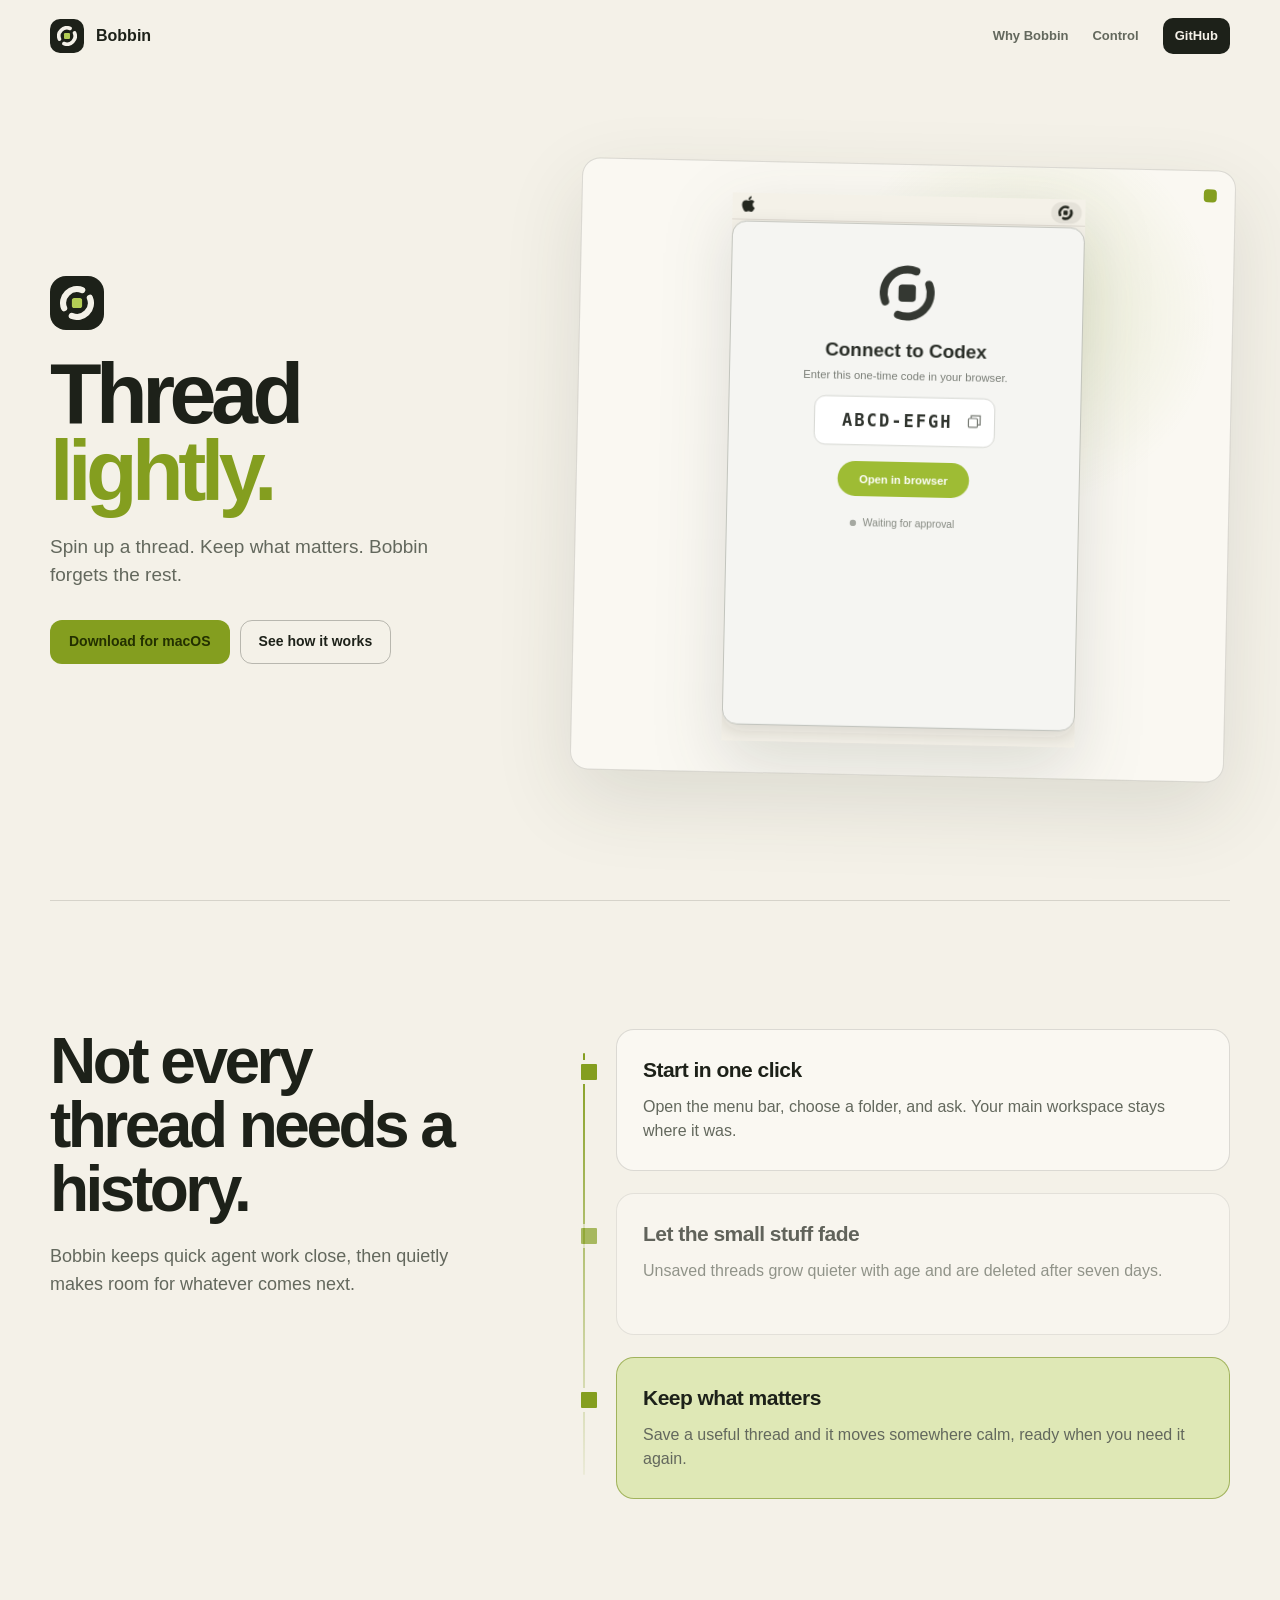
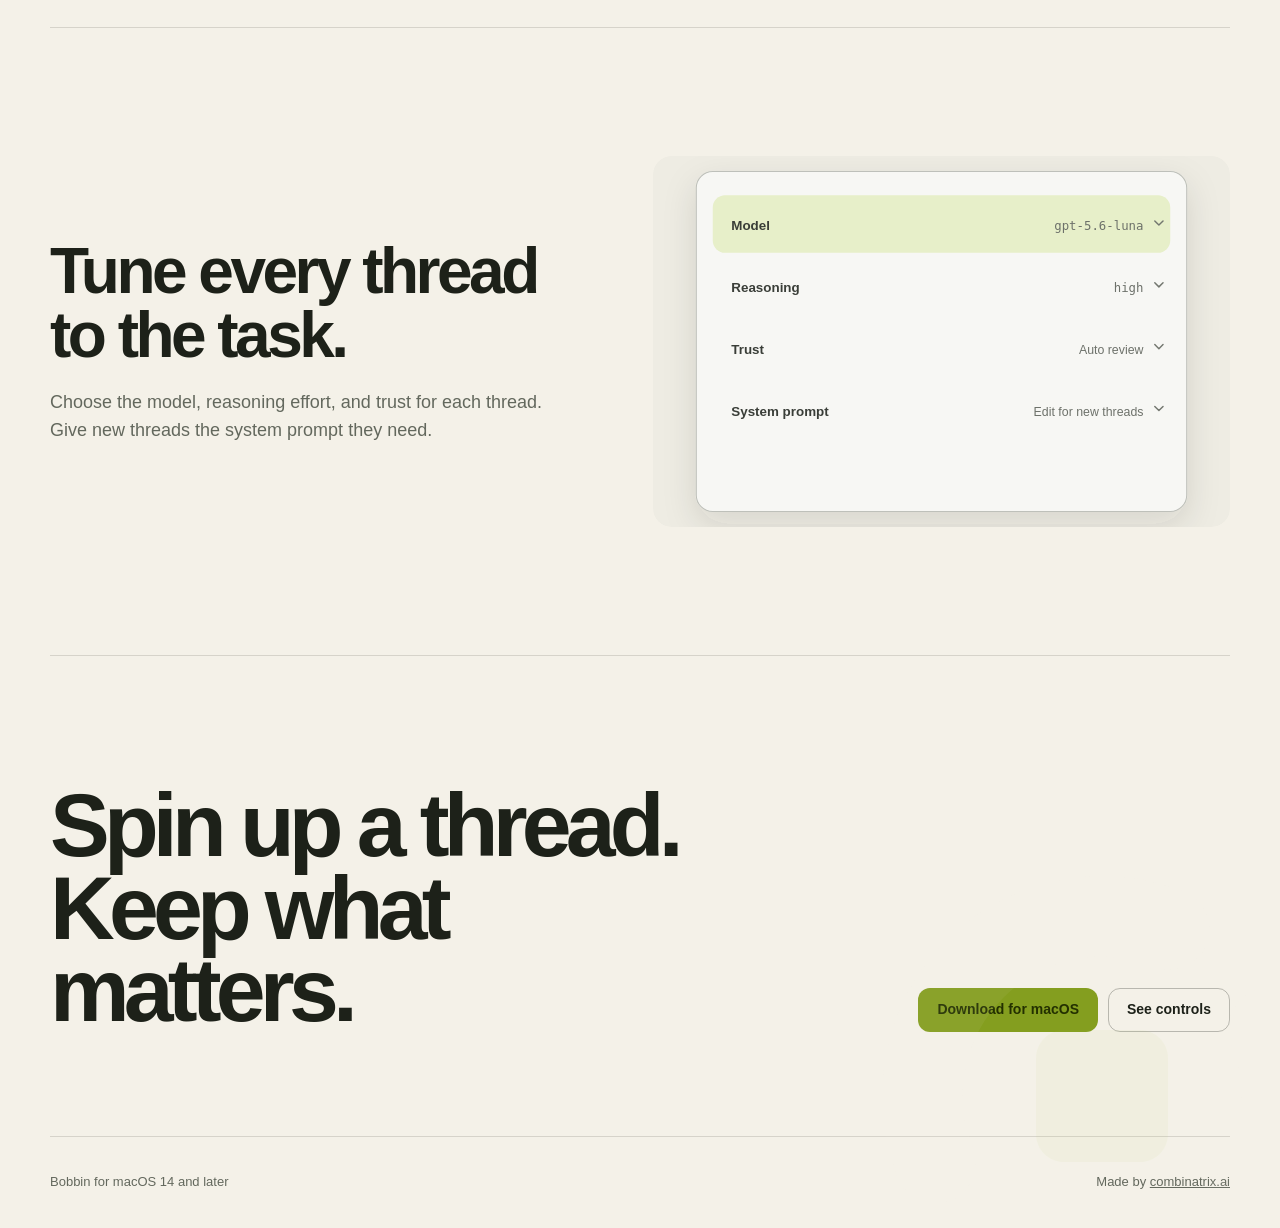
<file: docs/index.html>
<!DOCTYPE html>
<html lang="en">
<head>
  <meta charset="utf-8">
  <meta name="viewport" content="width=device-width, initial-scale=1">
  <meta name="description" content="Spin up a thread. Keep what matters. Bobbin forgets the rest.">
  <meta name="theme-color" content="#f4f1e8" media="(prefers-color-scheme: light)">
  <meta name="theme-color" content="#171914" media="(prefers-color-scheme: dark)">
  <meta property="og:type" content="website">
  <meta property="og:title" content="Bobbin | Thread lightly">
  <meta property="og:description" content="Spin up a thread. Keep what matters. Bobbin forgets the rest.">
  <meta property="og:url" content="https://bobbin.combinatrix.ai/">
  <meta property="og:image" content="https://bobbin.combinatrix.ai/images/bobbin-hero.png">
  <meta name="twitter:card" content="summary_large_image">
  <meta name="twitter:title" content="Bobbin | Thread lightly">
  <meta name="twitter:description" content="Spin up a thread. Keep what matters. Bobbin forgets the rest.">
  <meta name="twitter:image" content="https://bobbin.combinatrix.ai/images/bobbin-hero.png">
  <title>Bobbin | Thread lightly</title>
  <link rel="canonical" href="https://bobbin.combinatrix.ai/">
  <link rel="icon" href="bobbin-mark.svg" type="image/svg+xml">
  <link rel="stylesheet" href="styles.css">
  <style>
    .site-shell {
      overflow: hidden;
    }

    .site-nav {
      display: flex;
      width: min(100% - 48px, 1180px);
      height: 72px;
      align-items: center;
      justify-content: space-between;
      margin: 0 auto;
    }

    .site-brand {
      display: inline-flex;
      gap: 12px;
      align-items: center;
      color: var(--ink);
      font-size: 16px;
      font-weight: 760;
      text-decoration: none;
    }

    .site-brand .brand-mark {
      width: 34px;
      height: 34px;
      border-radius: 10px;
      padding: 7px;
    }

    .site-nav__links {
      display: flex;
      gap: 24px;
      align-items: center;
      font-size: 13px;
      font-weight: 640;
    }

    .site-nav__links a {
      color: var(--ink-soft);
      text-decoration: none;
    }

    .site-nav__links a:hover {
      color: var(--ink);
    }

    .site-nav__links .nav-cta {
      padding: 8px 12px;
      border-radius: 10px;
      background: var(--ink);
      color: var(--paper);
    }

    .site-main {
      width: min(100% - 48px, 1180px);
      margin: 0 auto;
    }

    .site-hero {
      display: grid;
      grid-template-columns: minmax(0, 0.8fr) minmax(420px, 1.2fr);
      gap: clamp(48px, 7vw, 96px);
      align-items: center;
      min-height: calc(100dvh - 72px);
      padding: 54px 0 86px;
    }

    .site-hero > * {
      min-width: 0;
    }

    .hero-mark {
      width: 54px;
      height: 54px;
      margin-bottom: 26px;
      border-radius: 16px;
      background: #1d2119;
      padding: 10px;
    }

    .site-hero h1 {
      max-width: 620px;
      margin: 0;
      font-size: clamp(54px, 6.6vw, 96px);
      font-weight: 760;
      letter-spacing: -0.065em;
      line-height: 0.9;
    }

    .site-hero h1 span {
      color: var(--accent);
    }

    .site-hero__lead {
      max-width: 500px;
      margin: 24px 0 30px;
      color: var(--ink-soft);
      font-size: 19px;
      line-height: 1.5;
    }

    .site-hero .screenshot-slot {
      min-height: 610px;
      transform: rotate(1.2deg);
    }

    .site-hero .screenshot-slot::after {
      position: absolute;
      top: 18px;
      right: 18px;
      width: 13px;
      height: 13px;
      border-radius: 4px;
      background: var(--accent);
      content: "";
    }

    .section {
      padding: 128px 0;
      border-top: 1px solid var(--line);
    }

    .section-heading {
      max-width: 700px;
      margin: 0;
      font-size: clamp(38px, 5vw, 68px);
      font-weight: 730;
      letter-spacing: -0.055em;
      line-height: 1;
    }

    .section-lead {
      max-width: 560px;
      margin: 22px 0 0;
      color: var(--ink-soft);
      font-size: 18px;
    }

    .thread-life {
      position: relative;
      display: grid;
      grid-template-columns: 0.8fr 1.2fr;
      gap: 80px;
      align-items: start;
    }

    .thread-life__story {
      position: relative;
      display: grid;
      gap: 22px;
      margin: 0;
      padding-left: 46px;
      list-style: none;
    }

    .thread-life__story::before {
      position: absolute;
      top: 24px;
      bottom: 24px;
      left: 13px;
      width: 2px;
      border-radius: 999px;
      background: linear-gradient(var(--accent), color-mix(in srgb, var(--accent) 8%, transparent));
      content: "";
    }

    .life-step {
      position: relative;
      min-height: 142px;
      padding: 24px 26px;
      border: 1px solid var(--line);
      border-radius: var(--radius);
      background: var(--paper-raised);
    }

    .life-step::before {
      position: absolute;
      top: 30px;
      left: -40px;
      width: 16px;
      height: 16px;
      border: 4px solid var(--paper);
      border-radius: 5px;
      background: var(--accent);
      content: "";
    }

    .life-step h3 {
      margin: 0 0 8px;
      font-size: 21px;
      letter-spacing: -0.025em;
    }

    .life-step p {
      margin: 0;
      color: var(--ink-soft);
    }

    .life-step.fade {
      opacity: 0.68;
    }

    .life-step.keep {
      border-color: color-mix(in srgb, var(--accent) 52%, var(--line));
      background: var(--accent-soft);
    }

    .control-layout {
      display: grid;
      grid-template-columns: minmax(0, 0.95fr) minmax(440px, 1.05fr);
      gap: 80px;
      align-items: center;
    }

    .control-demo {
      display: block;
      width: 100%;
      height: auto;
      border-radius: var(--radius);
    }

    .closing {
      position: relative;
      display: grid;
      grid-template-columns: 1fr auto;
      gap: 48px;
      align-items: end;
      padding-bottom: 104px;
    }

    .closing::after {
      position: absolute;
      right: -92px;
      bottom: -180px;
      width: 440px;
      height: 440px;
      background: url("bobbin-mark.svg") center / contain no-repeat;
      content: "";
      opacity: 0.055;
      pointer-events: none;
    }

    .closing h2 {
      max-width: 700px;
      margin: 0;
      font-size: clamp(46px, 7vw, 92px);
      letter-spacing: -0.065em;
      line-height: 0.92;
    }

    .site-footer {
      display: flex;
      width: min(100% - 48px, 1180px);
      min-height: 92px;
      align-items: center;
      justify-content: space-between;
      margin: 0 auto;
      border-top: 1px solid var(--line);
      color: var(--ink-soft);
      font-size: 13px;
    }

    @media (max-width: 900px) {
      .site-hero,
      .thread-life,
      .control-layout {
        grid-template-columns: 1fr;
      }

      .site-hero {
        min-height: auto;
      }

      .site-hero .screenshot-slot {
        min-height: 500px;
        transform: none;
      }

      .thread-life,
      .control-layout {
        gap: 48px;
      }
    }

    @media (max-width: 720px) {
      .site-nav,
      .site-main,
      .site-footer {
        width: min(100% - 32px, 1180px);
      }

      .site-nav__links a:not(.nav-cta) {
        display: none;
      }

      .site-hero {
        gap: 50px;
        padding: 54px 0 72px;
      }

      .site-hero h1 {
        font-size: clamp(52px, 17vw, 72px);
      }

      .site-hero h1 span {
        display: block;
      }

      .site-hero__lead {
        font-size: 17px;
      }

      .site-hero .screenshot-slot {
        min-height: 360px;
      }

      .section {
        padding: 88px 0;
      }

      .thread-life__story {
        padding-left: 36px;
      }

      .life-step::before {
        left: -31px;
      }

      .closing {
        grid-template-columns: 1fr;
      }

      .closing .button-row {
        width: 100%;
      }

      .site-footer {
        gap: 14px;
        align-items: flex-start;
        flex-direction: column;
        justify-content: center;
      }
    }
  </style>
</head>
<body>
  <div class="site-shell">
    <nav class="site-nav" aria-label="Primary navigation">
      <a class="site-brand" href="#top">
        <img class="brand-mark" src="bobbin-mark.svg" alt="">
        <span>Bobbin</span>
      </a>
      <div class="site-nav__links">
        <a href="#why">Why Bobbin</a>
        <a href="#control">Control</a>
        <a class="nav-cta" href="https://github.com/combinatrix-ai/bobbin">GitHub</a>
      </div>
    </nav>

    <main class="site-main" id="top">
      <section class="site-hero" aria-labelledby="hero-title">
        <div>
          <img class="hero-mark" src="bobbin-mark.svg" alt="Bobbin mark">
          <h1 id="hero-title">Thread <span>lightly.</span></h1>
          <p class="site-hero__lead">Spin up a thread. Keep what matters. Bobbin forgets the rest.</p>
          <div class="button-row">
            <a class="button" href="https://github.com/combinatrix-ai/bobbin/releases/latest/download/Bobbin-v0.1.1.dmg">Download for macOS</a>
            <a class="button secondary" href="#why">See how it works</a>
          </div>
        </div>
        <div class="screenshot-slot has-product-shot">
          <img class="product-shot" src="images/bobbin-menubar-demo.svg" alt="Bobbin creates a thread, uses tools, answers, and saves it from the menu bar">
        </div>
      </section>

      <section class="section thread-life" id="why" aria-labelledby="why-title">
        <div>
          <h2 class="section-heading" id="why-title">Not every thread needs a history.</h2>
          <p class="section-lead">Bobbin keeps quick agent work close, then quietly makes room for whatever comes next.</p>
        </div>
        <ul class="thread-life__story">
          <li class="life-step">
            <h3>Start in one click</h3>
            <p>Open the menu bar, choose a folder, and ask. Your main workspace stays where it was.</p>
          </li>
          <li class="life-step fade">
            <h3>Let the small stuff fade</h3>
            <p>Unsaved threads grow quieter with age and are deleted after seven days.</p>
          </li>
          <li class="life-step keep">
            <h3>Keep what matters</h3>
            <p>Save a useful thread and it moves somewhere calm, ready when you need it again.</p>
          </li>
        </ul>
      </section>

      <section class="section control-layout" id="control" aria-labelledby="control-title">
        <div>
          <h2 class="section-heading" id="control-title">Tune every thread to the task.</h2>
          <p class="section-lead">Choose the model, reasoning effort, and trust for each thread. Give new threads the system prompt they need.</p>
        </div>
        <img class="control-demo" src="images/bobbin-controls-demo.svg" alt="Bobbin cycles through model, reasoning, trust, and system prompt settings">
      </section>

      <section class="section closing" id="get" aria-labelledby="get-title">
        <h2 id="get-title">Spin up a thread. Keep what matters.</h2>
        <div class="button-row">
          <a class="button" href="https://github.com/combinatrix-ai/bobbin/releases/latest/download/Bobbin-v0.1.1.dmg">Download for macOS</a>
          <a class="button secondary" href="#control">See controls</a>
        </div>
      </section>
    </main>

    <footer class="site-footer">
      <span>Bobbin for macOS 14 and later</span>
      <span>Made by <a href="https://combinatrix.ai/">combinatrix.ai</a></span>
    </footer>
  </div>
</body>
</html>
</file>
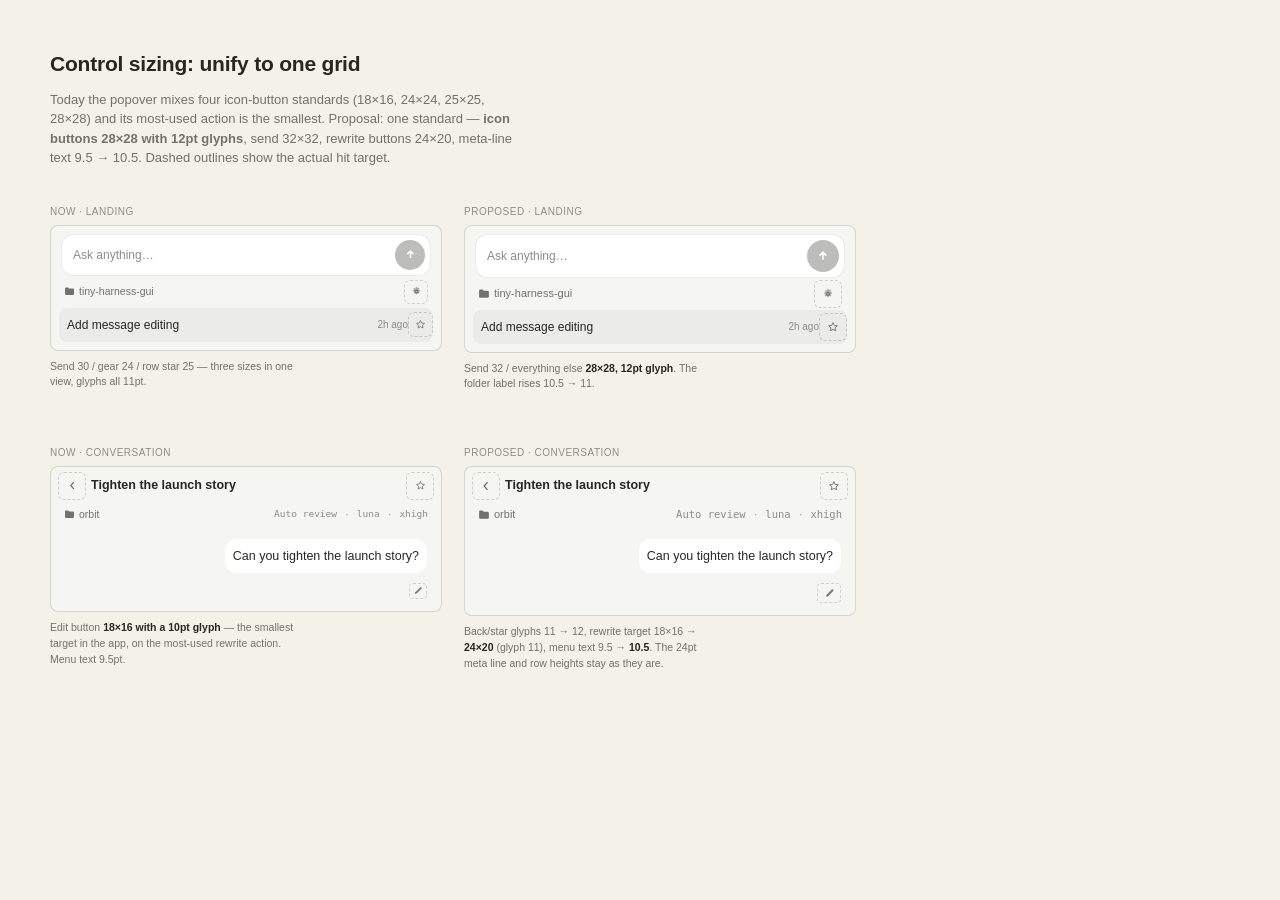
<file: mockups/control-sizing.html>
<!doctype html>
<html lang="en">
<head>
<meta charset="utf-8">
<meta name="viewport" content="width=device-width, initial-scale=1">
<title>Bobbin: control sizing</title>
<style>
  :root {
    --page:#f4f1e8; --chrome:#f5f5f2; --field:#fff; --ink:#252820; --muted:#6f736d;
    --muted-2:#8b8e88; --hairline:rgba(37,40,32,.09); --hairline-2:rgba(37,40,32,.16);
    --accent:#a8c247; --radius:13px; --hover:rgba(37,40,32,.05);
  }
  * { box-sizing:border-box; }
  body { margin:0; padding:48px 28px 96px; background:var(--page); color:var(--ink);
         font:13px/1.5 -apple-system, BlinkMacSystemFont, "Segoe UI", sans-serif; }
  .wrap { max-width:1180px; margin:0 auto; }
  header { max-width:66ch; margin-bottom:36px; }
  h1 { margin:0 0 10px; font-size:21px; font-weight:600; letter-spacing:-.01em; }
  header p { margin:0 0 6px; color:var(--muted); }
  code { font:11px ui-monospace, SFMono-Regular, Menlo, monospace; color:var(--ink); }

  .cols { display:grid; grid-template-columns:repeat(auto-fit, minmax(300px, 392px));
          gap:16px 22px; justify-content:start; }
  figcaption { font-size:10px; letter-spacing:.05em; text-transform:uppercase;
               color:var(--muted-2); margin-bottom:6px; }
  figure { margin:0 0 26px; min-width:0; }
  .note { font-size:10.5px; color:var(--muted); margin-top:8px; max-width:44ch; }
  .note b { color:var(--ink); }

  .pop { width:392px; max-width:100%; background:var(--chrome);
         border:1px solid var(--hairline-2); border-radius:8px; overflow:hidden; }

  .ic { flex:none; }
  .composer-slot { padding:8px 10px 6px; }
  .field { background:var(--field); border:1px solid var(--hairline); border-radius:var(--radius);
           display:flex; align-items:center; gap:8px; padding:5px 5px 5px 11px; }
  .ph { flex:1 1 auto; font-size:12px; color:var(--muted-2); }
  .send { flex:none; display:grid; place-items:center; border-radius:50%;
          background:var(--ink); color:var(--chrome); opacity:.3; }
  .meta { display:flex; align-items:center; gap:7px; height:24px; padding:0 13px 4px; }
  .meta .spacer { flex:1 1 auto; }
  .iconbtn { flex:none; display:grid; place-items:center; border-radius:6px; color:var(--muted);
             outline:1px dashed rgba(37,40,32,.18); outline-offset:-1px; }
  .folder { display:inline-flex; align-items:center; gap:4px; color:var(--muted); }
  .folder svg { flex:none; }
  .opt { font-family:ui-monospace, SFMono-Regular, Menlo, monospace; color:var(--muted-2); }
  .dotsep { font:9.5px ui-monospace, Menlo, monospace; color:var(--muted-2); opacity:.7; }

  .rows { padding:2px 8px 8px; display:grid; gap:1px; }
  .trow { display:flex; align-items:center; border-radius:8px; font-size:12px; }
  .trow .main { flex:1 1 auto; display:flex; align-items:center; gap:7px; padding:8px 0 8px 8px; }
  .trow .t { font-weight:500; }
  .trow .when { margin-left:auto; font-size:10px; color:var(--muted-2); }
  .trow.hov { background:var(--hover); }
  .star { flex:none; display:grid; place-items:center; color:var(--muted);
          outline:1px dashed rgba(37,40,32,.18); outline-offset:-1px; border-radius:6px; }

  .msgs { padding:10px 14px 12px; display:grid; gap:10px; }
  .bubble { justify-self:end; max-width:85%; background:var(--field); border-radius:12px;
            padding:8px; font-size:12.5px; }
  .rw { display:flex; justify-content:flex-end; }
  .rwbtn { display:grid; place-items:center; color:var(--muted); opacity:.9;
           outline:1px dashed rgba(37,40,32,.18); outline-offset:-1px; border-radius:4px; }

  .convo-head { display:flex; align-items:center; gap:5px; height:38px; padding:0 7px; }
  .title { flex:1 1 auto; font-size:12.5px; font-weight:600; }

  @media (prefers-color-scheme: dark) {
    :root { --page:#171914; --chrome:#22241d; --field:#2b2e26; --ink:#f2f0e8;
            --muted:#a9ad9f; --muted-2:#83877c; --hairline:rgba(242,240,232,.11);
            --hairline-2:rgba(242,240,232,.2); --hover:rgba(242,240,232,.07); }
    .iconbtn, .star, .rwbtn { outline-color:rgba(242,240,232,.25); }
  }
</style>
</head>
<body>
<svg width="0" height="0" style="position:absolute" aria-hidden="true">
  <symbol id="i-gear" viewBox="0 0 16 16"><path fill="currentColor" d="M8 5.2A2.8 2.8 0 1 0 8 10.8 2.8 2.8 0 0 0 8 5.2m0 1.4a1.4 1.4 0 1 1 0 2.8 1.4 1.4 0 0 1 0-2.8"/><path fill="currentColor" d="M7.2 1h1.6l.25 1.5.9.37 1.25-.85 1.13 1.13-.85 1.25.37.9L13.4 6.2v1.6l-1.5.25-.37.9.85 1.25-1.13 1.13-1.25-.85-.9.37L8.8 12.4H7.2l-.25-1.5-.9-.37-1.25.85-1.13-1.13.85-1.25-.37-.9L2.6 7.8V6.2l1.5-.25.37-.9-.85-1.25 1.13-1.13 1.25.85.9-.37z" opacity=".55"/></symbol>
  <symbol id="i-folder" viewBox="0 0 16 16"><path fill="currentColor" d="M1.5 3.5A1.5 1.5 0 0 1 3 2h3l1.5 1.75H13A1.5 1.5 0 0 1 14.5 5.25v6.25A1.5 1.5 0 0 1 13 13H3a1.5 1.5 0 0 1-1.5-1.5z"/></symbol>
  <symbol id="i-send" viewBox="0 0 16 16"><path fill="none" stroke="currentColor" stroke-width="2.2" d="M8 13V3M3.5 7.5 8 3l4.5 4.5"/></symbol>
  <symbol id="i-back" viewBox="0 0 16 16"><path fill="none" stroke="currentColor" stroke-width="1.8" stroke-linecap="round" stroke-linejoin="round" d="m9.5 3.5-4 4.5 4 4.5"/></symbol>
  <symbol id="i-star" viewBox="0 0 16 16"><path fill="none" stroke="currentColor" stroke-width="1.2" d="m8 2.2 1.72 3.72 4.08.44-3.04 2.75.84 4.01L8 11.1l-3.6 2.02.84-4.01L2.2 6.36l4.08-.44z"/></symbol>
  <symbol id="i-pencil" viewBox="0 0 16 16"><path fill="currentColor" d="M11.3 2.2a1.6 1.6 0 0 1 2.26 2.26l-7.6 7.6-3.06.8.8-3.06z"/></symbol>
</svg>

<div class="wrap">

<header>
  <h1>Control sizing: unify to one grid</h1>
  <p>Today the popover mixes four icon-button standards (18×16, 24×24, 25×25, 28×28) and its most-used action is the smallest. Proposal: one standard — <b>icon buttons 28×28 with 12pt glyphs</b>, send 32×32, rewrite buttons 24×20, meta-line text 9.5 → 10.5. Dashed outlines show the actual hit target.</p>
</header>

<div class="cols">

  <figure>
    <figcaption>Now · landing</figcaption>
    <div class="pop">
      <div class="composer-slot">
        <div class="field">
          <span class="ph">Ask anything…</span>
          <span class="send" style="width:30px;height:30px"><svg class="ic" width="11" height="11"><use href="#i-send"/></svg></span>
        </div>
      </div>
      <div class="meta">
        <span class="folder" style="font-size:10.5px"><svg class="ic" width="11" height="11"><use href="#i-folder"/></svg>tiny-harness-gui</span>
        <span class="spacer"></span>
        <span class="iconbtn" style="width:24px;height:24px"><svg class="ic" width="11" height="11"><use href="#i-gear"/></svg></span>
      </div>
      <div class="rows">
        <div class="trow hov"><div class="main"><span class="t">Add message editing</span><span class="when">2h ago</span></div><span class="star" style="width:25px;height:25px"><svg class="ic" width="11" height="11"><use href="#i-star"/></svg></span></div>
      </div>
    </div>
    <p class="note">Send 30 / gear 24 / row star 25 — three sizes in one view, glyphs all 11pt.</p>
  </figure>

  <figure>
    <figcaption>Proposed · landing</figcaption>
    <div class="pop">
      <div class="composer-slot">
        <div class="field">
          <span class="ph">Ask anything…</span>
          <span class="send" style="width:32px;height:32px"><svg class="ic" width="12" height="12"><use href="#i-send"/></svg></span>
        </div>
      </div>
      <div class="meta">
        <span class="folder" style="font-size:11px"><svg class="ic" width="12" height="12"><use href="#i-folder"/></svg>tiny-harness-gui</span>
        <span class="spacer"></span>
        <span class="iconbtn" style="width:28px;height:28px"><svg class="ic" width="12" height="12"><use href="#i-gear"/></svg></span>
      </div>
      <div class="rows">
        <div class="trow hov"><div class="main"><span class="t">Add message editing</span><span class="when">2h ago</span></div><span class="star" style="width:28px;height:28px"><svg class="ic" width="12" height="12"><use href="#i-star"/></svg></span></div>
      </div>
    </div>
    <p class="note">Send 32 / everything else <b>28×28, 12pt glyph</b>. The folder label rises 10.5 → 11.</p>
  </figure>

  <figure>
    <figcaption>Now · conversation</figcaption>
    <div class="pop">
      <div class="convo-head">
        <span class="iconbtn" style="width:28px;height:28px"><svg class="ic" width="11" height="11"><use href="#i-back"/></svg></span>
        <span class="title">Tighten the launch story</span>
        <span class="iconbtn" style="width:28px;height:28px"><svg class="ic" width="11" height="11"><use href="#i-star"/></svg></span>
      </div>
      <div class="meta">
        <span class="folder" style="font-size:10.5px"><svg class="ic" width="11" height="11"><use href="#i-folder"/></svg>orbit</span>
        <span class="spacer"></span>
        <span class="opt" style="font-size:9.5px">Auto review</span><span class="dotsep">·</span>
        <span class="opt" style="font-size:9.5px">luna</span><span class="dotsep">·</span>
        <span class="opt" style="font-size:9.5px">xhigh</span>
      </div>
      <div class="msgs">
        <div class="bubble">Can you tighten the launch story?</div>
        <div class="rw"><span class="rwbtn" style="width:18px;height:16px"><svg class="ic" width="10" height="10"><use href="#i-pencil"/></svg></span></div>
      </div>
    </div>
    <p class="note">Edit button <b>18×16 with a 10pt glyph</b> — the smallest target in the app, on the most-used rewrite action. Menu text 9.5pt.</p>
  </figure>

  <figure>
    <figcaption>Proposed · conversation</figcaption>
    <div class="pop">
      <div class="convo-head">
        <span class="iconbtn" style="width:28px;height:28px"><svg class="ic" width="12" height="12"><use href="#i-back"/></svg></span>
        <span class="title">Tighten the launch story</span>
        <span class="iconbtn" style="width:28px;height:28px"><svg class="ic" width="12" height="12"><use href="#i-star"/></svg></span>
      </div>
      <div class="meta">
        <span class="folder" style="font-size:11px"><svg class="ic" width="12" height="12"><use href="#i-folder"/></svg>orbit</span>
        <span class="spacer"></span>
        <span class="opt" style="font-size:10.5px">Auto review</span><span class="dotsep">·</span>
        <span class="opt" style="font-size:10.5px">luna</span><span class="dotsep">·</span>
        <span class="opt" style="font-size:10.5px">xhigh</span>
      </div>
      <div class="msgs">
        <div class="bubble">Can you tighten the launch story?</div>
        <div class="rw"><span class="rwbtn" style="width:24px;height:20px"><svg class="ic" width="11" height="11"><use href="#i-pencil"/></svg></span></div>
      </div>
    </div>
    <p class="note">Back/star glyphs 11 → 12, rewrite target 18×16 → <b>24×20</b> (glyph 11), menu text 9.5 → <b>10.5</b>. The 24pt meta line and row heights stay as they are.</p>
  </figure>

</div>
</div>
</body>
</html>
</file>
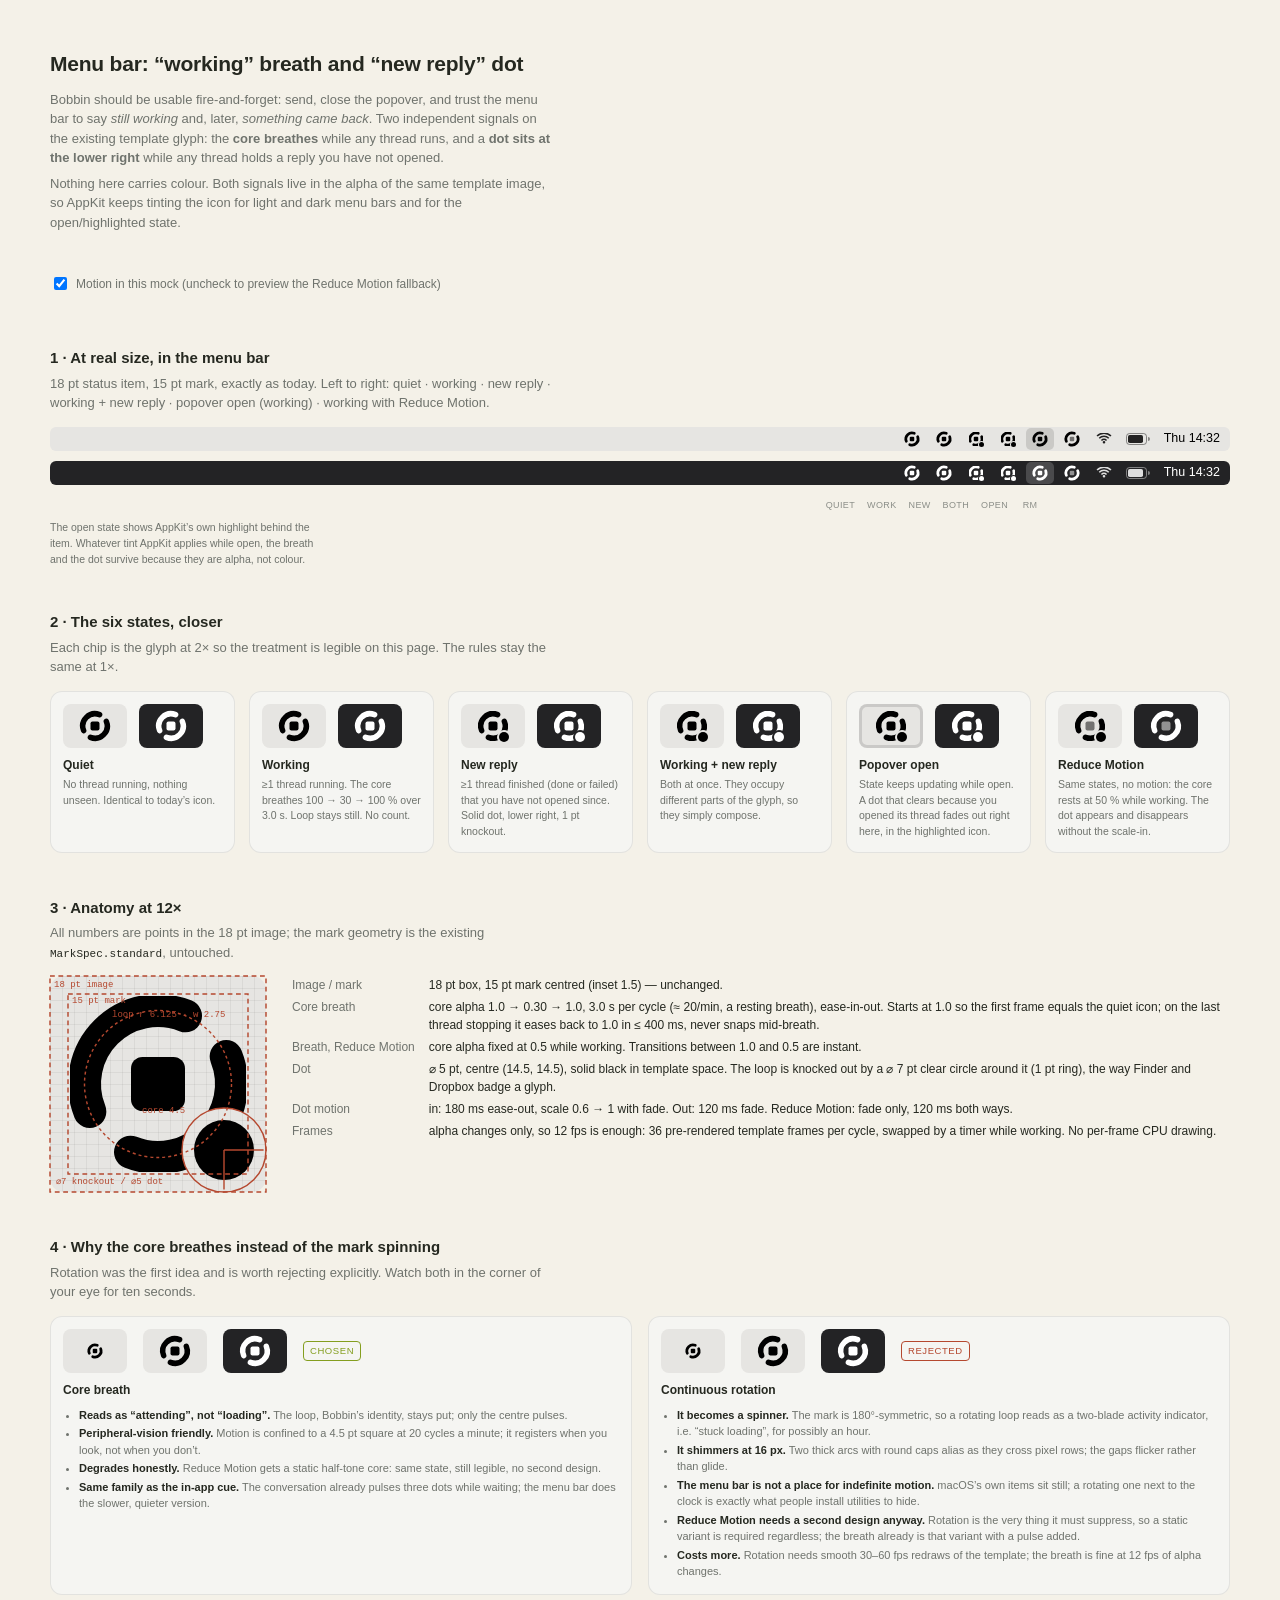
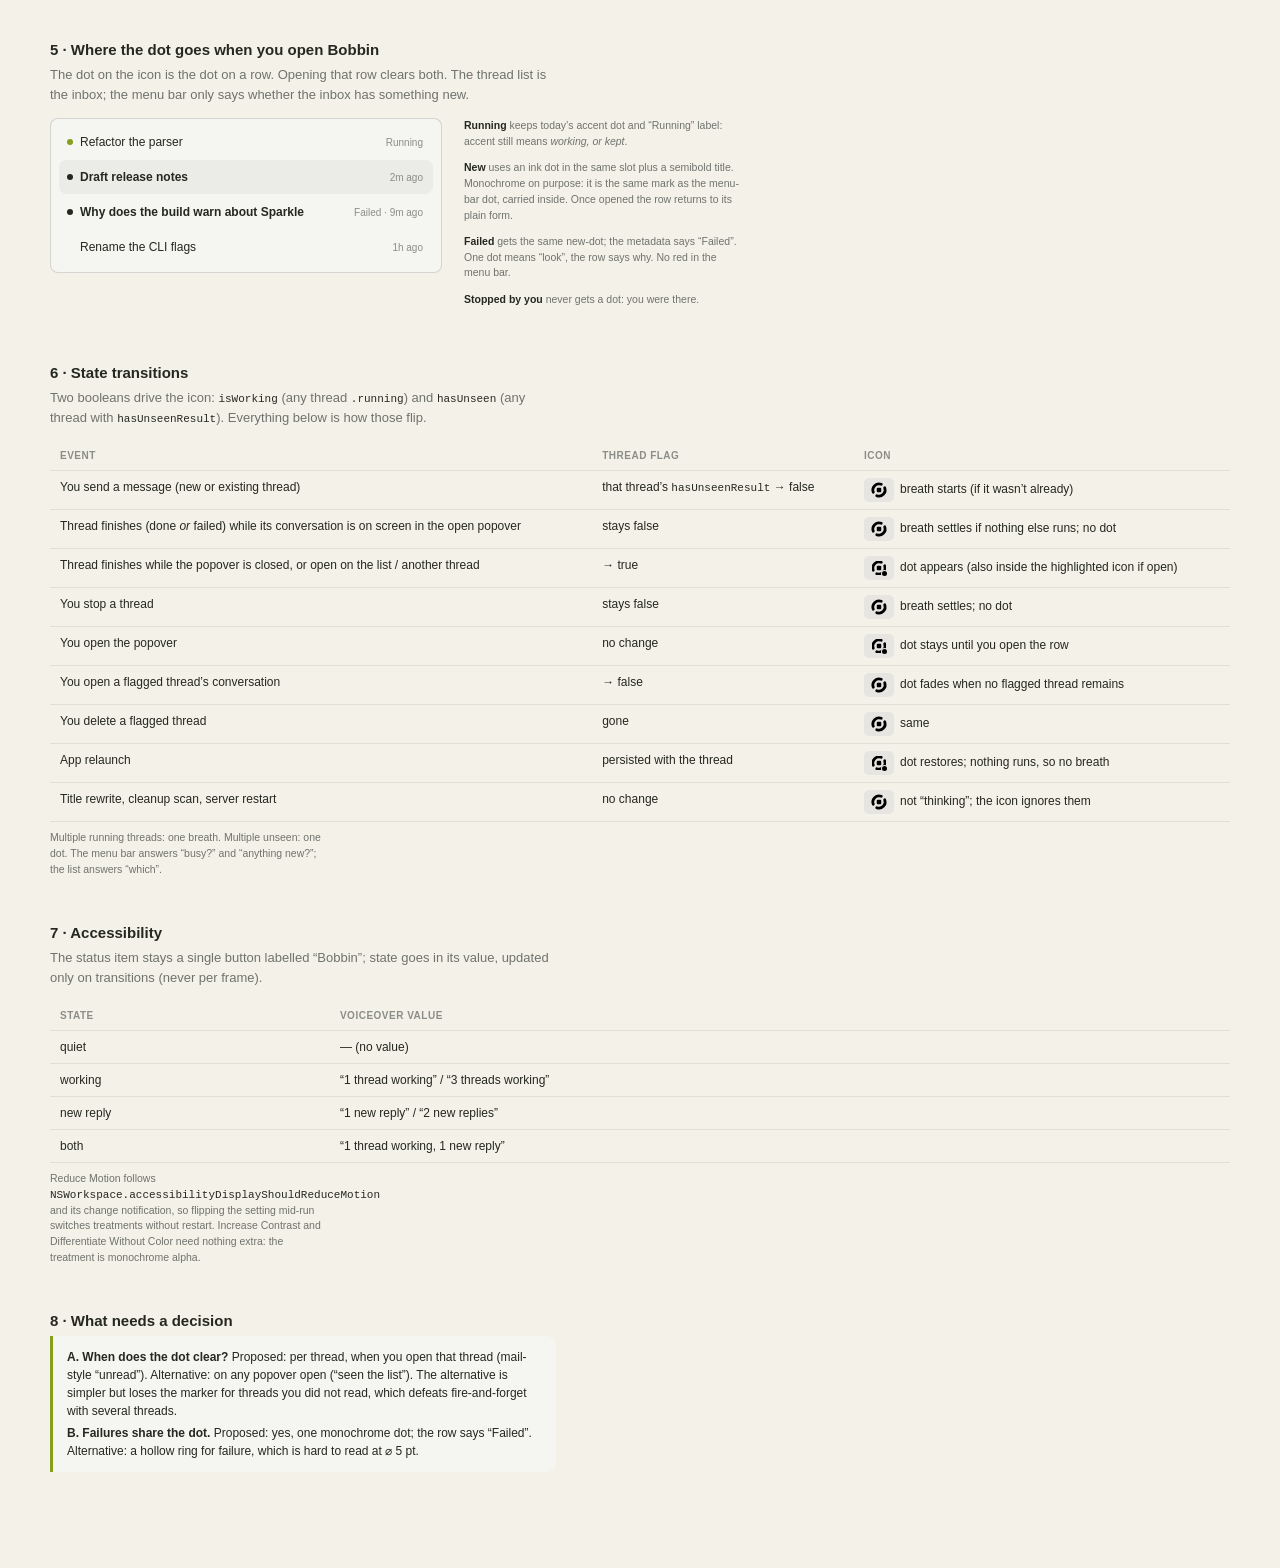
<file: mockups/menubar-activity-notification.html>
<!doctype html>
<html lang="en">
<head>
<meta charset="utf-8">
<meta name="viewport" content="width=device-width, initial-scale=1">
<title>Bobbin: menu bar activity + new reply</title>
<style>
  :root {
    --page:#f4f1e8; --chrome:#f5f5f2; --field:#fff; --ink:#252820; --muted:#6f736d;
    --muted-2:#8b8e88; --hairline:rgba(37,40,32,.09); --hairline-2:rgba(37,40,32,.16);
    --accent:#849e1f; --hover:rgba(37,40,32,.05); --bad:#b5482f;
    /* the two macOS menu bars, fixed regardless of page theme */
    --bar-light:#e6e5e2; --bar-light-ink:#000; --bar-light-hi:rgba(0,0,0,.12);
    --bar-dark:#232325;  --bar-dark-ink:#fff;  --bar-dark-hi:rgba(255,255,255,.18);
  }
  * { box-sizing:border-box; }
  body { margin:0; padding:48px 28px 96px; background:var(--page); color:var(--ink);
         font:13px/1.5 -apple-system, BlinkMacSystemFont, "Segoe UI", sans-serif; }
  .wrap { max-width:1180px; margin:0 auto; }
  header { max-width:70ch; margin-bottom:34px; }
  h1 { margin:0 0 10px; font-size:21px; font-weight:600; letter-spacing:-.01em; }
  h2 { margin:44px 0 4px; font-size:15px; font-weight:600; }
  h2 + p { margin:0 0 14px; color:var(--muted); max-width:70ch; }
  header p { margin:0 0 6px; color:var(--muted); }
  code { font:11px ui-monospace, SFMono-Regular, Menlo, monospace; color:var(--ink); }
  .note { font-size:10.5px; color:var(--muted); margin-top:8px; max-width:48ch; }
  .note b { color:var(--ink); }
  .tag { display:inline-block; font-size:9.5px; letter-spacing:.06em; text-transform:uppercase;
         padding:2px 6px; border-radius:4px; border:1px solid var(--hairline-2); color:var(--muted); }
  .tag.yes { border-color:var(--accent); color:var(--accent); }
  .tag.no  { border-color:var(--bad); color:var(--bad); }

  /* ---- motion toggle ---- */
  .toolbar { position:sticky; top:0; z-index:2; display:flex; gap:12px; align-items:center;
             padding:8px 0 10px; margin-bottom:6px; background:var(--page); }
  .toolbar label { display:inline-flex; gap:6px; align-items:center; font-size:12px; color:var(--muted); }

  /* ---- fake macOS menu bars ---- */
  .bars { display:grid; gap:10px; }
  .bar { height:24px; display:flex; align-items:center; justify-content:flex-end; gap:4px;
         padding:0 10px; border-radius:6px; font-size:12.5px; }
  .bar.light { background:var(--bar-light); color:var(--bar-light-ink); }
  .bar.dark  { background:var(--bar-dark);  color:var(--bar-dark-ink); }
  .bar .it { display:grid; place-items:center; height:22px; min-width:28px; padding:0 4px; border-radius:5px; }
  .bar.light .it.open { background:var(--bar-light-hi); }
  .bar.dark  .it.open { background:var(--bar-dark-hi); }
  .bar .sys { opacity:.85; }
  .bar .clock { margin-left:6px; font-variant-numeric:tabular-nums; }
  .bar-labels { display:flex; justify-content:flex-end; gap:4px; padding:0 10px 0 0; margin:4px 0 0; }
  .bar-labels span { min-width:28px; padding:0 4px; text-align:center; font-size:9px; letter-spacing:.04em;
                     text-transform:uppercase; color:var(--muted-2); }
  .bar-labels .pad { min-width:0; width:172px; }

  /* ---- state cards ---- */
  .grid { display:grid; grid-template-columns:repeat(auto-fill, minmax(168px, 1fr)); gap:14px; }
  .card { border:1px solid var(--hairline); border-radius:12px; background:var(--chrome); padding:12px; }
  .card .stage { display:flex; gap:12px; align-items:center; margin-bottom:8px; }
  .card .chip { display:grid; place-items:center; width:64px; height:44px; border-radius:8px; }
  .chip.light { background:var(--bar-light); color:#000; }
  .chip.dark  { background:var(--bar-dark);  color:#fff; }
  .chip.open-chip { box-shadow:inset 0 0 0 3px var(--bar-light-hi); }
  .card h3 { margin:0 0 3px; font-size:12px; font-weight:600; }
  .card p { margin:0; font-size:10.5px; color:var(--muted); }

  /* ---- the mark ---- */
  svg.mark { display:block; overflow:visible; }
  .core.breath { animation:breath 3s ease-in-out infinite; }
  .core.rm { opacity:.5; }
  .badge.enter { animation:badge-in .18s ease-out both; }
  .spin { animation:spin 2s linear infinite; transform-origin:9px 9px; }
  @keyframes breath { 0%,100% { opacity:1; } 50% { opacity:.3; } }
  @keyframes badge-in { from { opacity:0; transform:scale(.6); transform-origin:14.5px 14.5px; } to { opacity:1; transform:none; } }
  @keyframes spin { to { transform:rotate(360deg); } }
  body.no-motion .core.breath { animation:none; opacity:.5; }
  body.no-motion .badge.enter { animation:none; }
  body.no-motion .spin { animation:none; }

  /* ---- anatomy ---- */
  .anatomy { display:grid; grid-template-columns:auto 1fr; gap:26px; align-items:start; }
  .anatomy .zoom { position:relative; width:216px; height:216px; border-radius:14px;
                   background:var(--bar-light); color:#000;
                   background-image:linear-gradient(rgba(0,0,0,.05) 1px, transparent 1px),
                                    linear-gradient(90deg, rgba(0,0,0,.05) 1px, transparent 1px);
                   background-size:12px 12px; }
  .anatomy .zoom svg { position:absolute; inset:0; }
  .anatomy .zoom .tick { position:absolute; font:9px ui-monospace, Menlo, monospace; color:var(--bad); }
  .spec { display:grid; grid-template-columns:max-content 1fr; gap:4px 14px; font-size:12px; margin:0; }
  .spec dt { color:var(--muted); }
  .spec dd { margin:0; }
  .spec dd code { font-size:11px; }

  /* ---- comparison ---- */
  .cmp { display:grid; grid-template-columns:repeat(auto-fit, minmax(300px, 1fr)); gap:16px; }
  .cmp .card .stage { gap:16px; }
  .cmp ul { margin:8px 0 0; padding-left:16px; font-size:11px; color:var(--muted); }
  .cmp li { margin:2px 0; }
  .cmp li b { color:var(--ink); font-weight:600; }

  /* ---- popover list excerpt ---- */
  .pop { width:392px; max-width:100%; background:var(--chrome); border:1px solid var(--hairline-2);
         border-radius:8px; overflow:hidden; }
  .rows { padding:6px 8px 8px; display:grid; gap:1px; }
  .trow { display:flex; align-items:center; border-radius:8px; font-size:12px; }
  .trow .main { flex:1 1 auto; display:flex; align-items:center; gap:7px; padding:8px 0 8px 8px; }
  .trow .t { font-weight:500; }
  .trow.unseen .t { font-weight:600; }
  .trow .when { margin-left:auto; padding-right:10px; font-size:10px; color:var(--muted-2); font-variant-numeric:tabular-nums; }
  .trow.hov { background:var(--hover); }
  .dot { flex:none; width:6px; height:6px; border-radius:50%; }
  .dot.run { background:var(--accent); }
  .dot.new { background:var(--ink); }
  .dot.ghost { width:6px; }
  .side { display:grid; grid-template-columns:392px 1fr; gap:22px; align-items:start; }

  /* ---- transition table ---- */
  table { border-collapse:collapse; width:100%; font-size:12px; }
  th, td { text-align:left; vertical-align:top; padding:7px 10px; border-bottom:1px solid var(--hairline); }
  th { font-size:10px; letter-spacing:.05em; text-transform:uppercase; color:var(--muted-2); font-weight:600; }
  td.ic { white-space:nowrap; }
  td .mini { display:inline-grid; place-items:center; width:30px; height:24px; border-radius:5px;
             background:var(--bar-light); color:#000; vertical-align:middle; margin-right:6px; }
  .qs { border-left:3px solid var(--accent); padding:8px 14px; background:var(--chrome); border-radius:0 10px 10px 0; max-width:70ch; }
  .qs p { margin:4px 0; font-size:12px; }

  @media (prefers-color-scheme: dark) {
    :root { --page:#171914; --chrome:#22241d; --field:#2b2e26; --ink:#f2f0e8;
            --muted:#a9ad9f; --muted-2:#83877c; --hairline:rgba(242,240,232,.11);
            --hairline-2:rgba(242,240,232,.2); --hover:rgba(242,240,232,.07); --accent:#b8d453; --bad:#e0785d; }
  }
  @media (prefers-reduced-motion: reduce) {
    .core.breath { animation:none; opacity:.5; }
    .spin, .badge.enter { animation:none; }
  }
  @media (max-width: 860px) {
    .side, .anatomy { grid-template-columns:1fr; }
  }
</style>
</head>
<body>
<div class="wrap">
  <header>
    <h1>Menu bar: “working” breath and “new reply” dot</h1>
    <p>Bobbin should be usable fire-and-forget: send, close the popover, and trust the menu bar to say
       <em>still working</em> and, later, <em>something came back</em>. Two independent signals on the existing
       template glyph: the <b>core breathes</b> while any thread runs, and a <b>dot sits at the lower right</b>
       while any thread holds a reply you have not opened.</p>
    <p>Nothing here carries colour. Both signals live in the alpha of the same template image, so AppKit keeps
       tinting the icon for light and dark menu bars and for the open/highlighted state.</p>
  </header>

  <div class="toolbar">
    <label><input type="checkbox" id="motion" checked> Motion in this mock (uncheck to preview the Reduce Motion fallback)</label>
  </div>

  <h2>1 · At real size, in the menu bar</h2>
  <p>18 pt status item, 15 pt mark, exactly as today. Left to right: quiet · working · new reply · working + new reply · popover open (working) · working with Reduce Motion.</p>
  <div class="bars">
    <div class="bar light">
      <span class="it" data-mark="quiet"></span>
      <span class="it" data-mark="working"></span>
      <span class="it" data-mark="unseen"></span>
      <span class="it" data-mark="working unseen"></span>
      <span class="it open" data-mark="working"></span>
      <span class="it" data-mark="working rm"></span>
      <span class="it sys"><svg width="16" height="12" viewBox="0 0 16 12"><path fill="currentColor" d="M8 10.5a1.3 1.3 0 1 1 0-2.6 1.3 1.3 0 0 1 0 2.6M4.9 6.9l1.1 1.1a2.9 2.9 0 0 1 4 0l1.1-1.1a4.4 4.4 0 0 0-6.2 0M2.7 4.7l1.1 1.1a6 6 0 0 1 8.4 0l1.1-1.1a7.5 7.5 0 0 0-10.6 0M.5 2.5l1.1 1.1a9.1 9.1 0 0 1 12.8 0l1.1-1.1a10.6 10.6 0 0 0-15 0"/></svg></span>
      <span class="it sys"><svg width="24" height="12" viewBox="0 0 24 12"><rect x=".5" y=".5" width="20" height="11" rx="3" fill="none" stroke="currentColor" opacity=".5"/><rect x="2" y="2" width="15" height="8" rx="1.8" fill="currentColor"/><path d="M22 4v4a2 2 0 0 0 0-4" fill="currentColor" opacity=".5"/></svg></span>
      <span class="clock">Thu 14:32</span>
    </div>
    <div class="bar dark">
      <span class="it" data-mark="quiet"></span>
      <span class="it" data-mark="working"></span>
      <span class="it" data-mark="unseen"></span>
      <span class="it" data-mark="working unseen"></span>
      <span class="it open" data-mark="working"></span>
      <span class="it" data-mark="working rm"></span>
      <span class="it sys"><svg width="16" height="12" viewBox="0 0 16 12"><path fill="currentColor" d="M8 10.5a1.3 1.3 0 1 1 0-2.6 1.3 1.3 0 0 1 0 2.6M4.9 6.9l1.1 1.1a2.9 2.9 0 0 1 4 0l1.1-1.1a4.4 4.4 0 0 0-6.2 0M2.7 4.7l1.1 1.1a6 6 0 0 1 8.4 0l1.1-1.1a7.5 7.5 0 0 0-10.6 0M.5 2.5l1.1 1.1a9.1 9.1 0 0 1 12.8 0l1.1-1.1a10.6 10.6 0 0 0-15 0"/></svg></span>
      <span class="it sys"><svg width="24" height="12" viewBox="0 0 24 12"><rect x=".5" y=".5" width="20" height="11" rx="3" fill="none" stroke="currentColor" opacity=".5"/><rect x="2" y="2" width="15" height="8" rx="1.8" fill="currentColor"/><path d="M22 4v4a2 2 0 0 0 0-4" fill="currentColor" opacity=".5"/></svg></span>
      <span class="clock">Thu 14:32</span>
    </div>
    <div class="bar-labels">
      <span>quiet</span><span>work</span><span>new</span><span>both</span><span>open</span><span>RM</span><span class="pad"></span>
    </div>
  </div>
  <p class="note">The open state shows AppKit’s own highlight behind the item. Whatever tint AppKit applies while open, the breath and the dot survive because they are alpha, not colour.</p>

  <h2>2 · The six states, closer</h2>
  <p>Each chip is the glyph at 2× so the treatment is legible on this page. The rules stay the same at 1×.</p>
  <div class="grid">
    <div class="card"><div class="stage"><span class="chip light" data-mark="quiet" data-scale="2"></span><span class="chip dark" data-mark="quiet" data-scale="2"></span></div>
      <h3>Quiet</h3><p>No thread running, nothing unseen. Identical to today’s icon.</p></div>
    <div class="card"><div class="stage"><span class="chip light" data-mark="working" data-scale="2"></span><span class="chip dark" data-mark="working" data-scale="2"></span></div>
      <h3>Working</h3><p>≥1 thread running. The core breathes 100 → 30 → 100 % over 3.0 s. Loop stays still. No count.</p></div>
    <div class="card"><div class="stage"><span class="chip light" data-mark="unseen" data-scale="2"></span><span class="chip dark" data-mark="unseen" data-scale="2"></span></div>
      <h3>New reply</h3><p>≥1 thread finished (done or failed) that you have not opened since. Solid dot, lower right, 1 pt knockout.</p></div>
    <div class="card"><div class="stage"><span class="chip light" data-mark="working unseen" data-scale="2"></span><span class="chip dark" data-mark="working unseen" data-scale="2"></span></div>
      <h3>Working + new reply</h3><p>Both at once. They occupy different parts of the glyph, so they simply compose.</p></div>
    <div class="card"><div class="stage"><span class="chip light open-chip" data-mark="working unseen" data-scale="2"></span><span class="chip dark" data-mark="working unseen" data-scale="2"></span></div>
      <h3>Popover open</h3><p>State keeps updating while open. A dot that clears because you opened its thread fades out right here, in the highlighted icon.</p></div>
    <div class="card"><div class="stage"><span class="chip light" data-mark="working rm unseen" data-scale="2"></span><span class="chip dark" data-mark="working rm" data-scale="2"></span></div>
      <h3>Reduce Motion</h3><p>Same states, no motion: the core rests at 50 % while working. The dot appears and disappears without the scale-in.</p></div>
  </div>

  <h2>3 · Anatomy at 12×</h2>
  <p>All numbers are points in the 18 pt image; the mark geometry is the existing <code>MarkSpec.standard</code>, untouched.</p>
  <div class="anatomy">
    <div class="zoom" data-mark="working unseen anatomy" data-scale="12"></div>
    <dl class="spec">
      <dt>Image / mark</dt><dd>18 pt box, 15 pt mark centred (inset 1.5) — unchanged.</dd>
      <dt>Core breath</dt><dd>core alpha 1.0 → 0.30 → 1.0, 3.0 s per cycle (≈ 20/min, a resting breath), ease-in-out. Starts at 1.0 so the first frame equals the quiet icon; on the last thread stopping it eases back to 1.0 in ≤ 400 ms, never snaps mid-breath.</dd>
      <dt>Breath, Reduce Motion</dt><dd>core alpha fixed at 0.5 while working. Transitions between 1.0 and 0.5 are instant.</dd>
      <dt>Dot</dt><dd>⌀ 5 pt, centre (14.5, 14.5), solid black in template space. The loop is knocked out by a ⌀ 7 pt clear circle around it (1 pt ring), the way Finder and Dropbox badge a glyph.</dd>
      <dt>Dot motion</dt><dd>in: 180 ms ease-out, scale 0.6 → 1 with fade. Out: 120 ms fade. Reduce Motion: fade only, 120 ms both ways.</dd>
      <dt>Frames</dt><dd>alpha changes only, so 12 fps is enough: 36 pre-rendered template frames per cycle, swapped by a timer while working. No per-frame CPU drawing.</dd>
    </dl>
  </div>

  <h2>4 · Why the core breathes instead of the mark spinning</h2>
  <p>Rotation was the first idea and is worth rejecting explicitly. Watch both in the corner of your eye for ten seconds.</p>
  <div class="cmp">
    <div class="card">
      <div class="stage"><span class="chip light" data-mark="working" data-scale="1"></span><span class="chip light" data-mark="working" data-scale="2"></span><span class="chip dark" data-mark="working" data-scale="2"></span><span class="tag yes">chosen</span></div>
      <h3>Core breath</h3>
      <ul>
        <li><b>Reads as “attending”, not “loading”.</b> The loop, Bobbin’s identity, stays put; only the centre pulses.</li>
        <li><b>Peripheral-vision friendly.</b> Motion is confined to a 4.5 pt square at 20 cycles a minute; it registers when you look, not when you don’t.</li>
        <li><b>Degrades honestly.</b> Reduce Motion gets a static half-tone core: same state, still legible, no second design.</li>
        <li><b>Same family as the in-app cue.</b> The conversation already pulses three dots while waiting; the menu bar does the slower, quieter version.</li>
      </ul>
    </div>
    <div class="card">
      <div class="stage"><span class="chip light" data-mark="spin" data-scale="1"></span><span class="chip light" data-mark="spin" data-scale="2"></span><span class="chip dark" data-mark="spin" data-scale="2"></span><span class="tag no">rejected</span></div>
      <h3>Continuous rotation</h3>
      <ul>
        <li><b>It becomes a spinner.</b> The mark is 180°-symmetric, so a rotating loop reads as a two-blade activity indicator, i.e. “stuck loading”, for possibly an hour.</li>
        <li><b>It shimmers at 16 px.</b> Two thick arcs with round caps alias as they cross pixel rows; the gaps flicker rather than glide.</li>
        <li><b>The menu bar is not a place for indefinite motion.</b> macOS’s own items sit still; a rotating one next to the clock is exactly what people install utilities to hide.</li>
        <li><b>Reduce Motion needs a second design anyway.</b> Rotation is the very thing it must suppress, so a static variant is required regardless; the breath already is that variant with a pulse added.</li>
        <li><b>Costs more.</b> Rotation needs smooth 30–60 fps redraws of the template; the breath is fine at 12 fps of alpha changes.</li>
      </ul>
    </div>
  </div>

  <h2>5 · Where the dot goes when you open Bobbin</h2>
  <p>The dot on the icon is the dot on a row. Opening that row clears both. The thread list is the inbox; the menu bar only says whether the inbox has something new.</p>
  <div class="side">
    <div class="pop">
      <div class="rows">
        <div class="trow"><div class="main"><span class="dot run"></span><span class="t">Refactor the parser</span><span class="when">Running</span></div></div>
        <div class="trow unseen hov"><div class="main"><span class="dot new"></span><span class="t">Draft release notes</span><span class="when">2m ago</span></div></div>
        <div class="trow unseen"><div class="main"><span class="dot new"></span><span class="t">Why does the build warn about Sparkle</span><span class="when">Failed · 9m ago</span></div></div>
        <div class="trow"><div class="main"><span class="dot ghost"></span><span class="t">Rename the CLI flags</span><span class="when">1h ago</span></div></div>
      </div>
    </div>
    <div>
      <p class="note" style="margin-top:0"><b>Running</b> keeps today’s accent dot and “Running” label: accent still means <em>working, or kept</em>.</p>
      <p class="note"><b>New</b> uses an ink dot in the same slot plus a semibold title. Monochrome on purpose: it is the same mark as the menu-bar dot, carried inside. Once opened the row returns to its plain form.</p>
      <p class="note"><b>Failed</b> gets the same new-dot; the metadata says “Failed”. One dot means “look”, the row says why. No red in the menu bar.</p>
      <p class="note"><b>Stopped by you</b> never gets a dot: you were there.</p>
    </div>
  </div>

  <h2>6 · State transitions</h2>
  <p>Two booleans drive the icon: <code>isWorking</code> (any thread <code>.running</code>) and <code>hasUnseen</code> (any thread with <code>hasUnseenResult</code>). Everything below is how those flip.</p>
  <table>
    <thead><tr><th>Event</th><th>Thread flag</th><th>Icon</th></tr></thead>
    <tbody>
      <tr><td>You send a message (new or existing thread)</td><td>that thread’s <code>hasUnseenResult</code> → false</td><td class="ic"><span class="mini" data-mark="working"></span>breath starts (if it wasn’t already)</td></tr>
      <tr><td>Thread finishes (done <em>or</em> failed) while its conversation is on screen in the open popover</td><td>stays false</td><td class="ic"><span class="mini" data-mark="quiet"></span>breath settles if nothing else runs; no dot</td></tr>
      <tr><td>Thread finishes while the popover is closed, or open on the list / another thread</td><td>→ true</td><td class="ic"><span class="mini" data-mark="unseen"></span>dot appears (also inside the highlighted icon if open)</td></tr>
      <tr><td>You stop a thread</td><td>stays false</td><td class="ic"><span class="mini" data-mark="quiet"></span>breath settles; no dot</td></tr>
      <tr><td>You open the popover</td><td>no change</td><td class="ic"><span class="mini" data-mark="unseen"></span>dot stays until you open the row</td></tr>
      <tr><td>You open a flagged thread’s conversation</td><td>→ false</td><td class="ic"><span class="mini" data-mark="quiet"></span>dot fades when no flagged thread remains</td></tr>
      <tr><td>You delete a flagged thread</td><td>gone</td><td class="ic"><span class="mini" data-mark="quiet"></span>same</td></tr>
      <tr><td>App relaunch</td><td>persisted with the thread</td><td class="ic"><span class="mini" data-mark="unseen"></span>dot restores; nothing runs, so no breath</td></tr>
      <tr><td>Title rewrite, cleanup scan, server restart</td><td>no change</td><td class="ic"><span class="mini" data-mark="quiet"></span>not “thinking”; the icon ignores them</td></tr>
    </tbody>
  </table>
  <p class="note">Multiple running threads: one breath. Multiple unseen: one dot. The menu bar answers “busy?” and “anything new?”; the list answers “which”.</p>

  <h2>7 · Accessibility</h2>
  <p>The status item stays a single button labelled “Bobbin”; state goes in its value, updated only on transitions (never per frame).</p>
  <table>
    <thead><tr><th>State</th><th>VoiceOver value</th></tr></thead>
    <tbody>
      <tr><td>quiet</td><td>— (no value)</td></tr>
      <tr><td>working</td><td>“1 thread working” / “3 threads working”</td></tr>
      <tr><td>new reply</td><td>“1 new reply” / “2 new replies”</td></tr>
      <tr><td>both</td><td>“1 thread working, 1 new reply”</td></tr>
    </tbody>
  </table>
  <p class="note">Reduce Motion follows <code>NSWorkspace.accessibilityDisplayShouldReduceMotion</code> and its change notification, so flipping the setting mid-run switches treatments without restart. Increase Contrast and Differentiate Without Color need nothing extra: the treatment is monochrome alpha.</p>

  <h2>8 · What needs a decision</h2>
  <div class="qs">
    <p><b>A. When does the dot clear?</b> Proposed: per thread, when you open that thread (mail-style “unread”). Alternative: on any popover open (“seen the list”). The alternative is simpler but loses the marker for threads you did not read, which defeats fire-and-forget with several threads.</p>
    <p><b>B. Failures share the dot.</b> Proposed: yes, one monochrome dot; the row says “Failed”. Alternative: a hollow ring for failure, which is hard to read at ⌀ 5 pt.</p>
  </div>
</div>

<script>
  // Geometry from MarkSpec.standard mapped into the 18 pt status image
  // (15 pt mark, inset 1.5). Centre 9,9 · loop r 6.125 · stroke 2.75 · core 4.5.
  const ARCS = 'M14.679 6.706A6.125 6.125 0 0 1 6.706 14.679M3.321 11.294A6.125 6.125 0 0 1 11.294 3.321';
  let uid = 0;
  function mark(state, scale) {
    const s = new Set(state.split(/\s+/));
    const id = 'm' + (uid++);
    const px = 18 * scale;
    const coreCls = 'core' + (s.has('working') ? (s.has('rm') ? ' rm' : ' breath') : '');
    const badge = s.has('unseen');
    const spin = s.has('spin');
    const anatomy = s.has('anatomy');
    let out = `<svg class="mark" width="${px}" height="${px}" viewBox="0 0 18 18" aria-hidden="true">`;
    if (badge) out += `<mask id="${id}"><rect width="18" height="18" fill="#fff"/><circle cx="14.5" cy="14.5" r="3.5" fill="#000"/></mask>`;
    out += `<g ${badge ? `mask="url(#${id})"` : ''}><g class="${spin ? 'spin' : ''}">`;
    out += `<path d="${ARCS}" fill="none" stroke="currentColor" stroke-width="2.75" stroke-linecap="round"/>`;
    out += `<rect class="${coreCls}" x="6.75" y="6.75" width="4.5" height="4.5" rx="0.958" fill="currentColor"/>`;
    out += `</g></g>`;
    if (badge) out += `<circle class="badge enter" cx="14.5" cy="14.5" r="2.5" fill="currentColor"/>`;
    if (anatomy) {
      out += `<g fill="none" stroke="#b5482f" stroke-width=".12">
        <rect x="0" y="0" width="18" height="18" stroke-dasharray=".4 .3"/>
        <rect x="1.5" y="1.5" width="15" height="15" stroke-dasharray=".4 .3"/>
        <circle cx="14.5" cy="14.5" r="3.5"/>
        <circle cx="9" cy="9" r="6.125" stroke-dasharray=".25 .25"/>
        <path d="M14.5 14.5v3.3M14.5 14.5h3.3"/>
      </g>`;
    }
    out += `</svg>`;
    return out;
  }
  document.querySelectorAll('[data-mark]').forEach(el => {
    const scale = Number(el.dataset.scale || 1);
    el.innerHTML = mark(el.dataset.mark, scale);
  });
  // labels for the anatomy pane (HTML, so they stay crisp)
  const zoom = document.querySelector('.zoom');
  if (zoom) {
    const ticks = [
      ['18 pt image', 4, 4], ['15 pt mark', 22, 20], ['loop r 6.125 · w 2.75', 62, 34],
      ['core 4.5', 92, 130], ['⌀7 knockout / ⌀5 dot', 6, 200]
    ];
    ticks.forEach(([t, x, y]) => { const d = document.createElement('span'); d.className = 'tick'; d.textContent = t; d.style.left = x + 'px'; d.style.top = y + 'px'; zoom.appendChild(d); });
  }
  // motion toggle: default follows the OS setting
  const cb = document.getElementById('motion');
  const rm = matchMedia('(prefers-reduced-motion: reduce)');
  const apply = () => document.body.classList.toggle('no-motion', !cb.checked);
  cb.checked = !rm.matches; apply(); cb.addEventListener('change', apply);
</script>
</body>
</html>
</file>
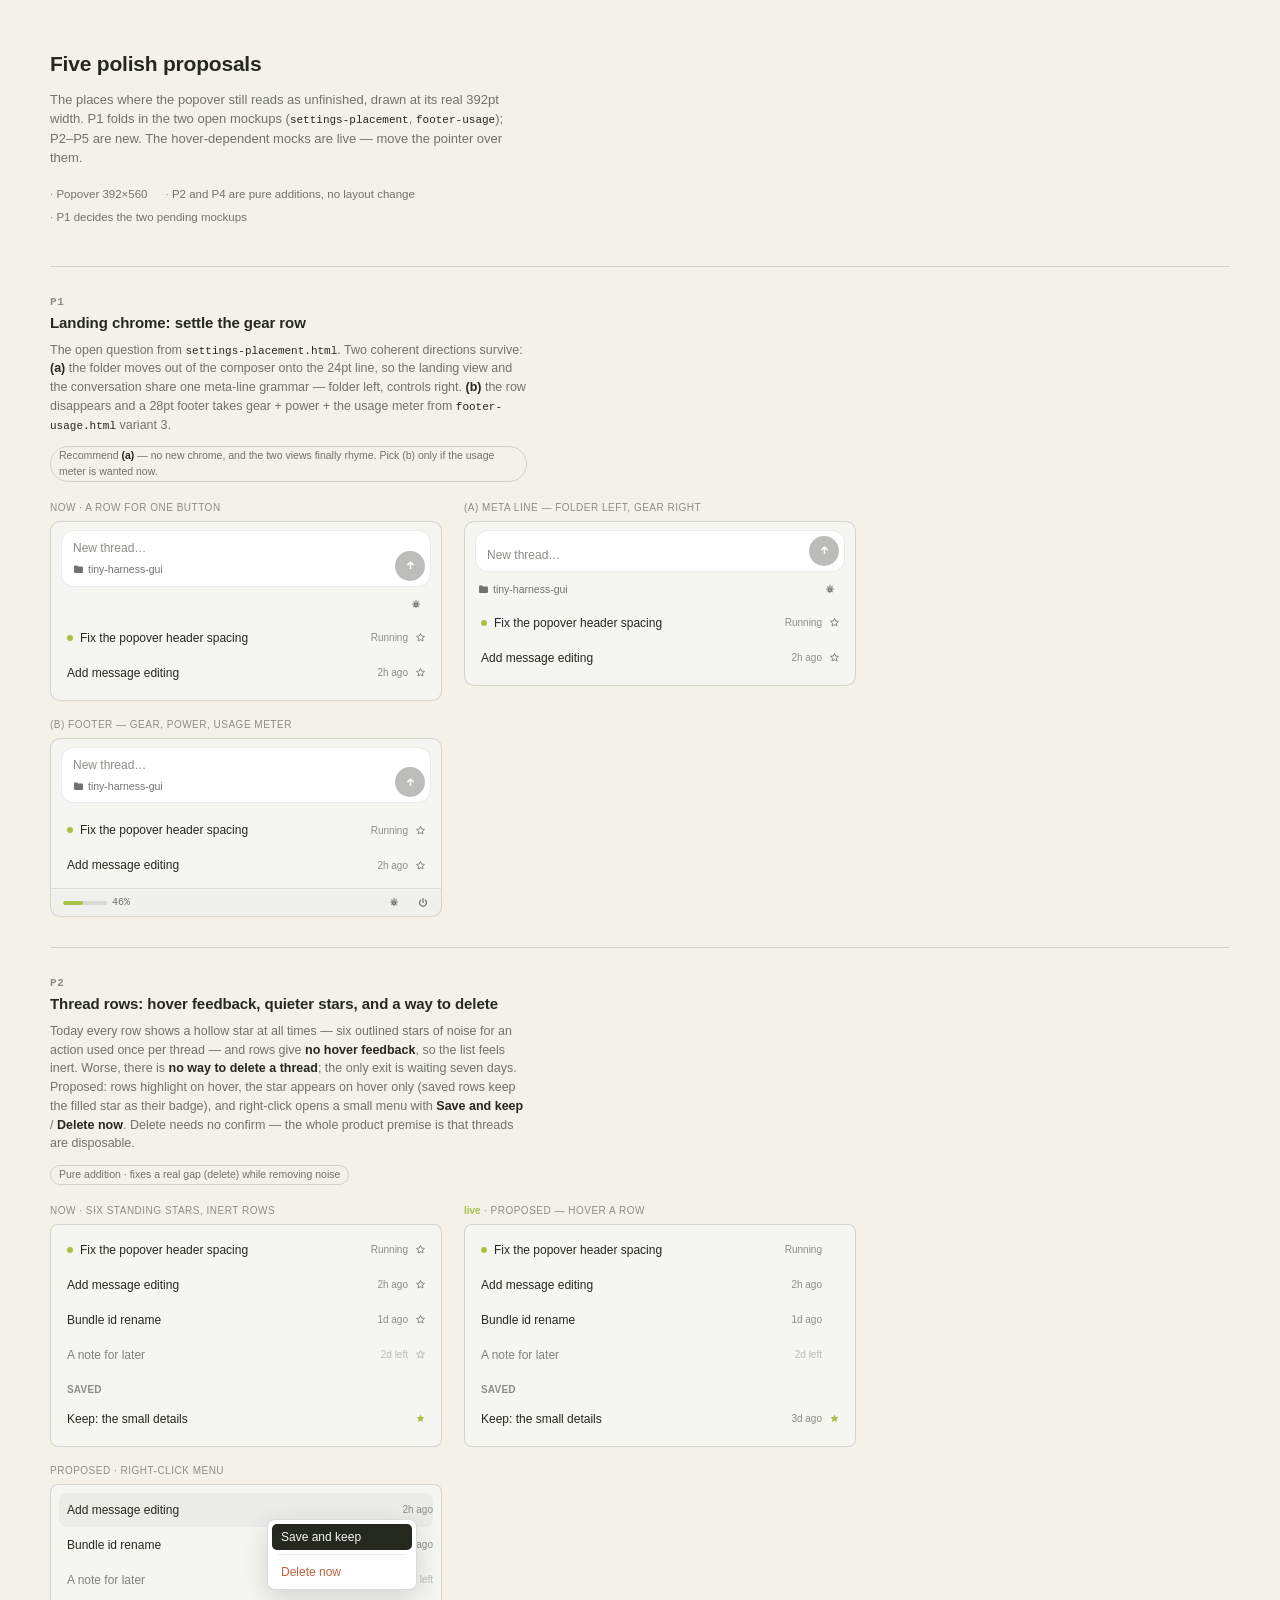
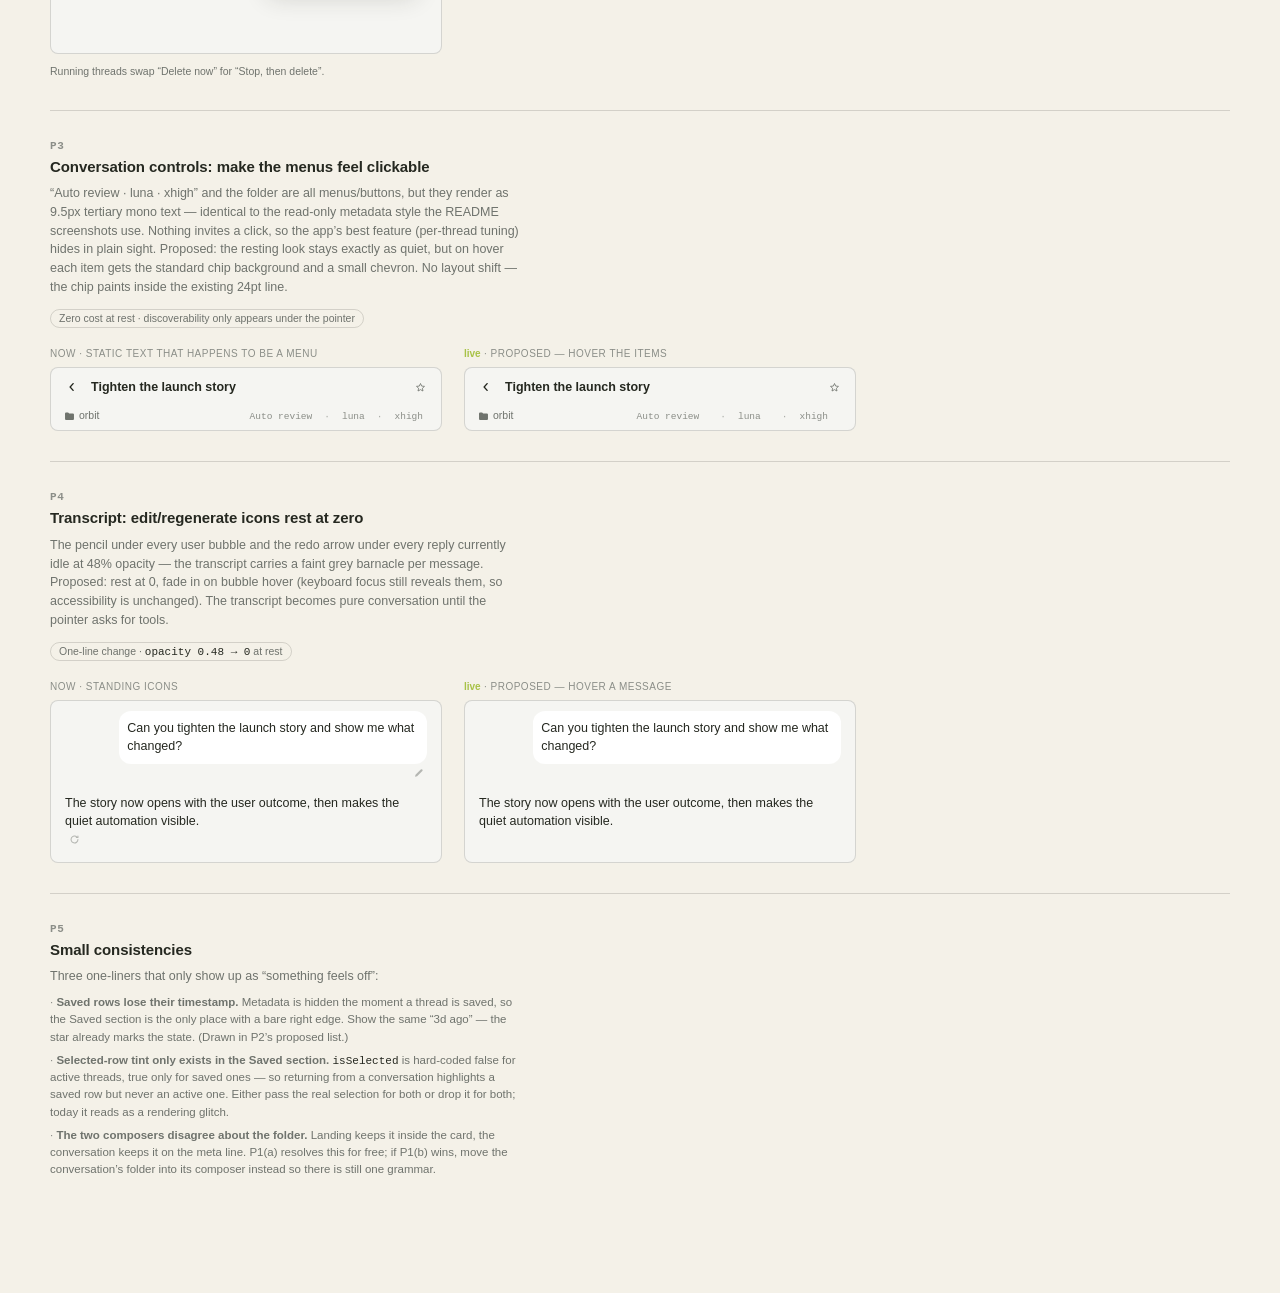
<file: mockups/polish-proposals.html>
<!doctype html>
<html lang="en">
<head>
<meta charset="utf-8">
<meta name="viewport" content="width=device-width, initial-scale=1">
<title>Bobbin: five polish proposals</title>
<style>
  :root {
    --page:#f4f1e8; --chrome:#f5f5f2; --field:#fff; --ink:#252820; --muted:#6f736d;
    --muted-2:#8b8e88; --hairline:rgba(37,40,32,.09); --hairline-2:rgba(37,40,32,.16);
    --accent:#a8c247; --hot:#c0603f; --radius:13px;
    --hover:rgba(37,40,32,.05);
  }
  * { box-sizing:border-box; }
  body { margin:0; padding:48px 28px 96px; background:var(--page); color:var(--ink);
         font:13px/1.5 -apple-system, BlinkMacSystemFont, "Segoe UI", sans-serif; }
  .wrap { max-width:1180px; margin:0 auto; }
  header { max-width:66ch; margin-bottom:40px; }
  h1 { margin:0 0 10px; font-size:21px; font-weight:600; letter-spacing:-.01em; }
  header p { margin:0 0 6px; color:var(--muted); }
  .facts { margin:18px 0 0; padding:0; list-style:none; display:flex; flex-wrap:wrap;
           gap:6px 18px; font-size:11.5px; color:var(--muted); }
  .facts li::before { content:"· "; color:var(--muted-2); }
  code { font:11px ui-monospace, SFMono-Regular, Menlo, monospace; color:var(--ink); }

  .variant { padding-top:30px; margin-top:30px; border-top:1px solid var(--hairline-2); }
  .v-head { max-width:66ch; margin-bottom:18px; }
  .v-num { font:600 11px/1 ui-monospace, SFMono-Regular, Menlo, monospace; color:var(--muted-2); letter-spacing:.06em; }
  .v-head h2 { margin:4px 0 6px; font-size:15px; font-weight:600; letter-spacing:-.005em; }
  .tradeoff { margin:0 0 6px; color:var(--muted); font-size:12.5px; }
  .tradeoff b { color:var(--ink); font-weight:600; }
  .rec { display:inline-block; margin-top:6px; font-size:10.5px; color:var(--muted);
         border:1px solid var(--hairline-2); border-radius:999px; padding:1px 8px; }
  .rec b { color:var(--ink); }

  .states { display:grid; grid-template-columns:repeat(auto-fit, minmax(300px, 392px));
            gap:16px 22px; justify-content:start; }
  figure { margin:0; min-width:0; }
  figcaption { font-size:10px; letter-spacing:.05em; text-transform:uppercase;
               color:var(--muted-2); margin-bottom:6px; }
  .try { color:var(--accent); text-transform:none; letter-spacing:0; font-weight:600; }

  /* ---------- popover frame ---------- */
  .pop { width:392px; max-width:100%; background:var(--chrome);
         border:1px solid var(--hairline-2); border-radius:10px; overflow:hidden;
         position:relative; }
  .pop.strip { border-radius:8px; }

  .ic { width:12px; height:12px; flex:none; }
  .ic.s { width:11px; height:11px; }

  .composer-slot { padding:8px 10px 6px; }
  .line { display:flex; align-items:flex-end; gap:8px; }
  .field { background:var(--field); border:1px solid var(--hairline); border-radius:var(--radius);
           flex:1 1 auto; display:flex; align-items:flex-end; gap:8px; padding:5px 5px 5px 11px; }
  .stack { flex:1 1 auto; min-width:0; padding:4px 0 3px; display:grid; gap:6px; }
  .text { font-size:12px; line-height:16px; }
  .text.ph { color:var(--muted-2); }
  .folder { display:inline-flex; align-items:center; gap:4px; font-size:10.5px; color:var(--muted);
            white-space:nowrap; }
  .send { flex:none; display:grid; place-items:center; width:30px; height:30px;
          border-radius:50%; background:var(--ink); color:var(--chrome); opacity:.3; }

  .meta { display:flex; align-items:center; gap:7px; height:24px; padding:0 13px; }
  .meta .spacer { flex:1 1 auto; }
  .gear, .power { flex:none; display:grid; place-items:center; width:24px; height:24px;
                  border-radius:6px; color:var(--muted); }
  .foot { display:flex; align-items:center; gap:5px; height:28px; padding:0 6px 0 12px;
          border-top:1px solid var(--hairline); background:rgba(37,40,32,.025); }
  .foot .spacer { flex:1 1 auto; }
  .meter { display:inline-block; height:4px; width:44px; border-radius:999px;
           background:rgba(37,40,32,.12); overflow:hidden; flex:none; }
  .meter .fill { display:block; height:100%; width:46%; background:var(--accent); border-radius:999px; }
  .usage { font:10px ui-monospace, SFMono-Regular, Menlo, monospace; color:var(--muted); }

  /* ---------- thread rows ---------- */
  .rows { padding:4px 8px 10px; display:grid; gap:1px; }
  .trow { display:flex; align-items:center; gap:0; padding:0; border-radius:8px;
          font-size:11.5px; color:var(--ink); position:relative; }
  .trow .main { flex:1 1 auto; min-width:0; display:flex; align-items:center; gap:7px;
                padding:8px 0 8px 8px; }
  .trow .dot { width:6px; height:6px; border-radius:50%; background:var(--accent); flex:none; }
  .trow .t { flex:1 1 auto; overflow:hidden; text-overflow:ellipsis; white-space:nowrap;
             font-weight:500; font-size:12px; }
  .trow .when { font-size:10px; color:var(--muted-2); flex:none;
                font-variant-numeric:tabular-nums; }
  .trow .star { flex:none; display:grid; place-items:center; width:25px; height:25px;
                color:var(--muted); }
  .trow .star.saved { color:var(--accent); }
  .trow.dim { opacity:.55; }

  /* current behaviour: star always there, no hover feedback */
  .rows.now .trow .star { opacity:1; }

  /* proposed behaviour: hover highlight + star appears on hover */
  .rows.prop .trow:hover { background:var(--hover); }
  .rows.prop .trow .star { opacity:0; transition:opacity .12s; }
  .rows.prop .trow:hover .star, .rows.prop .trow .star.saved { opacity:1; }

  /* context menu */
  .ctx { position:absolute; z-index:3; top:34px; right:24px; min-width:150px;
         background:var(--field); border:1px solid var(--hairline-2); border-radius:8px;
         padding:4px; box-shadow:0 8px 24px rgba(37,40,32,.16); font-size:12px; }
  .ctx .mi { padding:4px 9px; border-radius:5px; }
  .ctx .mi.sel { background:var(--ink); color:var(--chrome); }
  .ctx .mi.danger { color:var(--hot); }
  .ctx hr { border:0; border-top:1px solid var(--hairline); margin:4px 6px; }

  .sect { display:flex; align-items:center; gap:6px; padding:9px 8px 4px;
          font-size:10px; font-weight:600; letter-spacing:.02em; color:var(--muted-2); }

  /* ---------- conversation header ---------- */
  .convo-head { display:flex; align-items:center; gap:5px; height:38px; padding:0 7px; }
  .back { display:grid; place-items:center; width:28px; height:28px; color:var(--ink); }
  .title { font-size:12.5px; font-weight:600; flex:1 1 auto; overflow:hidden;
           text-overflow:ellipsis; white-space:nowrap; }
  .hstar { display:grid; place-items:center; width:28px; height:28px; color:var(--muted); }

  .opt { font:9.5px ui-monospace, SFMono-Regular, Menlo, monospace; color:var(--muted-2);
         height:24px; display:inline-flex; align-items:center; padding:0 5px; }
  .dotsep { font:9.5px ui-monospace, SFMono-Regular, Menlo, monospace; color:var(--muted-2); opacity:.7; }

  /* proposed: quiet chip on hover, chevron fades in */
  .opt.chip { border-radius:5px; gap:3px; transition:background .12s, color .12s; }
  .opt.chip .chev { width:6px; height:6px; opacity:0; transition:opacity .12s;
                    border-right:1.4px solid currentColor; border-bottom:1.4px solid currentColor;
                    transform:rotate(45deg) translateY(-1px); }
  .opt.chip:hover { background:var(--hover); color:var(--muted); }
  .opt.chip:hover .chev { opacity:.9; }
  .folder.chip { border-radius:5px; height:22px; padding:0 6px; margin-left:-6px;
                 transition:background .12s; }
  .folder.chip:hover { background:var(--hover); }

  /* ---------- transcript ---------- */
  .msgs { padding:10px 14px 14px; display:grid; gap:12px; }
  .bubble-wrap { display:grid; justify-items:end; gap:2px; }
  .bubble { max-width:85%; background:var(--field); border-radius:12px; padding:8px;
            font-size:12.5px; line-height:1.45; }
  .assist { font-size:12.5px; line-height:1.45; }
  .rw { display:flex; gap:2px; justify-content:flex-end; }
  .rwbtn { display:grid; place-items:center; width:18px; height:16px; color:var(--muted); }

  .bubble-wrap.now .rwbtn { opacity:.48; }
  .bubble-wrap.prop .rwbtn { opacity:0; transition:opacity .15s; }
  .bubble-wrap.prop:hover .rwbtn { opacity:.9; }

  .callout { margin-top:10px; font-size:10.5px; color:var(--muted);
             display:flex; align-items:center; gap:6px; }

  @media (prefers-color-scheme: dark) {
    :root { --page:#171914; --chrome:#22241d; --field:#2b2e26; --ink:#f2f0e8;
            --muted:#a9ad9f; --muted-2:#83877c; --hairline:rgba(242,240,232,.11);
            --hairline-2:rgba(242,240,232,.2); --accent:#b8d453; --hot:#d97a56;
            --hover:rgba(242,240,232,.07); }
    .foot { background:rgba(242,240,232,.03); }
    .meter { background:rgba(242,240,232,.14); }
    .ctx { box-shadow:0 8px 24px rgba(0,0,0,.4); }
  }
</style>
</head>
<body>
<svg width="0" height="0" style="position:absolute" aria-hidden="true">
  <symbol id="i-gear" viewBox="0 0 16 16"><path fill="currentColor" d="M8 5.2A2.8 2.8 0 1 0 8 10.8 2.8 2.8 0 0 0 8 5.2m0 1.4a1.4 1.4 0 1 1 0 2.8 1.4 1.4 0 0 1 0-2.8"/><path fill="currentColor" d="M7.2 1h1.6l.25 1.5.9.37 1.25-.85 1.13 1.13-.85 1.25.37.9L13.4 6.2v1.6l-1.5.25-.37.9.85 1.25-1.13 1.13-1.25-.85-.9.37L8.8 12.4H7.2l-.25-1.5-.9-.37-1.25.85-1.13-1.13.85-1.25-.37-.9L2.6 7.8V6.2l1.5-.25.37-.9-.85-1.25 1.13-1.13 1.25.85.9-.37z" opacity=".55"/></symbol>
  <symbol id="i-power" viewBox="0 0 16 16"><g fill="none" stroke="currentColor" stroke-width="1.6" stroke-linecap="round"><path d="M8 2v5.2"/><path d="M4.9 4.3a4.6 4.6 0 1 0 6.2 0"/></g></symbol>
  <symbol id="i-folder" viewBox="0 0 16 16"><path fill="currentColor" d="M1.5 3.5A1.5 1.5 0 0 1 3 2h3l1.5 1.75H13A1.5 1.5 0 0 1 14.5 5.25v6.25A1.5 1.5 0 0 1 13 13H3a1.5 1.5 0 0 1-1.5-1.5z"/></symbol>
  <symbol id="i-send" viewBox="0 0 16 16"><path fill="none" stroke="currentColor" stroke-width="2.2" d="M8 13V3M3.5 7.5 8 3l4.5 4.5"/></symbol>
  <symbol id="i-back" viewBox="0 0 16 16"><path fill="none" stroke="currentColor" stroke-width="1.8" stroke-linecap="round" stroke-linejoin="round" d="m9.5 3.5-4 4.5 4 4.5"/></symbol>
  <symbol id="i-star" viewBox="0 0 16 16"><path fill="none" stroke="currentColor" stroke-width="1.2" d="m8 2.2 1.72 3.72 4.08.44-3.04 2.75.84 4.01L8 11.1l-3.6 2.02.84-4.01L2.2 6.36l4.08-.44z"/></symbol>
  <symbol id="i-star-f" viewBox="0 0 16 16"><path fill="currentColor" d="m8 2.2 1.72 3.72 4.08.44-3.04 2.75.84 4.01L8 11.1l-3.6 2.02.84-4.01L2.2 6.36l4.08-.44z"/></symbol>
  <symbol id="i-pencil" viewBox="0 0 16 16"><path fill="currentColor" d="M11.3 2.2a1.6 1.6 0 0 1 2.26 2.26l-7.6 7.6-3.06.8.8-3.06z"/></symbol>
  <symbol id="i-redo" viewBox="0 0 16 16"><path fill="none" stroke="currentColor" stroke-width="1.5" stroke-linecap="round" d="M13 8a5 5 0 1 1-1.5-3.57M13 2.8v2.4h-2.4"/></symbol>
</svg>

<div class="wrap">

<header>
  <h1>Five polish proposals</h1>
  <p>The places where the popover still reads as unfinished, drawn at its real 392pt width. P1 folds in the two open mockups (<code>settings-placement</code>, <code>footer-usage</code>); P2–P5 are new. The hover-dependent mocks are live — move the pointer over them.</p>
  <ul class="facts">
    <li>Popover 392×560</li>
    <li>P2 and P4 are pure additions, no layout change</li>
    <li>P1 decides the two pending mockups</li>
  </ul>
</header>

<!-- ============ P1 ============ -->
<section class="variant">
  <div class="v-head">
    <div class="v-num">P1</div>
    <h2>Landing chrome: settle the gear row</h2>
    <p class="tradeoff">The open question from <code>settings-placement.html</code>. Two coherent directions survive: <b>(a)</b> the folder moves out of the composer onto the 24pt line, so the landing view and the conversation share one meta-line grammar — folder left, controls right. <b>(b)</b> the row disappears and a 28pt footer takes gear + power + the usage meter from <code>footer-usage.html</code> variant 3.</p>
    <span class="rec">Recommend <b>(a)</b> — no new chrome, and the two views finally rhyme. Pick (b) only if the usage meter is wanted now.</span>
  </div>
  <div class="states">
    <figure>
      <figcaption>Now · a row for one button</figcaption>
      <div class="pop">
        <div class="composer-slot">
          <div class="line"><div class="field">
            <div class="stack">
              <div class="text ph">New thread…</div>
              <div class="folder"><svg class="ic s"><use href="#i-folder"/></svg>tiny-harness-gui</div>
            </div>
            <div class="send"><svg class="ic s"><use href="#i-send"/></svg></div>
          </div></div>
        </div>
        <div class="meta"><div class="spacer"></div><div class="gear"><svg class="ic"><use href="#i-gear"/></svg></div></div>
        <div class="rows now">
          <div class="trow"><div class="main"><span class="dot"></span><span class="t">Fix the popover header spacing</span><span class="when">Running</span></div><span class="star"><svg class="ic s"><use href="#i-star"/></svg></span></div>
          <div class="trow"><div class="main"><span class="t">Add message editing</span><span class="when">2h ago</span></div><span class="star"><svg class="ic s"><use href="#i-star"/></svg></span></div>
        </div>
      </div>
    </figure>
    <figure>
      <figcaption>(a) meta line — folder left, gear right</figcaption>
      <div class="pop">
        <div class="composer-slot">
          <div class="line"><div class="field">
            <div class="stack"><div class="text ph">New thread…</div></div>
            <div class="send"><svg class="ic s"><use href="#i-send"/></svg></div>
          </div></div>
        </div>
        <div class="meta">
          <div class="folder"><svg class="ic s"><use href="#i-folder"/></svg>tiny-harness-gui</div>
          <div class="spacer"></div>
          <div class="gear"><svg class="ic"><use href="#i-gear"/></svg></div>
        </div>
        <div class="rows now">
          <div class="trow"><div class="main"><span class="dot"></span><span class="t">Fix the popover header spacing</span><span class="when">Running</span></div><span class="star"><svg class="ic s"><use href="#i-star"/></svg></span></div>
          <div class="trow"><div class="main"><span class="t">Add message editing</span><span class="when">2h ago</span></div><span class="star"><svg class="ic s"><use href="#i-star"/></svg></span></div>
        </div>
      </div>
    </figure>
    <figure>
      <figcaption>(b) footer — gear, power, usage meter</figcaption>
      <div class="pop">
        <div class="composer-slot" style="padding-bottom:6px">
          <div class="line"><div class="field">
            <div class="stack">
              <div class="text ph">New thread…</div>
              <div class="folder"><svg class="ic s"><use href="#i-folder"/></svg>tiny-harness-gui</div>
            </div>
            <div class="send"><svg class="ic s"><use href="#i-send"/></svg></div>
          </div></div>
        </div>
        <div class="rows now" style="padding-bottom:6px">
          <div class="trow"><div class="main"><span class="dot"></span><span class="t">Fix the popover header spacing</span><span class="when">Running</span></div><span class="star"><svg class="ic s"><use href="#i-star"/></svg></span></div>
          <div class="trow"><div class="main"><span class="t">Add message editing</span><span class="when">2h ago</span></div><span class="star"><svg class="ic s"><use href="#i-star"/></svg></span></div>
        </div>
        <div class="foot">
          <span class="meter"><span class="fill"></span></span><span class="usage">46%</span>
          <div class="spacer"></div>
          <div class="gear"><svg class="ic"><use href="#i-gear"/></svg></div>
          <div class="power"><svg class="ic"><use href="#i-power"/></svg></div>
        </div>
      </div>
    </figure>
  </div>
</section>

<!-- ============ P2 ============ -->
<section class="variant">
  <div class="v-head">
    <div class="v-num">P2</div>
    <h2>Thread rows: hover feedback, quieter stars, and a way to delete</h2>
    <p class="tradeoff">Today every row shows a hollow star at all times — six outlined stars of noise for an action used once per thread — and rows give <b>no hover feedback</b>, so the list feels inert. Worse, there is <b>no way to delete a thread</b>; the only exit is waiting seven days. Proposed: rows highlight on hover, the star appears on hover only (saved rows keep the filled star as their badge), and right-click opens a small menu with <b>Save and keep</b> / <b>Delete now</b>. Delete needs no confirm — the whole product premise is that threads are disposable.</p>
    <span class="rec">Pure addition · fixes a real gap (delete) while removing noise</span>
  </div>
  <div class="states">
    <figure>
      <figcaption>Now · six standing stars, inert rows</figcaption>
      <div class="pop strip">
        <div class="rows now" style="padding-top:8px">
          <div class="trow"><div class="main"><span class="dot"></span><span class="t">Fix the popover header spacing</span><span class="when">Running</span></div><span class="star"><svg class="ic s"><use href="#i-star"/></svg></span></div>
          <div class="trow"><div class="main"><span class="t">Add message editing</span><span class="when">2h ago</span></div><span class="star"><svg class="ic s"><use href="#i-star"/></svg></span></div>
          <div class="trow"><div class="main"><span class="t">Bundle id rename</span><span class="when">1d ago</span></div><span class="star"><svg class="ic s"><use href="#i-star"/></svg></span></div>
          <div class="trow dim"><div class="main"><span class="t">A note for later</span><span class="when">2d left</span></div><span class="star"><svg class="ic s"><use href="#i-star"/></svg></span></div>
          <div class="sect">SAVED</div>
          <div class="trow"><div class="main"><span class="t">Keep: the small details</span></div><span class="star saved"><svg class="ic s"><use href="#i-star-f"/></svg></span></div>
        </div>
      </div>
    </figure>
    <figure>
      <figcaption><span class="try">live</span> · proposed — hover a row</figcaption>
      <div class="pop strip">
        <div class="rows prop" style="padding-top:8px">
          <div class="trow"><div class="main"><span class="dot"></span><span class="t">Fix the popover header spacing</span><span class="when">Running</span></div><span class="star"><svg class="ic s"><use href="#i-star"/></svg></span></div>
          <div class="trow"><div class="main"><span class="t">Add message editing</span><span class="when">2h ago</span></div><span class="star"><svg class="ic s"><use href="#i-star"/></svg></span></div>
          <div class="trow"><div class="main"><span class="t">Bundle id rename</span><span class="when">1d ago</span></div><span class="star"><svg class="ic s"><use href="#i-star"/></svg></span></div>
          <div class="trow dim"><div class="main"><span class="t">A note for later</span><span class="when">2d left</span></div><span class="star"><svg class="ic s"><use href="#i-star"/></svg></span></div>
          <div class="sect">SAVED</div>
          <div class="trow"><div class="main"><span class="t">Keep: the small details</span><span class="when">3d ago</span></div><span class="star saved"><svg class="ic s"><use href="#i-star-f"/></svg></span></div>
        </div>
      </div>
    </figure>
    <figure>
      <figcaption>Proposed · right-click menu</figcaption>
      <div class="pop strip" style="min-height:170px">
        <div class="rows now" style="padding-top:8px">
          <div class="trow" style="background:var(--hover)"><div class="main"><span class="t">Add message editing</span><span class="when">2h ago</span></div></div>
          <div class="trow"><div class="main"><span class="t">Bundle id rename</span><span class="when">1d ago</span></div></div>
          <div class="trow dim"><div class="main"><span class="t">A note for later</span><span class="when">2d left</span></div></div>
        </div>
        <div class="ctx">
          <div class="mi sel">Save and keep</div>
          <hr>
          <div class="mi danger">Delete now</div>
        </div>
      </div>
      <div class="callout">Running threads swap “Delete now” for “Stop, then delete”.</div>
    </figure>
  </div>
</section>

<!-- ============ P3 ============ -->
<section class="variant">
  <div class="v-head">
    <div class="v-num">P3</div>
    <h2>Conversation controls: make the menus feel clickable</h2>
    <p class="tradeoff">“Auto review · luna · xhigh” and the folder are all menus/buttons, but they render as 9.5px tertiary mono text — identical to the read-only metadata style the README screenshots use. Nothing invites a click, so the app’s best feature (per-thread tuning) hides in plain sight. Proposed: the resting look stays exactly as quiet, but on hover each item gets the standard chip background and a small chevron. No layout shift — the chip paints inside the existing 24pt line.</p>
    <span class="rec">Zero cost at rest · discoverability only appears under the pointer</span>
  </div>
  <div class="states">
    <figure>
      <figcaption>Now · static text that happens to be a menu</figcaption>
      <div class="pop strip">
        <div class="convo-head">
          <span class="back"><svg class="ic"><use href="#i-back"/></svg></span>
          <span class="title">Tighten the launch story</span>
          <span class="hstar"><svg class="ic s"><use href="#i-star"/></svg></span>
        </div>
        <div class="meta" style="height:24px;padding-bottom:4px">
          <div class="folder"><svg class="ic s"><use href="#i-folder"/></svg>orbit</div>
          <div class="spacer"></div>
          <span class="opt">Auto review</span><span class="dotsep">·</span>
          <span class="opt">luna</span><span class="dotsep">·</span>
          <span class="opt">xhigh</span>
        </div>
      </div>
    </figure>
    <figure>
      <figcaption><span class="try">live</span> · proposed — hover the items</figcaption>
      <div class="pop strip">
        <div class="convo-head">
          <span class="back"><svg class="ic"><use href="#i-back"/></svg></span>
          <span class="title">Tighten the launch story</span>
          <span class="hstar"><svg class="ic s"><use href="#i-star"/></svg></span>
        </div>
        <div class="meta" style="height:24px;padding-bottom:4px">
          <div class="folder chip"><svg class="ic s"><use href="#i-folder"/></svg>orbit</div>
          <div class="spacer"></div>
          <span class="opt chip">Auto review<span class="chev"></span></span><span class="dotsep">·</span>
          <span class="opt chip">luna<span class="chev"></span></span><span class="dotsep">·</span>
          <span class="opt chip">xhigh<span class="chev"></span></span>
        </div>
      </div>
    </figure>
  </div>
</section>

<!-- ============ P4 ============ -->
<section class="variant">
  <div class="v-head">
    <div class="v-num">P4</div>
    <h2>Transcript: edit/regenerate icons rest at zero</h2>
    <p class="tradeoff">The pencil under every user bubble and the redo arrow under every reply currently idle at 48% opacity — the transcript carries a faint grey barnacle per message. Proposed: rest at 0, fade in on bubble hover (keyboard focus still reveals them, so accessibility is unchanged). The transcript becomes pure conversation until the pointer asks for tools.</p>
    <span class="rec">One-line change · <code>opacity 0.48 → 0</code> at rest</span>
  </div>
  <div class="states">
    <figure>
      <figcaption>Now · standing icons</figcaption>
      <div class="pop strip">
        <div class="msgs">
          <div class="bubble-wrap now">
            <div class="bubble">Can you tighten the launch story and show me what changed?</div>
            <div class="rw"><span class="rwbtn"><svg class="ic s"><use href="#i-pencil"/></svg></span></div>
          </div>
          <div class="bubble-wrap now" style="justify-items:start">
            <div class="assist">The story now opens with the user outcome, then makes the quiet automation visible.</div>
            <div class="rw"><span class="rwbtn"><svg class="ic s"><use href="#i-redo"/></svg></span></div>
          </div>
        </div>
      </div>
    </figure>
    <figure>
      <figcaption><span class="try">live</span> · proposed — hover a message</figcaption>
      <div class="pop strip">
        <div class="msgs">
          <div class="bubble-wrap prop">
            <div class="bubble">Can you tighten the launch story and show me what changed?</div>
            <div class="rw"><span class="rwbtn"><svg class="ic s"><use href="#i-pencil"/></svg></span></div>
          </div>
          <div class="bubble-wrap prop" style="justify-items:start">
            <div class="assist">The story now opens with the user outcome, then makes the quiet automation visible.</div>
            <div class="rw"><span class="rwbtn"><svg class="ic s"><use href="#i-redo"/></svg></span></div>
          </div>
        </div>
      </div>
    </figure>
  </div>
</section>

<!-- ============ P5 ============ -->
<section class="variant">
  <div class="v-head">
    <div class="v-num">P5</div>
    <h2>Small consistencies</h2>
    <p class="tradeoff">Three one-liners that only show up as “something feels off”:</p>
    <ul class="facts" style="display:block; margin-top:8px">
      <li style="margin-bottom:6px"><b>Saved rows lose their timestamp.</b> Metadata is hidden the moment a thread is saved, so the Saved section is the only place with a bare right edge. Show the same “3d ago” — the star already marks the state. (Drawn in P2’s proposed list.)</li>
      <li style="margin-bottom:6px"><b>Selected-row tint only exists in the Saved section.</b> <code>isSelected</code> is hard-coded false for active threads, true only for saved ones — so returning from a conversation highlights a saved row but never an active one. Either pass the real selection for both or drop it for both; today it reads as a rendering glitch.</li>
      <li><b>The two composers disagree about the folder.</b> Landing keeps it inside the card, the conversation keeps it on the meta line. P1(a) resolves this for free; if P1(b) wins, move the conversation’s folder into its composer instead so there is still one grammar.</li>
    </ul>
  </div>
</section>

</div>
</body>
</html>
</file>
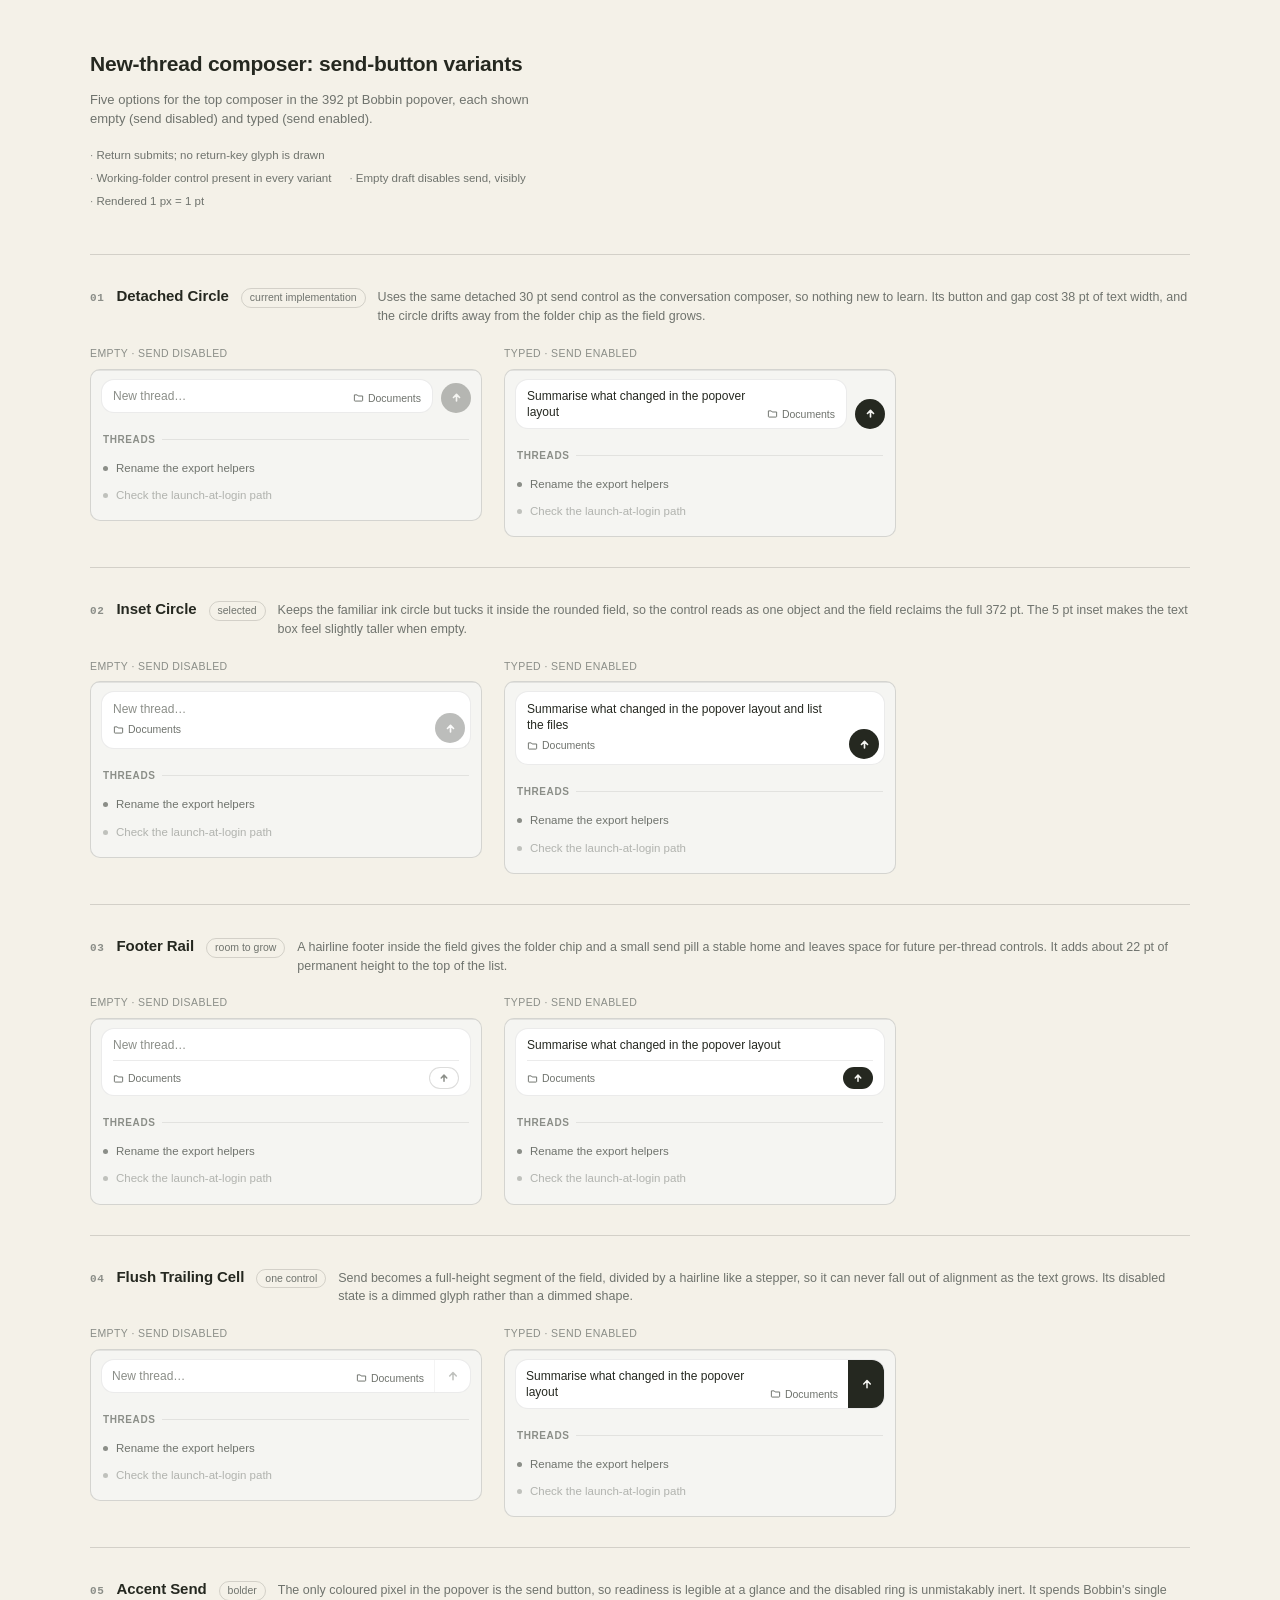
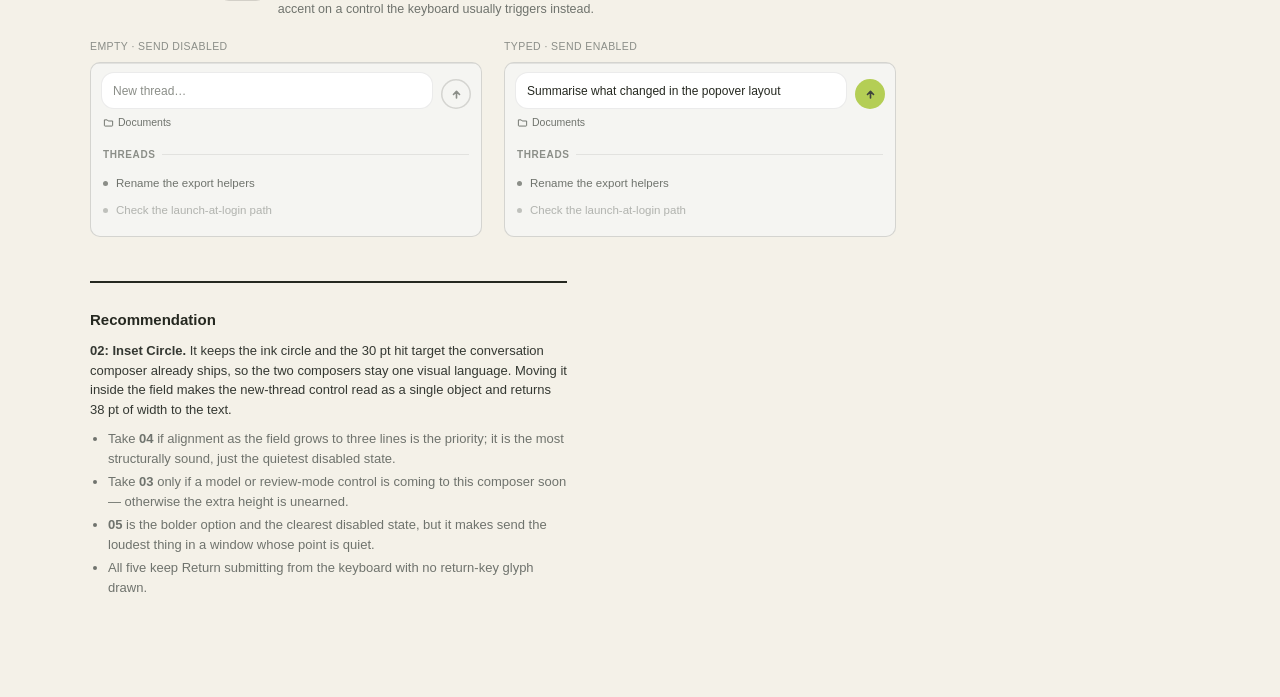
<file: mockups/send-button-variants.html>
<!doctype html>
<html lang="en">
<head>
<meta charset="utf-8">
<meta name="viewport" content="width=device-width, initial-scale=1">
<title>Bobbin: new-thread composer send-button variants</title>
<style>
  :root {
    --page:      #f4f1e8;
    --chrome:    #f5f5f2;
    --field:     #ffffff;
    --ink:       #252820;
    --ink-soft:  #343832;
    --muted:     #6f736d;
    --muted-2:   #8b8e88;
    --hairline:  rgba(37, 40, 32, 0.09);
    --hairline-2:rgba(37, 40, 32, 0.16);
    --accent:    #b4ce55;
    --accent-ink:#3f433d;
    --radius:    13px;
  }

  * { box-sizing: border-box; }

  html { -webkit-text-size-adjust: 100%; }

  body {
    margin: 0;
    padding: 48px 28px 96px;
    background: var(--page);
    color: var(--ink);
    font: 13px/1.5 -apple-system, BlinkMacSystemFont, "Segoe UI", sans-serif;
  }

  .wrap { max-width: 1100px; margin: 0 auto; }

  /* ---------- page header ---------- */

  header { max-width: 62ch; margin-bottom: 44px; }

  h1 {
    margin: 0 0 10px;
    font-size: 21px;
    font-weight: 600;
    letter-spacing: -0.01em;
  }

  header p { margin: 0 0 6px; color: var(--muted); }

  .facts {
    margin: 18px 0 0;
    padding: 0;
    list-style: none;
    display: flex;
    flex-wrap: wrap;
    gap: 6px 18px;
    font-size: 11.5px;
    color: var(--muted);
  }
  .facts li::before { content: "· "; color: var(--muted-2); }

  /* ---------- variant sections ---------- */

  .variant {
    padding-top: 30px;
    margin-top: 30px;
    border-top: 1px solid var(--hairline-2);
  }

  .v-head {
    display: flex;
    flex-wrap: wrap;
    align-items: baseline;
    gap: 4px 12px;
    margin-bottom: 20px;
  }

  .v-num {
    font: 600 11px/1 ui-monospace, SFMono-Regular, Menlo, monospace;
    color: var(--muted-2);
    letter-spacing: 0.06em;
    padding-top: 4px;
  }

  .v-head h2 {
    margin: 0;
    font-size: 15px;
    font-weight: 600;
    letter-spacing: -0.005em;
  }

  .tag {
    font-size: 10.5px;
    color: var(--muted);
    border: 1px solid var(--hairline-2);
    border-radius: 999px;
    padding: 1px 8px;
    white-space: nowrap;
  }

  .tradeoff {
    flex: 1 1 320px;
    margin: 0;
    color: var(--muted);
    font-size: 12.5px;
    min-width: 260px;
  }

  .states {
    display: grid;
    grid-template-columns: repeat(auto-fit, minmax(300px, 392px));
    gap: 18px 22px;
    justify-content: start;
  }

  figure { margin: 0; }

  figcaption {
    font-size: 10.5px;
    letter-spacing: 0.04em;
    text-transform: uppercase;
    color: var(--muted-2);
    margin-bottom: 7px;
  }

  /* ---------- popover frame (392pt wide) ---------- */

  .pop {
    width: 392px;
    max-width: 100%;
    background: var(--chrome);
    border: 1px solid var(--hairline-2);
    border-radius: 10px;
    overflow: hidden;
  }

  .pop-top {
    display: flex;
    align-items: center;
    gap: 6px;
    padding: 9px 12px 0;
    font-size: 10px;
    font-weight: 600;
    letter-spacing: 0.06em;
    color: var(--muted-2);
  }
  .pop-top .rule { flex: 1; height: 1px; background: var(--hairline); }

  .rows { padding: 8px 12px 11px; }
  .row {
    font-size: 11.5px;
    color: var(--muted);
    padding: 5px 0;
    display: flex;
    gap: 8px;
    align-items: center;
  }
  .row .dot {
    width: 5px; height: 5px; border-radius: 50%;
    background: var(--muted-2); flex: none;
  }
  .row.faded { opacity: 0.5; }

  .composer-slot {
    border-top: 1px solid var(--hairline);
    padding: 8px 10px 10px;
  }

  /* ---------- shared composer atoms ---------- */

  .field {
    background: var(--field);
    border: 1px solid var(--hairline);
    border-radius: var(--radius);
    min-width: 0;
  }

  .text {
    font-size: 12px;
    line-height: 16px;
    color: var(--ink);
    word-break: break-word;
  }
  .text.ph { color: var(--muted-2); }

  .folder {
    display: inline-flex;
    align-items: center;
    gap: 4px;
    font-size: 10.5px;
    color: var(--muted);
    white-space: nowrap;
    flex: none;
    background: none;
    border: 0;
    padding: 0;
    cursor: default;
  }
  .folder svg { width: 11px; height: 11px; flex: none; }

  .send {
    flex: none;
    display: grid;
    place-items: center;
    border: 0;
    padding: 0;
    cursor: default;
  }
  .send svg { width: 11px; height: 11px; }

  /* circle send, ink fill (matches the conversation composer's send control) */
  .send.circle {
    width: 30px; height: 30px;
    border-radius: 50%;
    background: var(--ink);
    color: var(--chrome);
  }
  .send.circle[disabled] { opacity: 0.3; }

  /* ---------- v1: detached circle (current new-thread layout) ---------- */

  .v1 { display: flex; align-items: flex-end; gap: 8px; }
  .v1 .field {
    flex: 1 1 auto;
    display: flex;
    align-items: flex-end;
    gap: 8px;
    padding: 8px 11px;
  }
  .v1 .text { flex: 1 1 auto; }

  /* ---------- v2: inset circle ---------- */

  .v2 .field {
    display: flex;
    align-items: flex-end;
    gap: 8px;
    padding: 5px 5px 5px 11px;
  }
  .v2 .stack { flex: 1 1 auto; min-width: 0; padding: 4px 0 3px; }
  .v2 .folder { margin-top: 6px; }

  /* ---------- v3: footer rail ---------- */

  .v3 .field { padding: 8px 11px 6px; }
  .v3 .foot {
    display: flex;
    align-items: center;
    gap: 8px;
    margin-top: 7px;
    padding-top: 6px;
    border-top: 1px solid var(--hairline);
  }
  .v3 .foot .spacer { flex: 1 1 auto; }

  .send.pill {
    height: 22px;
    padding: 0 10px;
    border-radius: 999px;
    background: var(--ink);
    color: var(--chrome);
  }
  .send.pill svg { width: 10px; height: 10px; }
  .send.pill[disabled] {
    background: transparent;
    color: var(--muted-2);
    box-shadow: inset 0 0 0 1px var(--hairline-2);
  }

  /* ---------- v4: flush trailing cell ---------- */

  .v4 .field {
    display: flex;
    align-items: stretch;
    padding: 0;
    overflow: hidden;
  }
  .v4 .body {
    flex: 1 1 auto;
    min-width: 0;
    display: flex;
    align-items: flex-end;
    gap: 8px;
    padding: 8px 10px;
  }
  .v4 .body .text { flex: 1 1 auto; }

  .send.cell {
    width: 36px;
    align-self: stretch;
    background: transparent;
    color: var(--ink);
    border-left: 1px solid var(--hairline);
  }
  .send.cell svg { width: 12px; height: 12px; }
  .send.cell[disabled] { color: var(--muted-2); opacity: 0.55; }
  .send.cell.on { background: var(--ink); color: var(--chrome); border-left-color: transparent; }

  /* ---------- v5: accent send with folder strip ---------- */

  .v5 .line { display: flex; align-items: flex-end; gap: 8px; }
  .v5 .field { flex: 1 1 auto; padding: 8px 11px; }
  .v5 .strip {
    display: flex;
    align-items: center;
    gap: 10px;
    margin: 7px 2px 0;
  }
  .send.accent {
    width: 30px; height: 30px;
    border-radius: 50%;
    background: var(--accent);
    color: var(--accent-ink);
  }
  .send.accent[disabled] {
    background: transparent;
    color: var(--muted-2);
    box-shadow: inset 0 0 0 1.5px var(--hairline-2);
  }

  /* ---------- recommendation ---------- */

  .rec {
    margin-top: 44px;
    padding-top: 26px;
    border-top: 2px solid var(--ink);
    max-width: 66ch;
  }
  .rec h2 { margin: 0 0 10px; font-size: 15px; font-weight: 600; }
  .rec p { margin: 0 0 10px; color: var(--ink-soft); }
  .rec strong { font-weight: 600; }
  .rec ul { margin: 0; padding-left: 18px; color: var(--muted); }
  .rec li { margin-bottom: 4px; }

  @media (max-width: 560px) {
    body { padding: 32px 16px 64px; }
    .states { grid-template-columns: 1fr; }
  }
</style>
</head>
<body>
<div class="wrap">

<header>
  <h1>New-thread composer: send-button variants</h1>
  <p>Five options for the top composer in the 392&nbsp;pt Bobbin popover, each shown empty (send disabled) and typed (send enabled).</p>
  <ul class="facts">
    <li>Return submits; no return-key glyph is drawn</li>
    <li>Working-folder control present in every variant</li>
    <li>Empty draft disables send, visibly</li>
    <li>Rendered 1&nbsp;px = 1&nbsp;pt</li>
  </ul>
</header>

<!-- ============================= V1 ============================= -->
<section class="variant">
  <div class="v-head">
    <span class="v-num">01</span>
    <h2>Detached Circle</h2>
    <span class="tag">current implementation</span>
    <p class="tradeoff">Uses the same detached 30&nbsp;pt send control as the conversation composer, so nothing new to learn. Its button and gap cost 38&nbsp;pt of text width, and the circle drifts away from the folder chip as the field grows.</p>
  </div>
  <div class="states">
    <figure>
      <figcaption>Empty · send disabled</figcaption>
      <div class="pop">
        <div class="composer-slot">
          <div class="v1">
            <div class="field">
              <span class="text ph">New thread…</span>
              <button class="folder" type="button" aria-label="Working folder: Documents">
                <svg viewBox="0 0 16 16" fill="none" stroke="currentColor" stroke-width="1.4" stroke-linejoin="round"><path d="M2 4.2h4.2l1.3 1.6H14v6.4a1 1 0 0 1-1 1H3a1 1 0 0 1-1-1z"/></svg>
                Documents
              </button>
            </div>
            <button class="send circle" type="button" disabled aria-label="Send">
              <svg viewBox="0 0 16 16" fill="none" stroke="currentColor" stroke-width="2.4" stroke-linecap="round" stroke-linejoin="round"><path d="M8 13V3.6M3.6 8 8 3.4 12.4 8"/></svg>
            </button>
          </div>
        </div>
        <div class="pop-top">THREADS<span class="rule"></span></div>
        <div class="rows">
          <div class="row"><span class="dot"></span>Rename the export helpers</div>
          <div class="row faded"><span class="dot"></span>Check the launch-at-login path</div>
        </div>
      </div>
    </figure>
    <figure>
      <figcaption>Typed · send enabled</figcaption>
      <div class="pop">
        <div class="composer-slot">
          <div class="v1">
            <div class="field">
              <span class="text">Summarise what changed in the popover layout</span>
              <button class="folder" type="button" aria-label="Working folder: Documents">
                <svg viewBox="0 0 16 16" fill="none" stroke="currentColor" stroke-width="1.4" stroke-linejoin="round"><path d="M2 4.2h4.2l1.3 1.6H14v6.4a1 1 0 0 1-1 1H3a1 1 0 0 1-1-1z"/></svg>
                Documents
              </button>
            </div>
            <button class="send circle" type="button" aria-label="Send">
              <svg viewBox="0 0 16 16" fill="none" stroke="currentColor" stroke-width="2.4" stroke-linecap="round" stroke-linejoin="round"><path d="M8 13V3.6M3.6 8 8 3.4 12.4 8"/></svg>
            </button>
          </div>
        </div>
        <div class="pop-top">THREADS<span class="rule"></span></div>
        <div class="rows">
          <div class="row"><span class="dot"></span>Rename the export helpers</div>
          <div class="row faded"><span class="dot"></span>Check the launch-at-login path</div>
        </div>
      </div>
    </figure>
  </div>
</section>

<!-- ============================= V2 ============================= -->
<section class="variant">
  <div class="v-head">
    <span class="v-num">02</span>
    <h2>Inset Circle</h2>
    <span class="tag">selected</span>
    <p class="tradeoff">Keeps the familiar ink circle but tucks it inside the rounded field, so the control reads as one object and the field reclaims the full 372&nbsp;pt. The 5&nbsp;pt inset makes the text box feel slightly taller when empty.</p>
  </div>
  <div class="states">
    <figure>
      <figcaption>Empty · send disabled</figcaption>
      <div class="pop">
        <div class="composer-slot">
          <div class="v2">
            <div class="field">
              <div class="stack">
                <div class="text ph">New thread…</div>
                <button class="folder" type="button" aria-label="Working folder: Documents">
                  <svg viewBox="0 0 16 16" fill="none" stroke="currentColor" stroke-width="1.4" stroke-linejoin="round"><path d="M2 4.2h4.2l1.3 1.6H14v6.4a1 1 0 0 1-1 1H3a1 1 0 0 1-1-1z"/></svg>
                  Documents
                </button>
              </div>
              <button class="send circle" type="button" disabled aria-label="Send">
                <svg viewBox="0 0 16 16" fill="none" stroke="currentColor" stroke-width="2.4" stroke-linecap="round" stroke-linejoin="round"><path d="M8 13V3.6M3.6 8 8 3.4 12.4 8"/></svg>
              </button>
            </div>
          </div>
        </div>
        <div class="pop-top">THREADS<span class="rule"></span></div>
        <div class="rows">
          <div class="row"><span class="dot"></span>Rename the export helpers</div>
          <div class="row faded"><span class="dot"></span>Check the launch-at-login path</div>
        </div>
      </div>
    </figure>
    <figure>
      <figcaption>Typed · send enabled</figcaption>
      <div class="pop">
        <div class="composer-slot">
          <div class="v2">
            <div class="field">
              <div class="stack">
                <div class="text">Summarise what changed in the popover layout and list the files</div>
                <button class="folder" type="button" aria-label="Working folder: Documents">
                  <svg viewBox="0 0 16 16" fill="none" stroke="currentColor" stroke-width="1.4" stroke-linejoin="round"><path d="M2 4.2h4.2l1.3 1.6H14v6.4a1 1 0 0 1-1 1H3a1 1 0 0 1-1-1z"/></svg>
                  Documents
                </button>
              </div>
              <button class="send circle" type="button" aria-label="Send">
                <svg viewBox="0 0 16 16" fill="none" stroke="currentColor" stroke-width="2.4" stroke-linecap="round" stroke-linejoin="round"><path d="M8 13V3.6M3.6 8 8 3.4 12.4 8"/></svg>
              </button>
            </div>
          </div>
        </div>
        <div class="pop-top">THREADS<span class="rule"></span></div>
        <div class="rows">
          <div class="row"><span class="dot"></span>Rename the export helpers</div>
          <div class="row faded"><span class="dot"></span>Check the launch-at-login path</div>
        </div>
      </div>
    </figure>
  </div>
</section>

<!-- ============================= V3 ============================= -->
<section class="variant">
  <div class="v-head">
    <span class="v-num">03</span>
    <h2>Footer Rail</h2>
    <span class="tag">room to grow</span>
    <p class="tradeoff">A hairline footer inside the field gives the folder chip and a small send pill a stable home and leaves space for future per-thread controls. It adds about 22&nbsp;pt of permanent height to the top of the list.</p>
  </div>
  <div class="states">
    <figure>
      <figcaption>Empty · send disabled</figcaption>
      <div class="pop">
        <div class="composer-slot">
          <div class="v3">
            <div class="field">
              <div class="text ph">New thread…</div>
              <div class="foot">
                <button class="folder" type="button" aria-label="Working folder: Documents">
                  <svg viewBox="0 0 16 16" fill="none" stroke="currentColor" stroke-width="1.4" stroke-linejoin="round"><path d="M2 4.2h4.2l1.3 1.6H14v6.4a1 1 0 0 1-1 1H3a1 1 0 0 1-1-1z"/></svg>
                  Documents
                </button>
                <span class="spacer"></span>
                <button class="send pill" type="button" disabled aria-label="Send">
                  <svg viewBox="0 0 16 16" fill="none" stroke="currentColor" stroke-width="2.4" stroke-linecap="round" stroke-linejoin="round"><path d="M8 13V3.6M3.6 8 8 3.4 12.4 8"/></svg>
                </button>
              </div>
            </div>
          </div>
        </div>
        <div class="pop-top">THREADS<span class="rule"></span></div>
        <div class="rows">
          <div class="row"><span class="dot"></span>Rename the export helpers</div>
          <div class="row faded"><span class="dot"></span>Check the launch-at-login path</div>
        </div>
      </div>
    </figure>
    <figure>
      <figcaption>Typed · send enabled</figcaption>
      <div class="pop">
        <div class="composer-slot">
          <div class="v3">
            <div class="field">
              <div class="text">Summarise what changed in the popover layout</div>
              <div class="foot">
                <button class="folder" type="button" aria-label="Working folder: Documents">
                  <svg viewBox="0 0 16 16" fill="none" stroke="currentColor" stroke-width="1.4" stroke-linejoin="round"><path d="M2 4.2h4.2l1.3 1.6H14v6.4a1 1 0 0 1-1 1H3a1 1 0 0 1-1-1z"/></svg>
                  Documents
                </button>
                <span class="spacer"></span>
                <button class="send pill" type="button" aria-label="Send">
                  <svg viewBox="0 0 16 16" fill="none" stroke="currentColor" stroke-width="2.4" stroke-linecap="round" stroke-linejoin="round"><path d="M8 13V3.6M3.6 8 8 3.4 12.4 8"/></svg>
                </button>
              </div>
            </div>
          </div>
        </div>
        <div class="pop-top">THREADS<span class="rule"></span></div>
        <div class="rows">
          <div class="row"><span class="dot"></span>Rename the export helpers</div>
          <div class="row faded"><span class="dot"></span>Check the launch-at-login path</div>
        </div>
      </div>
    </figure>
  </div>
</section>

<!-- ============================= V4 ============================= -->
<section class="variant">
  <div class="v-head">
    <span class="v-num">04</span>
    <h2>Flush Trailing Cell</h2>
    <span class="tag">one control</span>
    <p class="tradeoff">Send becomes a full-height segment of the field, divided by a hairline like a stepper, so it can never fall out of alignment as the text grows. Its disabled state is a dimmed glyph rather than a dimmed shape.</p>
  </div>
  <div class="states">
    <figure>
      <figcaption>Empty · send disabled</figcaption>
      <div class="pop">
        <div class="composer-slot">
          <div class="v4">
            <div class="field">
              <div class="body">
                <span class="text ph">New thread…</span>
                <button class="folder" type="button" aria-label="Working folder: Documents">
                  <svg viewBox="0 0 16 16" fill="none" stroke="currentColor" stroke-width="1.4" stroke-linejoin="round"><path d="M2 4.2h4.2l1.3 1.6H14v6.4a1 1 0 0 1-1 1H3a1 1 0 0 1-1-1z"/></svg>
                  Documents
                </button>
              </div>
              <button class="send cell" type="button" disabled aria-label="Send">
                <svg viewBox="0 0 16 16" fill="none" stroke="currentColor" stroke-width="2" stroke-linecap="round" stroke-linejoin="round"><path d="M8 13V3.6M3.6 8 8 3.4 12.4 8"/></svg>
              </button>
            </div>
          </div>
        </div>
        <div class="pop-top">THREADS<span class="rule"></span></div>
        <div class="rows">
          <div class="row"><span class="dot"></span>Rename the export helpers</div>
          <div class="row faded"><span class="dot"></span>Check the launch-at-login path</div>
        </div>
      </div>
    </figure>
    <figure>
      <figcaption>Typed · send enabled</figcaption>
      <div class="pop">
        <div class="composer-slot">
          <div class="v4">
            <div class="field">
              <div class="body">
                <span class="text">Summarise what changed in the popover layout</span>
                <button class="folder" type="button" aria-label="Working folder: Documents">
                  <svg viewBox="0 0 16 16" fill="none" stroke="currentColor" stroke-width="1.4" stroke-linejoin="round"><path d="M2 4.2h4.2l1.3 1.6H14v6.4a1 1 0 0 1-1 1H3a1 1 0 0 1-1-1z"/></svg>
                  Documents
                </button>
              </div>
              <button class="send cell on" type="button" aria-label="Send">
                <svg viewBox="0 0 16 16" fill="none" stroke="currentColor" stroke-width="2" stroke-linecap="round" stroke-linejoin="round"><path d="M8 13V3.6M3.6 8 8 3.4 12.4 8"/></svg>
              </button>
            </div>
          </div>
        </div>
        <div class="pop-top">THREADS<span class="rule"></span></div>
        <div class="rows">
          <div class="row"><span class="dot"></span>Rename the export helpers</div>
          <div class="row faded"><span class="dot"></span>Check the launch-at-login path</div>
        </div>
      </div>
    </figure>
  </div>
</section>

<!-- ============================= V5 ============================= -->
<section class="variant">
  <div class="v-head">
    <span class="v-num">05</span>
    <h2>Accent Send</h2>
    <span class="tag">bolder</span>
    <p class="tradeoff">The only coloured pixel in the popover is the send button, so readiness is legible at a glance and the disabled ring is unmistakably inert. It spends Bobbin's single accent on a control the keyboard usually triggers instead.</p>
  </div>
  <div class="states">
    <figure>
      <figcaption>Empty · send disabled</figcaption>
      <div class="pop">
        <div class="composer-slot">
          <div class="v5">
            <div class="line">
              <div class="field">
                <span class="text ph">New thread…</span>
              </div>
              <button class="send accent" type="button" disabled aria-label="Send">
                <svg viewBox="0 0 16 16" fill="none" stroke="currentColor" stroke-width="2.4" stroke-linecap="round" stroke-linejoin="round"><path d="M8 13V3.6M3.6 8 8 3.4 12.4 8"/></svg>
              </button>
            </div>
            <div class="strip">
              <button class="folder" type="button" aria-label="Working folder: Documents">
                <svg viewBox="0 0 16 16" fill="none" stroke="currentColor" stroke-width="1.4" stroke-linejoin="round"><path d="M2 4.2h4.2l1.3 1.6H14v6.4a1 1 0 0 1-1 1H3a1 1 0 0 1-1-1z"/></svg>
                Documents
              </button>
            </div>
          </div>
        </div>
        <div class="pop-top">THREADS<span class="rule"></span></div>
        <div class="rows">
          <div class="row"><span class="dot"></span>Rename the export helpers</div>
          <div class="row faded"><span class="dot"></span>Check the launch-at-login path</div>
        </div>
      </div>
    </figure>
    <figure>
      <figcaption>Typed · send enabled</figcaption>
      <div class="pop">
        <div class="composer-slot">
          <div class="v5">
            <div class="line">
              <div class="field">
                <span class="text">Summarise what changed in the popover layout</span>
              </div>
              <button class="send accent" type="button" aria-label="Send">
                <svg viewBox="0 0 16 16" fill="none" stroke="currentColor" stroke-width="2.4" stroke-linecap="round" stroke-linejoin="round"><path d="M8 13V3.6M3.6 8 8 3.4 12.4 8"/></svg>
              </button>
            </div>
            <div class="strip">
              <button class="folder" type="button" aria-label="Working folder: Documents">
                <svg viewBox="0 0 16 16" fill="none" stroke="currentColor" stroke-width="1.4" stroke-linejoin="round"><path d="M2 4.2h4.2l1.3 1.6H14v6.4a1 1 0 0 1-1 1H3a1 1 0 0 1-1-1z"/></svg>
                Documents
              </button>
            </div>
          </div>
        </div>
        <div class="pop-top">THREADS<span class="rule"></span></div>
        <div class="rows">
          <div class="row"><span class="dot"></span>Rename the export helpers</div>
          <div class="row faded"><span class="dot"></span>Check the launch-at-login path</div>
        </div>
      </div>
    </figure>
  </div>
</section>

<!-- ========================= RECOMMENDATION ========================= -->
<div class="rec">
  <h2>Recommendation</h2>
  <p><strong>02: Inset Circle.</strong> It keeps the ink circle and the 30&nbsp;pt hit target the conversation composer already ships, so the two composers stay one visual language. Moving it inside the field makes the new-thread control read as a single object and returns 38&nbsp;pt of width to the text.</p>
  <ul>
    <li>Take <strong>04</strong> if alignment as the field grows to three lines is the priority; it is the most structurally sound, just the quietest disabled state.</li>
    <li>Take <strong>03</strong> only if a model or review-mode control is coming to this composer soon — otherwise the extra height is unearned.</li>
    <li><strong>05</strong> is the bolder option and the clearest disabled state, but it makes send the loudest thing in a window whose point is quiet.</li>
    <li>All five keep Return submitting from the keyboard with no return-key glyph drawn.</li>
  </ul>
</div>

</div>
</body>
</html>
</file>
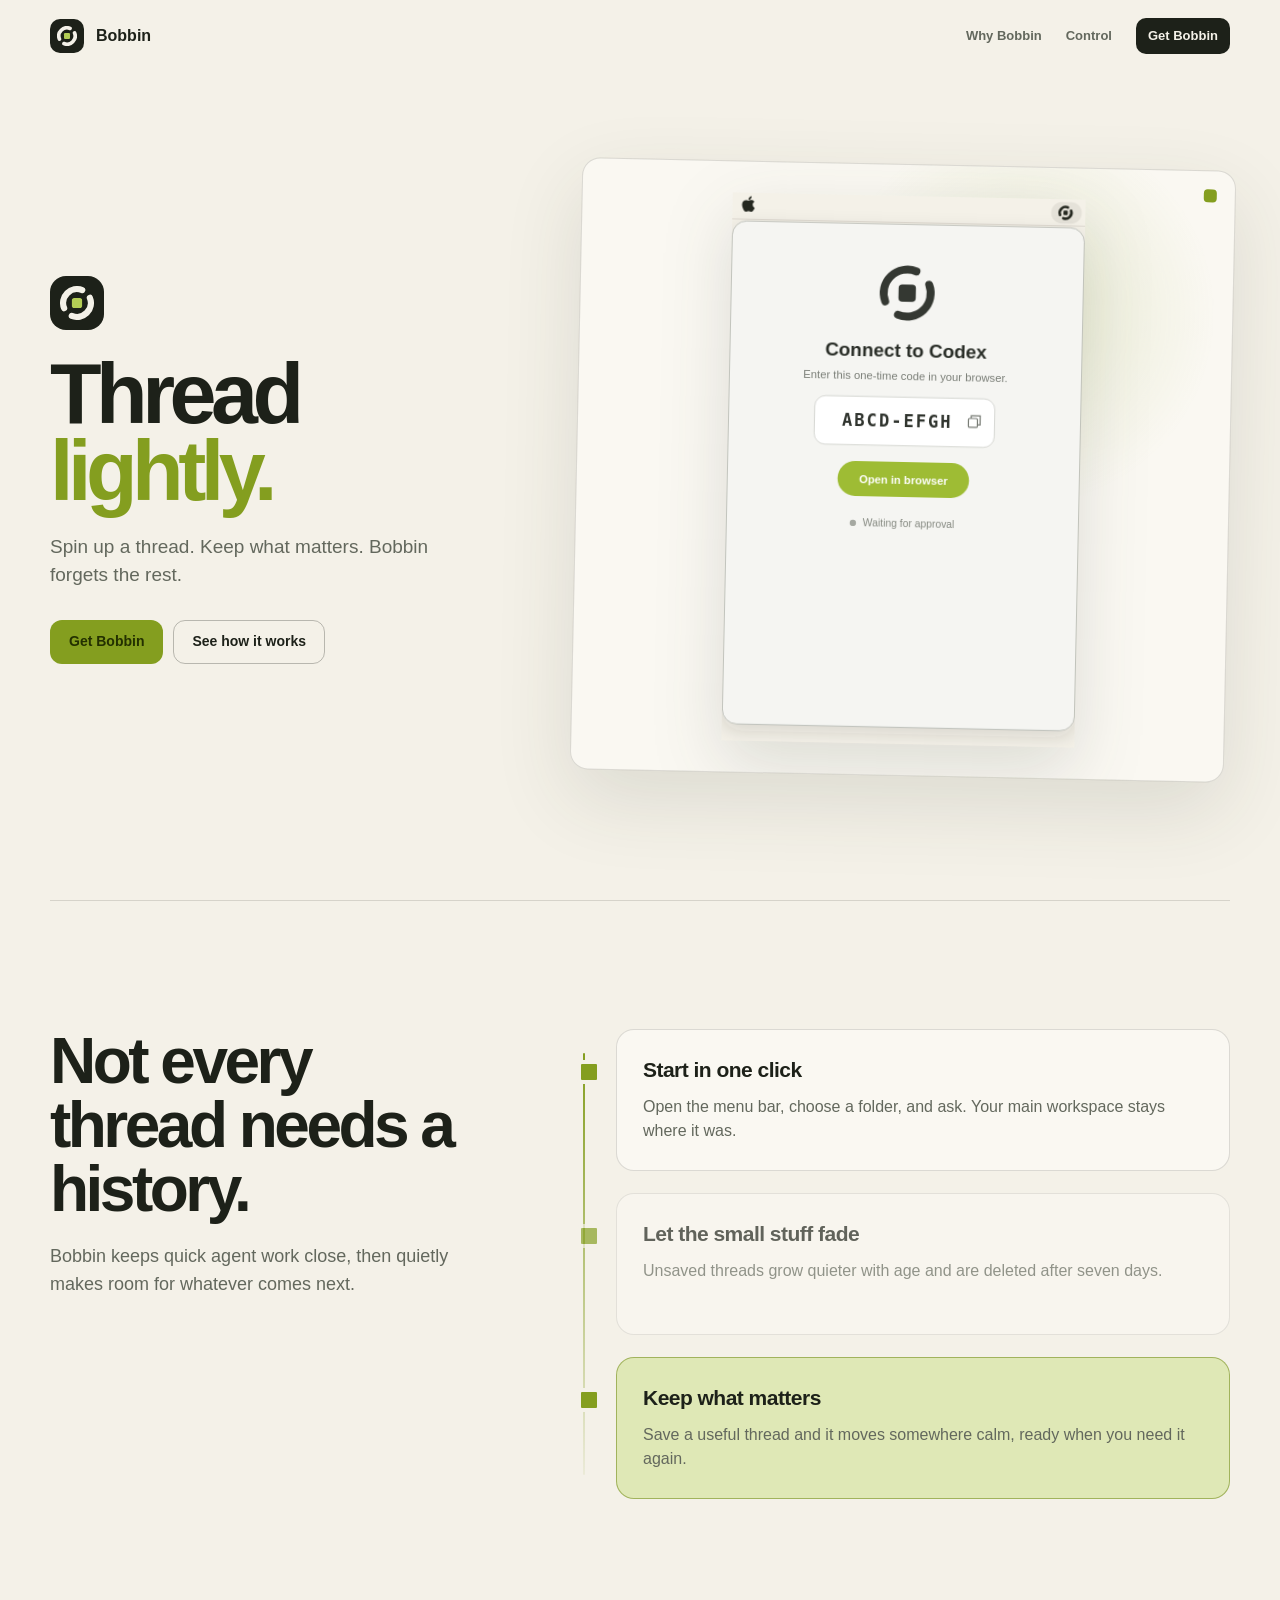
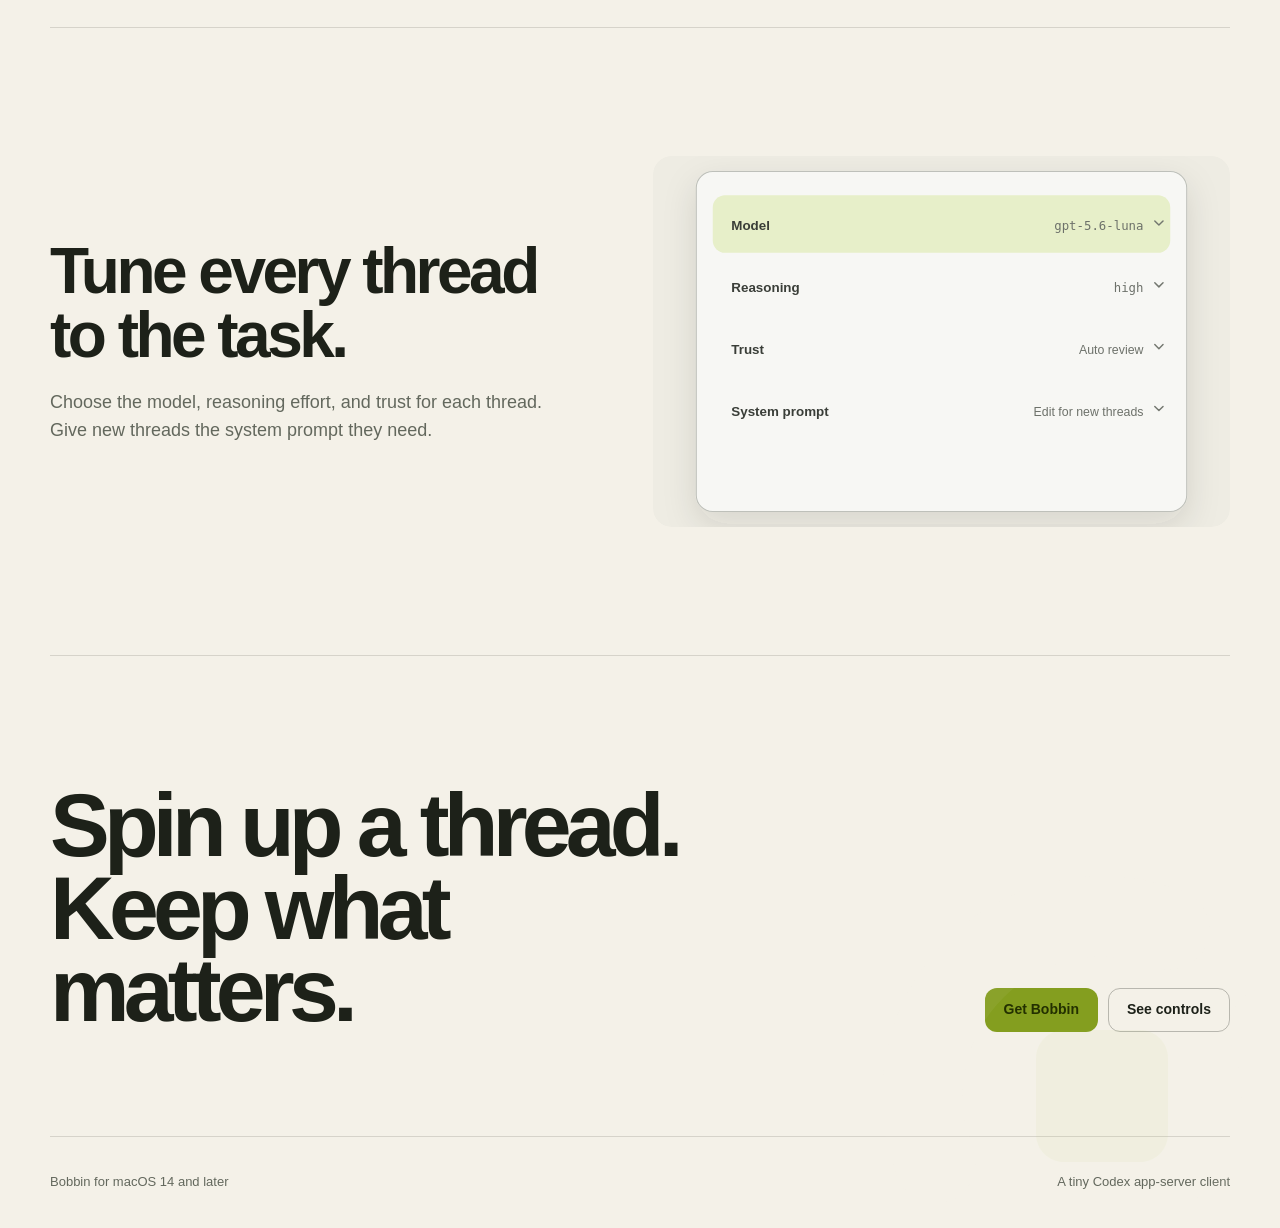
<file: mockups/site.html>
<!DOCTYPE html>
<html lang="en">
<head>
  <meta charset="utf-8">
  <meta name="viewport" content="width=device-width, initial-scale=1">
  <meta name="description" content="Spin up a thread. Keep what matters. Bobbin forgets the rest.">
  <title>Bobbin | Thread lightly</title>
  <link rel="stylesheet" href="shared.css">
  <style>
    .site-shell {
      overflow: hidden;
    }

    .site-nav {
      display: flex;
      width: min(100% - 48px, 1180px);
      height: 72px;
      align-items: center;
      justify-content: space-between;
      margin: 0 auto;
    }

    .site-brand {
      display: inline-flex;
      gap: 12px;
      align-items: center;
      color: var(--ink);
      font-size: 16px;
      font-weight: 760;
      text-decoration: none;
    }

    .site-brand .brand-mark {
      width: 34px;
      height: 34px;
      border-radius: 10px;
      padding: 7px;
    }

    .site-nav__links {
      display: flex;
      gap: 24px;
      align-items: center;
      font-size: 13px;
      font-weight: 640;
    }

    .site-nav__links a {
      color: var(--ink-soft);
      text-decoration: none;
    }

    .site-nav__links a:hover {
      color: var(--ink);
    }

    .site-nav__links .nav-cta {
      padding: 8px 12px;
      border-radius: 10px;
      background: var(--ink);
      color: var(--paper);
    }

    .site-main {
      width: min(100% - 48px, 1180px);
      margin: 0 auto;
    }

    .site-hero {
      display: grid;
      grid-template-columns: minmax(0, 0.8fr) minmax(420px, 1.2fr);
      gap: clamp(48px, 7vw, 96px);
      align-items: center;
      min-height: calc(100dvh - 72px);
      padding: 54px 0 86px;
    }

    .site-hero > * {
      min-width: 0;
    }

    .hero-mark {
      width: 54px;
      height: 54px;
      margin-bottom: 26px;
      border-radius: 16px;
      background: #1d2119;
      padding: 10px;
    }

    .site-hero h1 {
      max-width: 620px;
      margin: 0;
      font-size: clamp(54px, 6.6vw, 96px);
      font-weight: 760;
      letter-spacing: -0.065em;
      line-height: 0.9;
    }

    .site-hero h1 span {
      color: var(--accent);
    }

    .site-hero__lead {
      max-width: 500px;
      margin: 24px 0 30px;
      color: var(--ink-soft);
      font-size: 19px;
      line-height: 1.5;
    }

    .site-hero .screenshot-slot {
      min-height: 610px;
      transform: rotate(1.2deg);
    }

    .site-hero .screenshot-slot::after {
      position: absolute;
      top: 18px;
      right: 18px;
      width: 13px;
      height: 13px;
      border-radius: 4px;
      background: var(--accent);
      content: "";
    }

    .section {
      padding: 128px 0;
      border-top: 1px solid var(--line);
    }

    .section-heading {
      max-width: 700px;
      margin: 0;
      font-size: clamp(38px, 5vw, 68px);
      font-weight: 730;
      letter-spacing: -0.055em;
      line-height: 1;
    }

    .section-lead {
      max-width: 560px;
      margin: 22px 0 0;
      color: var(--ink-soft);
      font-size: 18px;
    }

    .thread-life {
      position: relative;
      display: grid;
      grid-template-columns: 0.8fr 1.2fr;
      gap: 80px;
      align-items: start;
    }

    .thread-life__story {
      position: relative;
      display: grid;
      gap: 22px;
      margin: 0;
      padding-left: 46px;
      list-style: none;
    }

    .thread-life__story::before {
      position: absolute;
      top: 24px;
      bottom: 24px;
      left: 13px;
      width: 2px;
      border-radius: 999px;
      background: linear-gradient(var(--accent), color-mix(in srgb, var(--accent) 8%, transparent));
      content: "";
    }

    .life-step {
      position: relative;
      min-height: 142px;
      padding: 24px 26px;
      border: 1px solid var(--line);
      border-radius: var(--radius);
      background: var(--paper-raised);
    }

    .life-step::before {
      position: absolute;
      top: 30px;
      left: -40px;
      width: 16px;
      height: 16px;
      border: 4px solid var(--paper);
      border-radius: 5px;
      background: var(--accent);
      content: "";
    }

    .life-step h3 {
      margin: 0 0 8px;
      font-size: 21px;
      letter-spacing: -0.025em;
    }

    .life-step p {
      margin: 0;
      color: var(--ink-soft);
    }

    .life-step.fade {
      opacity: 0.68;
    }

    .life-step.keep {
      border-color: color-mix(in srgb, var(--accent) 52%, var(--line));
      background: var(--accent-soft);
    }

    .control-layout {
      display: grid;
      grid-template-columns: minmax(0, 0.95fr) minmax(440px, 1.05fr);
      gap: 80px;
      align-items: center;
    }

    .control-demo {
      display: block;
      width: 100%;
      height: auto;
      border-radius: var(--radius);
    }

    .closing {
      position: relative;
      display: grid;
      grid-template-columns: 1fr auto;
      gap: 48px;
      align-items: end;
      padding-bottom: 104px;
    }

    .closing::after {
      position: absolute;
      right: -92px;
      bottom: -180px;
      width: 440px;
      height: 440px;
      background: url("../Resources/Icon/BobbinMark.svg") center / contain no-repeat;
      content: "";
      opacity: 0.055;
      pointer-events: none;
    }

    .closing h2 {
      max-width: 700px;
      margin: 0;
      font-size: clamp(46px, 7vw, 92px);
      letter-spacing: -0.065em;
      line-height: 0.92;
    }

    .site-footer {
      display: flex;
      width: min(100% - 48px, 1180px);
      min-height: 92px;
      align-items: center;
      justify-content: space-between;
      margin: 0 auto;
      border-top: 1px solid var(--line);
      color: var(--ink-soft);
      font-size: 13px;
    }

    @media (max-width: 900px) {
      .site-hero,
      .thread-life,
      .control-layout {
        grid-template-columns: 1fr;
      }

      .site-hero {
        min-height: auto;
      }

      .site-hero .screenshot-slot {
        min-height: 500px;
        transform: none;
      }

      .thread-life,
      .control-layout {
        gap: 48px;
      }
    }

    @media (max-width: 720px) {
      .site-nav,
      .site-main,
      .site-footer {
        width: min(100% - 32px, 1180px);
      }

      .site-nav__links a:not(.nav-cta) {
        display: none;
      }

      .site-hero {
        gap: 50px;
        padding: 54px 0 72px;
      }

      .site-hero h1 {
        font-size: clamp(52px, 17vw, 72px);
      }

      .site-hero h1 span {
        display: block;
      }

      .site-hero__lead {
        font-size: 17px;
      }

      .site-hero .screenshot-slot {
        min-height: 360px;
      }

      .section {
        padding: 88px 0;
      }

      .thread-life__story {
        padding-left: 36px;
      }

      .life-step::before {
        left: -31px;
      }

      .closing {
        grid-template-columns: 1fr;
      }

      .closing .button-row {
        width: 100%;
      }

      .site-footer {
        gap: 14px;
        align-items: flex-start;
        flex-direction: column;
        justify-content: center;
      }
    }
  </style>
</head>
<body>
  <div class="site-shell">
    <nav class="site-nav" aria-label="Primary navigation">
      <a class="site-brand" href="#top">
        <img class="brand-mark" src="../Resources/Icon/BobbinMark.svg" alt="">
        <span>Bobbin</span>
      </a>
      <div class="site-nav__links">
        <a href="#why">Why Bobbin</a>
        <a href="#control">Control</a>
        <a class="nav-cta" href="#get">Get Bobbin</a>
      </div>
    </nav>

    <main class="site-main" id="top">
      <section class="site-hero" aria-labelledby="hero-title">
        <div>
          <img class="hero-mark" src="../Resources/Icon/BobbinMark.svg" alt="Bobbin mark">
          <h1 id="hero-title">Thread <span>lightly.</span></h1>
          <p class="site-hero__lead">Spin up a thread. Keep what matters. Bobbin forgets the rest.</p>
          <div class="button-row">
            <a class="button" href="#get">Get Bobbin</a>
            <a class="button secondary" href="#why">See how it works</a>
          </div>
        </div>
        <div class="screenshot-slot has-product-shot">
          <img class="product-shot" src="../docs/images/bobbin-menubar-demo.svg" alt="Bobbin creates a thread, uses tools, answers, and saves it from the menu bar">
        </div>
      </section>

      <section class="section thread-life" id="why" aria-labelledby="why-title">
        <div>
          <h2 class="section-heading" id="why-title">Not every thread needs a history.</h2>
          <p class="section-lead">Bobbin keeps quick agent work close, then quietly makes room for whatever comes next.</p>
        </div>
        <ul class="thread-life__story">
          <li class="life-step">
            <h3>Start in one click</h3>
            <p>Open the menu bar, choose a folder, and ask. Your main workspace stays where it was.</p>
          </li>
          <li class="life-step fade">
            <h3>Let the small stuff fade</h3>
            <p>Unsaved threads grow quieter with age and are deleted after seven days.</p>
          </li>
          <li class="life-step keep">
            <h3>Keep what matters</h3>
            <p>Save a useful thread and it moves somewhere calm, ready when you need it again.</p>
          </li>
        </ul>
      </section>

      <section class="section control-layout" id="control" aria-labelledby="control-title">
        <div>
          <h2 class="section-heading" id="control-title">Tune every thread to the task.</h2>
          <p class="section-lead">Choose the model, reasoning effort, and trust for each thread. Give new threads the system prompt they need.</p>
        </div>
        <img class="control-demo" src="../docs/images/bobbin-controls-demo.svg" alt="Bobbin cycles through model, reasoning, trust, and system prompt settings">
      </section>

      <section class="section closing" id="get" aria-labelledby="get-title">
        <h2 id="get-title">Spin up a thread. Keep what matters.</h2>
        <div class="button-row">
          <a class="button" href="#top">Get Bobbin</a>
          <a class="button secondary" href="#control">See controls</a>
        </div>
      </section>
    </main>

    <footer class="site-footer">
      <span>Bobbin for macOS 14 and later</span>
      <span>A tiny Codex app-server client</span>
    </footer>
  </div>
</body>
</html>
</file>
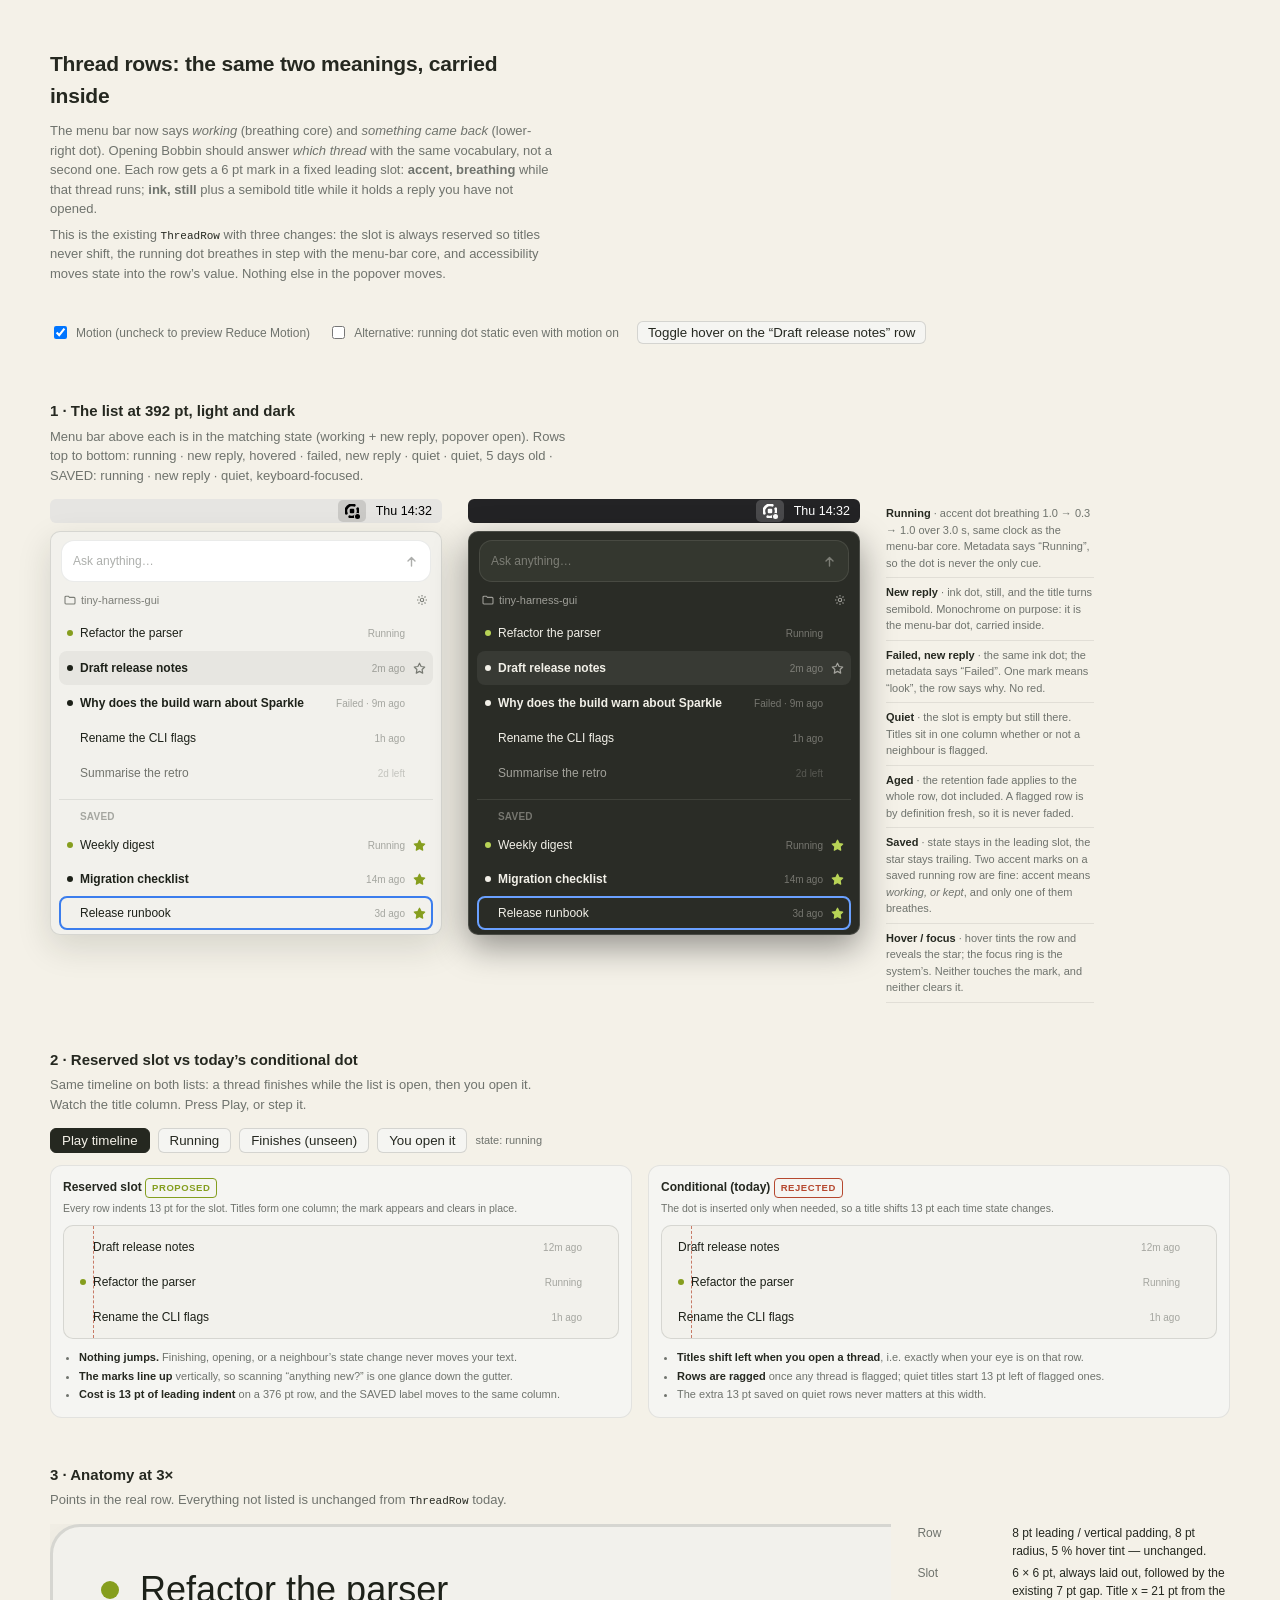
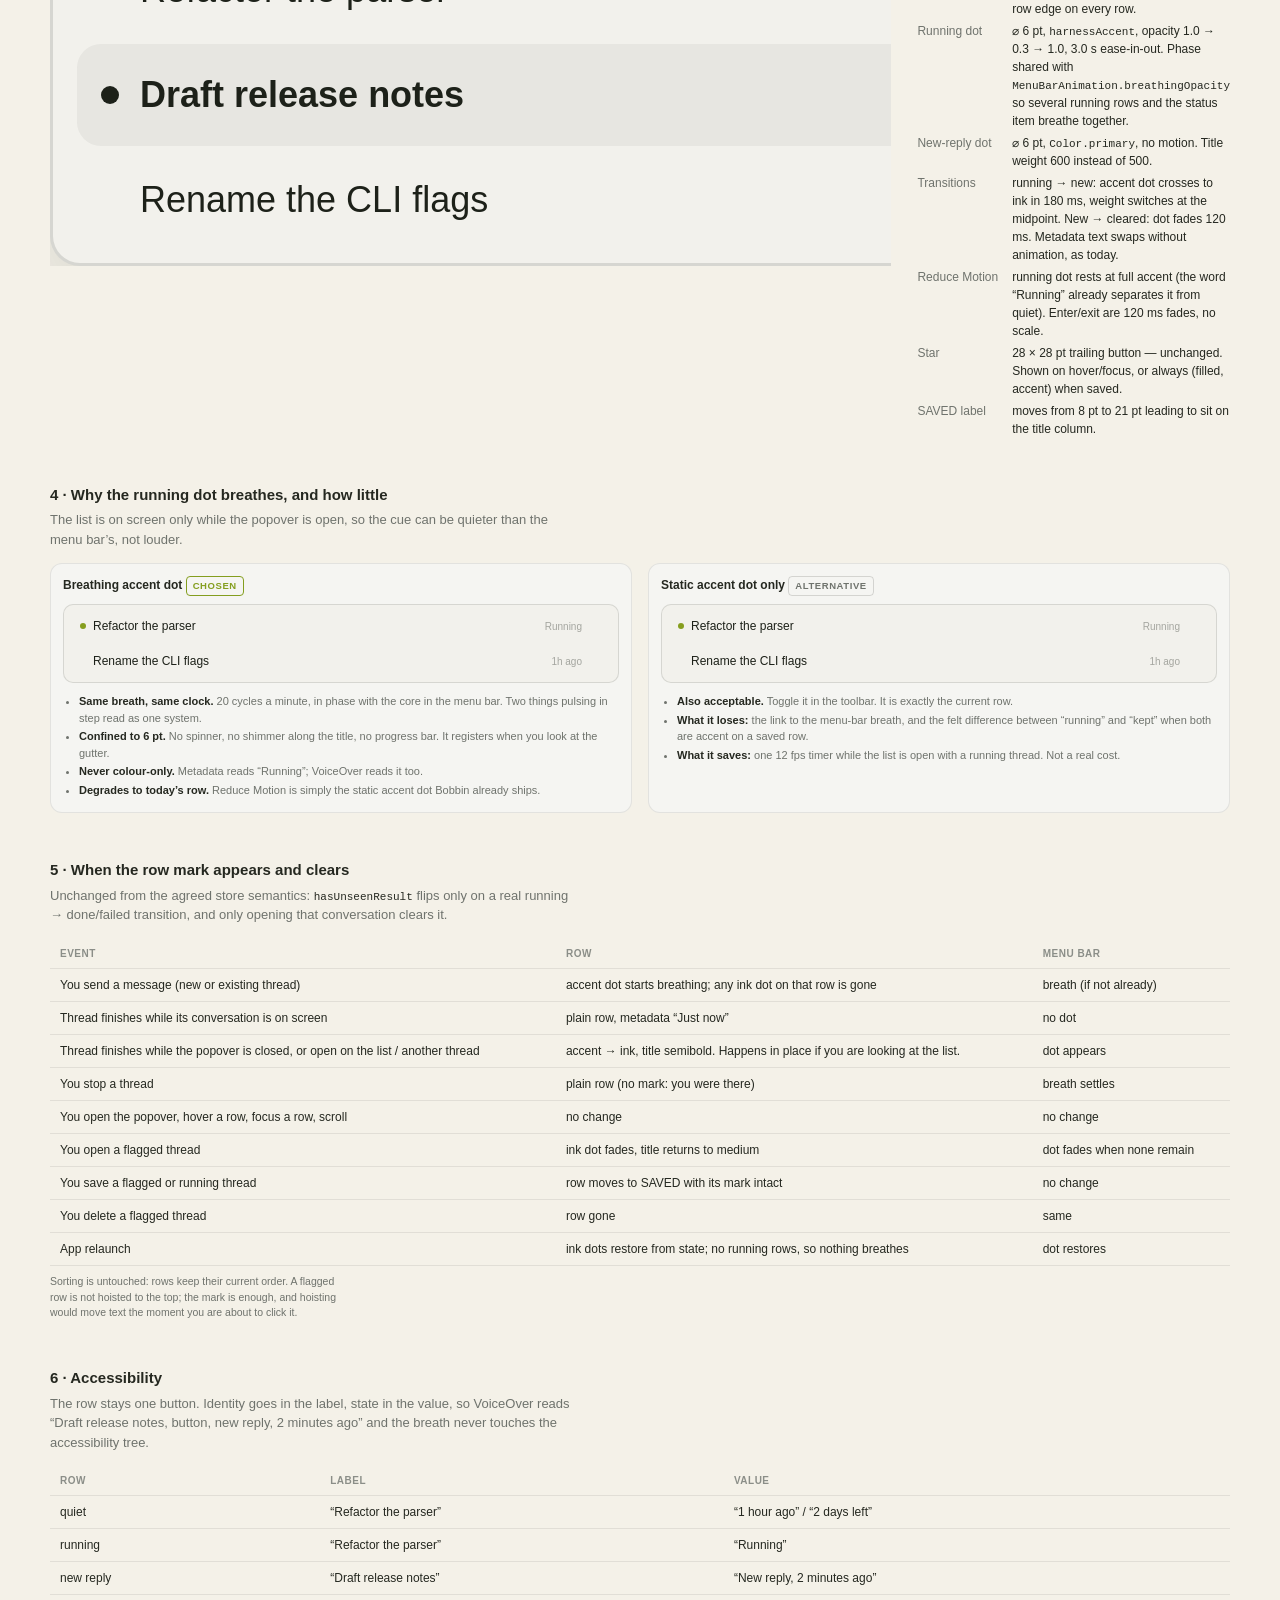
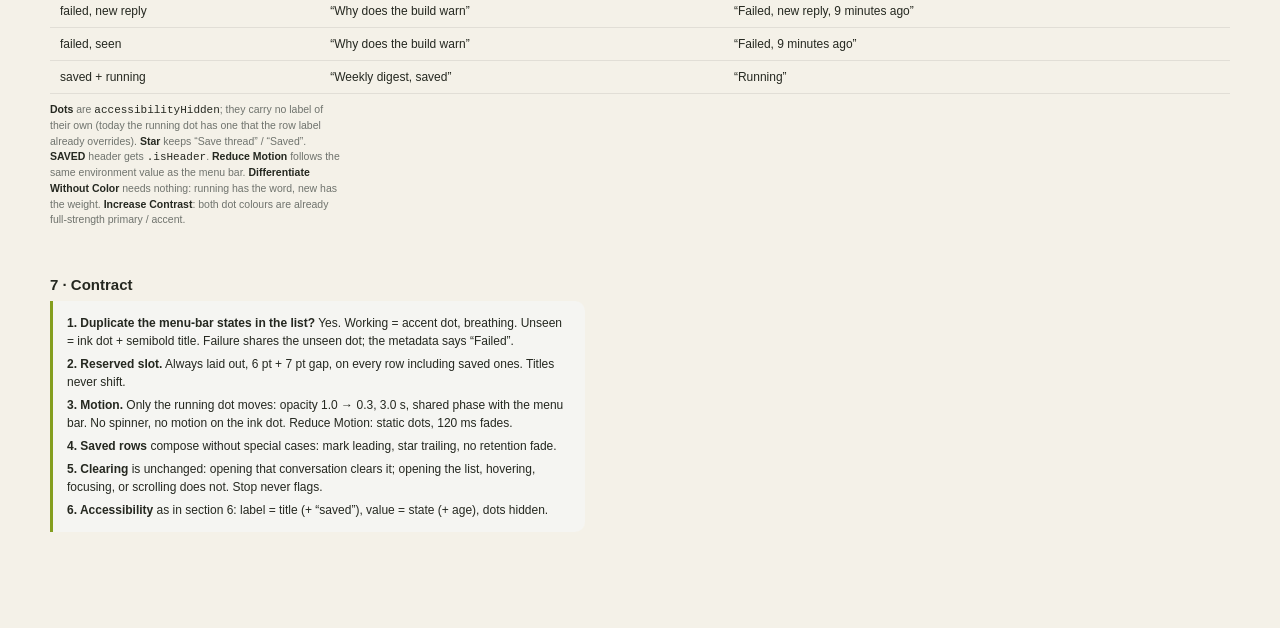
<file: mockups/thread-list-activity-notification.html>
<!doctype html>
<html lang="en">
<head>
<meta charset="utf-8">
<meta name="viewport" content="width=device-width, initial-scale=1">
<title>Bobbin: thread rows, working + new reply</title>
<style>
  :root {
    --page:#f4f1e8; --chrome:#f5f5f2; --ink:#252820; --muted:#6f736d; --muted-2:#8b8e88;
    --hairline:rgba(37,40,32,.09); --hairline-2:rgba(37,40,32,.16); --accent:#849e1f; --bad:#b5482f;
    --bar-light:#e6e5e2; --bar-dark:#232325;
  }
  * { box-sizing:border-box; }
  body { margin:0; padding:48px 28px 96px; background:var(--page); color:var(--ink);
         font:13px/1.5 -apple-system, BlinkMacSystemFont, "Segoe UI", sans-serif; -webkit-font-smoothing:antialiased; }
  .wrap { max-width:1180px; margin:0 auto; }
  header { max-width:70ch; margin-bottom:30px; }
  h1 { margin:0 0 10px; font-size:21px; font-weight:600; letter-spacing:-.01em; }
  h2 { margin:46px 0 4px; font-size:15px; font-weight:600; }
  h2 + p { margin:0 0 14px; color:var(--muted); max-width:72ch; }
  header p { margin:0 0 6px; color:var(--muted); }
  code { font:11px ui-monospace, SFMono-Regular, Menlo, monospace; color:var(--ink); }
  .note { font-size:10.5px; color:var(--muted); margin-top:8px; max-width:50ch; line-height:1.5; }
  .note b { color:var(--ink); }
  .tag { display:inline-block; font-size:9.5px; letter-spacing:.06em; text-transform:uppercase;
         padding:2px 6px; border-radius:4px; border:1px solid var(--hairline-2); color:var(--muted); vertical-align:middle; }
  .tag.yes { border-color:var(--accent); color:var(--accent); }
  .tag.no  { border-color:var(--bad); color:var(--bad); }
  .toolbar { position:sticky; top:0; z-index:3; display:flex; flex-wrap:wrap; gap:18px; align-items:center;
             padding:8px 0 10px; margin-bottom:6px; background:var(--page); }
  .toolbar label { display:inline-flex; gap:6px; align-items:center; font-size:12px; color:var(--muted); }
  .toolbar button { font:12px inherit; padding:3px 10px; border-radius:6px; border:1px solid var(--hairline-2);
                    background:var(--chrome); color:var(--ink); cursor:pointer; }
  .toolbar button:hover { background:var(--hover-page, rgba(37,40,32,.05)); }

  /* ---------- the popover, in its own light/dark scope ---------- */
  .pop { --pi:#1d2119; --p2:rgba(29,33,25,.55); --p3:rgba(29,33,25,.36); --pa:#869e1e; --pfield:#fff;
         --pbg:#f2f1ec; --phov:rgba(29,33,25,.05); --pline:rgba(29,33,25,.09); --pline2:rgba(29,33,25,.13);
         --pfocus:#3b7ded;
         width:392px; max-width:100%; background:var(--pbg); color:var(--pi); border:1px solid var(--pline2);
         border-radius:10px; overflow:hidden; box-shadow:0 12px 34px rgba(30,32,24,.14); flex:none; }
  .pop.dark { --pi:#f2f0e8; --p2:rgba(242,240,232,.58); --p3:rgba(242,240,232,.38); --pa:#b8d356; --pfield:#34372f;
              --pbg:#2a2c26; --phov:rgba(242,240,232,.07); --pline:rgba(242,240,232,.1); --pline2:rgba(242,240,232,.16);
              --pfocus:#6aa0ff; box-shadow:0 12px 34px rgba(0,0,0,.4); }
  .pop, .pop * { font-family:-apple-system, BlinkMacSystemFont, "SF Pro Text", "Segoe UI", sans-serif; }
  .composer { margin:8px 10px 6px; border:1px solid var(--pline); background:var(--pfield); border-radius:13px;
              display:flex; align-items:center; gap:8px; padding:5px 5px 5px 11px; min-height:42px; }
  .composer .ph { flex:1; font-size:12px; color:var(--p3); }
  .composer .send { width:28px; height:28px; border-radius:50%; display:grid; place-items:center; color:var(--p3); }
  .phead { display:flex; align-items:center; height:24px; padding:0 13px; font-size:11px; color:var(--p2); gap:5px; }
  .phead .sp { flex:1; }
  .phead svg { display:block; }
  .rows { padding:4px 8px; display:grid; gap:1px; }
  .sect { margin-top:8px; border-top:1px solid var(--pline); padding-top:9px; }
  .sect .lab { font-size:10px; font-weight:600; letter-spacing:.02em; color:var(--p3); padding:0 8px 4px 21px; }
  .sect.legacy .lab { padding-left:8px; }

  .trow { display:flex; align-items:center; border-radius:8px; font-size:12px; position:relative; }
  .trow .main { flex:1 1 auto; min-width:0; display:flex; align-items:center; gap:7px; padding:8px 0 8px 8px; }
  .trow .slot { flex:none; width:6px; height:6px; display:grid; place-items:center; }
  .trow.legacy .slot:empty { display:none; }           /* today: dot only when needed → title shifts */
  .trow .t { font-weight:500; white-space:nowrap; overflow:hidden; text-overflow:ellipsis; }
  .trow.unseen .t { font-weight:600; }
  .trow .when { margin-left:auto; flex:none; padding-left:3px; font-size:10px; color:var(--p3); font-variant-numeric:tabular-nums; }
  .trow .star { flex:none; width:28px; height:28px; display:grid; place-items:center; color:var(--p2); opacity:0; }
  .trow.saved .star { opacity:1; color:var(--pa); }
  .trow.hov { background:var(--phov); }
  .trow.hov .star { opacity:1; }
  .trow.focus { outline:2px solid var(--pfocus); outline-offset:-2px; }
  .trow.aged { opacity:.6; }
  .dot { width:6px; height:6px; border-radius:50%; display:block; }
  .dot.run { background:var(--pa); animation:breath 3s ease-in-out infinite; }
  .dot.run.static { animation:none; }
  .dot.new { background:var(--pi); }
  .dot.in { animation:dot-in .18s ease-out both; }
  .dot.out { animation:dot-out .12s ease-in both; }
  @keyframes breath { 0%,100% { opacity:1; } 50% { opacity:.3; } }
  @keyframes dot-in { from { opacity:0; transform:scale(.6); } to { opacity:1; transform:none; } }
  @keyframes dot-out { to { opacity:0; } }
  body.no-motion .dot.run { animation:none; }
  body.no-motion .dot.in, body.no-motion .dot.out { animation-duration:.12s; transform:none !important; }
  body.no-motion .dot.in { animation-name:dot-fade-in; }
  @keyframes dot-fade-in { from { opacity:0; } to { opacity:1; } }
  @media (prefers-reduced-motion: reduce) { .dot.run { animation:none; } }

  /* menu bar strip above each popover */
  .bar { height:24px; display:flex; align-items:center; justify-content:flex-end; gap:4px; padding:0 10px;
         border-radius:6px; font-size:12.5px; width:392px; max-width:100%; margin-bottom:8px; }
  .bar.light { background:var(--bar-light); color:#000; } .bar.dark { background:var(--bar-dark); color:#fff; }
  .bar .it { display:grid; place-items:center; height:22px; min-width:28px; padding:0 4px; border-radius:5px; }
  .bar.light .it.open { background:rgba(0,0,0,.12); } .bar.dark .it.open { background:rgba(255,255,255,.18); }
  .bar .clock { margin-left:6px; font-variant-numeric:tabular-nums; }
  svg.mark { display:block; overflow:visible; }
  .core.breath { animation:breath 3s ease-in-out infinite; }
  body.no-motion .core.breath { animation:none; opacity:.5; }
  @media (prefers-reduced-motion: reduce) { .core.breath { animation:none; opacity:.5; } }

  /* layouts */
  .pair { display:flex; gap:26px; flex-wrap:wrap; align-items:flex-start; }
  .col { display:flex; flex-direction:column; }
  .callouts { display:grid; gap:0; font-size:11px; color:var(--muted); max-width:34ch; align-self:center; }
  .callouts div { padding:6px 0; border-bottom:1px solid var(--hairline); }
  .callouts b { color:var(--ink); font-weight:600; }
  .callouts .k { display:inline-block; min-width:22px; font:10px ui-monospace, Menlo, monospace; color:var(--bad); }
  .keyed { position:absolute; left:-24px; top:50%; transform:translateY(-50%); font:10px ui-monospace, Menlo, monospace; color:var(--bad); }
  .rows.keyed-rows .trow { overflow:visible; }

  .anatomy { display:grid; grid-template-columns:auto 1fr; gap:26px; align-items:start; }
  .zoomrow { position:relative; width:392px; max-width:100%; transform-origin:top left; }
  .zoomwrap { width:100%; overflow-x:auto; }
  .zoomwrap .pop { width:392px; }
  .spec { display:grid; grid-template-columns:max-content 1fr; gap:4px 14px; font-size:12px; margin:0; }
  .spec dt { color:var(--muted); } .spec dd { margin:0; }

  .cmp { display:grid; grid-template-columns:repeat(auto-fit, minmax(300px, 1fr)); gap:16px; }
  .card { border:1px solid var(--hairline); border-radius:12px; background:var(--chrome); padding:12px; }
  .card h3 { margin:0 0 3px; font-size:12px; font-weight:600; }
  .card p { margin:0; font-size:10.5px; color:var(--muted); }
  .card ul { margin:8px 0 0; padding-left:16px; font-size:11px; color:var(--muted); }
  .card li { margin:2px 0; } .card li b { color:var(--ink); font-weight:600; }
  .card .pop { width:100%; box-shadow:none; margin:8px 0 10px; }
  .sim { display:flex; gap:8px; align-items:center; margin:0 0 12px; flex-wrap:wrap; }
  .sim button { font:12px inherit; padding:4px 11px; border-radius:6px; border:1px solid var(--hairline-2);
                background:var(--chrome); color:var(--ink); cursor:pointer; }
  .sim button.primary { background:var(--ink); color:var(--page); border-color:var(--ink); }
  .sim .st { font-size:11px; color:var(--muted); font-variant-numeric:tabular-nums; }
  .guide { position:absolute; top:0; bottom:0; width:0; border-left:1px dashed var(--bad); pointer-events:none; opacity:.7; }

  table { border-collapse:collapse; width:100%; font-size:12px; }
  th, td { text-align:left; vertical-align:top; padding:7px 10px; border-bottom:1px solid var(--hairline); }
  th { font-size:10px; letter-spacing:.05em; text-transform:uppercase; color:var(--muted-2); font-weight:600; }
  td code { white-space:nowrap; }
  .qs { border-left:3px solid var(--accent); padding:8px 14px; background:var(--chrome); border-radius:0 10px 10px 0; max-width:74ch; }
  .qs p { margin:5px 0; font-size:12px; }

  @media (prefers-color-scheme: dark) {
    :root { --page:#171914; --chrome:#22241d; --ink:#f2f0e8; --muted:#a9ad9f; --muted-2:#83877c;
            --hairline:rgba(242,240,232,.11); --hairline-2:rgba(242,240,232,.2); --accent:#b8d453; --bad:#e0785d;
            --hover-page:rgba(242,240,232,.07); }
  }
  @media (max-width: 900px) { .anatomy { grid-template-columns:1fr; } }
</style>
</head>
<body>
<div class="wrap">
  <header>
    <h1>Thread rows: the same two meanings, carried inside</h1>
    <p>The menu bar now says <em>working</em> (breathing core) and <em>something came back</em> (lower-right dot).
       Opening Bobbin should answer <em>which thread</em> with the same vocabulary, not a second one. Each row gets a
       6 pt mark in a fixed leading slot: <b>accent, breathing</b> while that thread runs; <b>ink, still</b> plus a
       semibold title while it holds a reply you have not opened.</p>
    <p>This is the existing <code>ThreadRow</code> with three changes: the slot is always reserved so titles never
       shift, the running dot breathes in step with the menu-bar core, and accessibility moves state into the row’s
       value. Nothing else in the popover moves.</p>
  </header>

  <div class="toolbar">
    <label><input type="checkbox" id="motion" checked> Motion (uncheck to preview Reduce Motion)</label>
    <label><input type="checkbox" id="staticrun"> Alternative: running dot static even with motion on</label>
    <button id="hovertoggle" type="button">Toggle hover on the “Draft release notes” row</button>
  </div>

  <h2>1 · The list at 392 pt, light and dark</h2>
  <p>Menu bar above each is in the matching state (working + new reply, popover open). Rows top to bottom: running · new reply, hovered · failed, new reply · quiet · quiet, 5 days old · SAVED: running · new reply · quiet, keyboard-focused.</p>
  <div class="pair">
    <div class="col">
      <div class="bar light"><span class="it open" data-mark="working unseen"></span><span class="clock">Thu 14:32</span></div>
      <div class="pop light" data-list="main"></div>
    </div>
    <div class="col">
      <div class="bar dark"><span class="it open" data-mark="working unseen"></span><span class="clock">Thu 14:32</span></div>
      <div class="pop dark" data-list="main"></div>
    </div>
    <div class="callouts">
      <div><b>Running</b> · accent dot breathing 1.0 → 0.3 → 1.0 over 3.0 s, same clock as the menu-bar core. Metadata says “Running”, so the dot is never the only cue.</div>
      <div><b>New reply</b> · ink dot, still, and the title turns semibold. Monochrome on purpose: it is the menu-bar dot, carried inside.</div>
      <div><b>Failed, new reply</b> · the same ink dot; the metadata says “Failed”. One mark means “look”, the row says why. No red.</div>
      <div><b>Quiet</b> · the slot is empty but still there. Titles sit in one column whether or not a neighbour is flagged.</div>
      <div><b>Aged</b> · the retention fade applies to the whole row, dot included. A flagged row is by definition fresh, so it is never faded.</div>
      <div><b>Saved</b> · state stays in the leading slot, the star stays trailing. Two accent marks on a saved running row are fine: accent means <em>working, or kept</em>, and only one of them breathes.</div>
      <div><b>Hover / focus</b> · hover tints the row and reveals the star; the focus ring is the system’s. Neither touches the mark, and neither clears it.</div>
    </div>
  </div>

  <h2>2 · Reserved slot vs today’s conditional dot</h2>
  <p>Same timeline on both lists: a thread finishes while the list is open, then you open it. Watch the title column. Press Play, or step it.</p>
  <div class="sim">
    <button class="primary" id="play" type="button">Play timeline</button>
    <button data-step="running" type="button">Running</button>
    <button data-step="finished" type="button">Finishes (unseen)</button>
    <button data-step="opened" type="button">You open it</button>
    <span class="st" id="simstate">state: running</span>
  </div>
  <div class="cmp">
    <div class="card">
      <h3>Reserved slot <span class="tag yes">proposed</span></h3>
      <p>Every row indents 13 pt for the slot. Titles form one column; the mark appears and clears in place.</p>
      <div class="pop light" data-list="sim" data-mode="reserved"></div>
      <ul>
        <li><b>Nothing jumps.</b> Finishing, opening, or a neighbour’s state change never moves your text.</li>
        <li><b>The marks line up</b> vertically, so scanning “anything new?” is one glance down the gutter.</li>
        <li><b>Cost is 13 pt of leading indent</b> on a 376 pt row, and the SAVED label moves to the same column.</li>
      </ul>
    </div>
    <div class="card">
      <h3>Conditional (today) <span class="tag no">rejected</span></h3>
      <p>The dot is inserted only when needed, so a title shifts 13 pt each time state changes.</p>
      <div class="pop light" data-list="sim" data-mode="legacy"></div>
      <ul>
        <li><b>Titles shift left when you open a thread</b>, i.e. exactly when your eye is on that row.</li>
        <li><b>Rows are ragged</b> once any thread is flagged; quiet titles start 13 pt left of flagged ones.</li>
        <li>The extra 13 pt saved on quiet rows never matters at this width.</li>
      </ul>
    </div>
  </div>

  <h2>3 · Anatomy at 3×</h2>
  <p>Points in the real row. Everything not listed is unchanged from <code>ThreadRow</code> today.</p>
  <div class="anatomy">
    <div class="zoomwrap"><div class="zoomrow" style="width:392px;height:auto">
      <div class="pop light" data-list="anatomy" style="transform:scale(3);transform-origin:top left;width:392px"></div>
    </div></div>
    <dl class="spec">
      <dt>Row</dt><dd>8 pt leading / vertical padding, 8 pt radius, 5 % hover tint — unchanged.</dd>
      <dt>Slot</dt><dd>6 × 6 pt, always laid out, followed by the existing 7 pt gap. Title x = 21 pt from the row edge on every row.</dd>
      <dt>Running dot</dt><dd>⌀ 6 pt, <code>harnessAccent</code>, opacity 1.0 → 0.3 → 1.0, 3.0 s ease-in-out. Phase shared with <code>MenuBarAnimation.breathingOpacity</code> so several running rows and the status item breathe together.</dd>
      <dt>New-reply dot</dt><dd>⌀ 6 pt, <code>Color.primary</code>, no motion. Title weight 600 instead of 500.</dd>
      <dt>Transitions</dt><dd>running → new: accent dot crosses to ink in 180 ms, weight switches at the midpoint. New → cleared: dot fades 120 ms. Metadata text swaps without animation, as today.</dd>
      <dt>Reduce Motion</dt><dd>running dot rests at full accent (the word “Running” already separates it from quiet). Enter/exit are 120 ms fades, no scale.</dd>
      <dt>Star</dt><dd>28 × 28 pt trailing button — unchanged. Shown on hover/focus, or always (filled, accent) when saved.</dd>
      <dt>SAVED label</dt><dd>moves from 8 pt to 21 pt leading to sit on the title column.</dd>
    </dl>
  </div>

  <h2>4 · Why the running dot breathes, and how little</h2>
  <p>The list is on screen only while the popover is open, so the cue can be quieter than the menu bar’s, not louder.</p>
  <div class="cmp">
    <div class="card">
      <h3>Breathing accent dot <span class="tag yes">chosen</span></h3>
      <div class="pop light" data-list="motion-a"></div>
      <ul>
        <li><b>Same breath, same clock.</b> 20 cycles a minute, in phase with the core in the menu bar. Two things pulsing in step read as one system.</li>
        <li><b>Confined to 6 pt.</b> No spinner, no shimmer along the title, no progress bar. It registers when you look at the gutter.</li>
        <li><b>Never colour-only.</b> Metadata reads “Running”; VoiceOver reads it too.</li>
        <li><b>Degrades to today’s row.</b> Reduce Motion is simply the static accent dot Bobbin already ships.</li>
      </ul>
    </div>
    <div class="card">
      <h3>Static accent dot only <span class="tag">alternative</span></h3>
      <div class="pop light" data-list="motion-b"></div>
      <ul>
        <li><b>Also acceptable.</b> Toggle it in the toolbar. It is exactly the current row.</li>
        <li><b>What it loses:</b> the link to the menu-bar breath, and the felt difference between “running” and “kept” when both are accent on a saved row.</li>
        <li><b>What it saves:</b> one 12 fps timer while the list is open with a running thread. Not a real cost.</li>
      </ul>
    </div>
  </div>

  <h2>5 · When the row mark appears and clears</h2>
  <p>Unchanged from the agreed store semantics: <code>hasUnseenResult</code> flips only on a real running → done/failed transition, and only opening that conversation clears it.</p>
  <table>
    <thead><tr><th>Event</th><th>Row</th><th>Menu bar</th></tr></thead>
    <tbody>
      <tr><td>You send a message (new or existing thread)</td><td>accent dot starts breathing; any ink dot on that row is gone</td><td>breath (if not already)</td></tr>
      <tr><td>Thread finishes while its conversation is on screen</td><td>plain row, metadata “Just now”</td><td>no dot</td></tr>
      <tr><td>Thread finishes while the popover is closed, or open on the list / another thread</td><td>accent → ink, title semibold. Happens in place if you are looking at the list.</td><td>dot appears</td></tr>
      <tr><td>You stop a thread</td><td>plain row (no mark: you were there)</td><td>breath settles</td></tr>
      <tr><td>You open the popover, hover a row, focus a row, scroll</td><td>no change</td><td>no change</td></tr>
      <tr><td>You open a flagged thread</td><td>ink dot fades, title returns to medium</td><td>dot fades when none remain</td></tr>
      <tr><td>You save a flagged or running thread</td><td>row moves to SAVED with its mark intact</td><td>no change</td></tr>
      <tr><td>You delete a flagged thread</td><td>row gone</td><td>same</td></tr>
      <tr><td>App relaunch</td><td>ink dots restore from state; no running rows, so nothing breathes</td><td>dot restores</td></tr>
    </tbody>
  </table>
  <p class="note">Sorting is untouched: rows keep their current order. A flagged row is not hoisted to the top; the mark is enough, and hoisting would move text the moment you are about to click it.</p>

  <h2>6 · Accessibility</h2>
  <p>The row stays one button. Identity goes in the label, state in the value, so VoiceOver reads “Draft release notes, button, new reply, 2 minutes ago” and the breath never touches the accessibility tree.</p>
  <table>
    <thead><tr><th>Row</th><th>Label</th><th>Value</th></tr></thead>
    <tbody>
      <tr><td>quiet</td><td>“Refactor the parser”</td><td>“1 hour ago” / “2 days left”</td></tr>
      <tr><td>running</td><td>“Refactor the parser”</td><td>“Running”</td></tr>
      <tr><td>new reply</td><td>“Draft release notes”</td><td>“New reply, 2 minutes ago”</td></tr>
      <tr><td>failed, new reply</td><td>“Why does the build warn”</td><td>“Failed, new reply, 9 minutes ago”</td></tr>
      <tr><td>failed, seen</td><td>“Why does the build warn”</td><td>“Failed, 9 minutes ago”</td></tr>
      <tr><td>saved + running</td><td>“Weekly digest, saved”</td><td>“Running”</td></tr>
    </tbody>
  </table>
  <p class="note"><b>Dots</b> are <code>accessibilityHidden</code>; they carry no label of their own (today the running dot has one that the row label already overrides). <b>Star</b> keeps “Save thread” / “Saved”. <b>SAVED</b> header gets <code>.isHeader</code>. <b>Reduce Motion</b> follows the same environment value as the menu bar. <b>Differentiate Without Color</b> needs nothing: running has the word, new has the weight. <b>Increase Contrast</b>: both dot colours are already full-strength primary / accent.</p>

  <h2>7 · Contract</h2>
  <div class="qs">
    <p><b>1. Duplicate the menu-bar states in the list?</b> Yes. Working = accent dot, breathing. Unseen = ink dot + semibold title. Failure shares the unseen dot; the metadata says “Failed”.</p>
    <p><b>2. Reserved slot.</b> Always laid out, 6 pt + 7 pt gap, on every row including saved ones. Titles never shift.</p>
    <p><b>3. Motion.</b> Only the running dot moves: opacity 1.0 → 0.3, 3.0 s, shared phase with the menu bar. No spinner, no motion on the ink dot. Reduce Motion: static dots, 120 ms fades.</p>
    <p><b>4. Saved rows</b> compose without special cases: mark leading, star trailing, no retention fade.</p>
    <p><b>5. Clearing</b> is unchanged: opening that conversation clears it; opening the list, hovering, focusing, or scrolling does not. Stop never flags.</p>
    <p><b>6. Accessibility</b> as in section 6: label = title (+ “saved”), value = state (+ age), dots hidden.</p>
  </div>
</div>

<script>
  /* ---- menu-bar mark (geometry from menubar-activity-notification.html) ---- */
  const ARCS = 'M14.679 6.706A6.125 6.125 0 0 1 6.706 14.679M3.321 11.294A6.125 6.125 0 0 1 11.294 3.321';
  let uid = 0;
  function mark(state) {
    const s = new Set(state.split(/\s+/)); const id = 'm' + (uid++);
    const badge = s.has('unseen');
    let out = `<svg class="mark" width="18" height="18" viewBox="0 0 18 18" aria-hidden="true">`;
    if (badge) out += `<mask id="${id}"><rect width="18" height="18" fill="#fff"/><circle cx="14.5" cy="14.5" r="3.5" fill="#000"/></mask>`;
    out += `<g ${badge ? `mask="url(#${id})"` : ''}><path d="${ARCS}" fill="none" stroke="currentColor" stroke-width="2.75" stroke-linecap="round"/>`;
    out += `<rect class="core${s.has('working') ? ' breath' : ''}" x="6.75" y="6.75" width="4.5" height="4.5" rx="0.958" fill="currentColor"/></g>`;
    if (badge) out += `<circle cx="14.5" cy="14.5" r="2.5" fill="currentColor"/>`;
    return out + `</svg>`;
  }
  document.querySelectorAll('[data-mark]').forEach(el => el.innerHTML = mark(el.dataset.mark));

  /* ---- popover pieces ---- */
  const ICON = {
    folder: `<svg width="12" height="10" viewBox="0 0 12 10" fill="none" stroke="currentColor" stroke-width="1.1"><path d="M1 2.2a1 1 0 0 1 1-1h2.4l1.1 1.2H10a1 1 0 0 1 1 1V8a1 1 0 0 1-1 1H2a1 1 0 0 1-1-1z"/></svg>`,
    gear: `<svg width="12" height="12" viewBox="0 0 12 12" fill="none" stroke="currentColor" stroke-width="1.1"><circle cx="6" cy="6" r="1.7"/><path d="M6 1v1.4M6 9.6V11M1 6h1.4M9.6 6H11M2.5 2.5l1 1M8.5 8.5l1 1M9.5 2.5l-1 1M3.5 8.5l-1 1"/></svg>`,
    star: (fill) => `<svg width="13" height="13" viewBox="0 0 13 13" fill="${fill ? 'currentColor' : 'none'}" stroke="currentColor" stroke-width="1.2" stroke-linejoin="round"><path d="M6.5 1.2l1.6 3.3 3.6.5-2.6 2.5.6 3.6L6.5 9.4 3.3 11.1l.6-3.6L1.3 5l3.6-.5z"/></svg>`,
    send: `<svg width="13" height="13" viewBox="0 0 13 13" fill="none" stroke="currentColor" stroke-width="1.4" stroke-linecap="round" stroke-linejoin="round"><path d="M6.5 11V2.5M3 6l3.5-3.5L10 6"/></svg>`
  };
  const t0 = performance.now();
  function phase() { return (-((performance.now() - t0) / 1000) % 3).toFixed(3) + 's'; }
  function dotFor(r, anim) {
    if (r.state === 'running') return `<span class="dot run${anim ? ' in' : ''}" style="animation-delay:${phase()}"></span>`;
    if (r.state === 'unseen' || r.state === 'failed-unseen') return `<span class="dot new${anim ? ' in' : ''}"></span>`;
    return '';
  }
  function meta(r) {
    if (r.state === 'running') return 'Running';
    if (r.state === 'failed-unseen' || r.state === 'failed') return 'Failed · ' + r.age;
    return r.age;
  }
  function row(r, mode) {
    const cls = ['trow', mode === 'legacy' ? 'legacy' : '', r.state === 'unseen' || r.state === 'failed-unseen' ? 'unseen' : '',
                 r.saved ? 'saved' : '', r.hov ? 'hov' : '', r.focus ? 'focus' : '', r.aged ? 'aged' : ''].filter(Boolean).join(' ');
    return `<div class="${cls}" data-id="${r.id || ''}">
      <div class="main"><span class="slot">${dotFor(r)}</span><span class="t">${r.title}</span><span class="when">${meta(r)}</span></div>
      <span class="star">${ICON.star(!!r.saved)}</span></div>`;
  }
  function popover({rows, saved = [], mode = 'reserved', chrome = true}) {
    let h = '';
    if (chrome) h += `<div class="composer"><span class="ph">Ask anything…</span><span class="send">${ICON.send}</span></div>
      <div class="phead">${ICON.folder}<span>tiny-harness-gui</span><span class="sp"></span>${ICON.gear}</div>`;
    h += `<div class="rows">${rows.map(r => row(r, mode)).join('')}`;
    if (saved.length) h += `<div class="sect ${mode}"><div class="lab">SAVED</div>${saved.map(r => row(r, mode)).join('')}</div>`;
    return h + `</div>`;
  }

  const MAIN = {
    rows: [
      {title:'Refactor the parser', state:'running'},
      {title:'Draft release notes', state:'unseen', age:'2m ago', hov:true, id:'hovrow'},
      {title:'Why does the build warn about Sparkle', state:'failed-unseen', age:'9m ago'},
      {title:'Rename the CLI flags', state:'quiet', age:'1h ago'},
      {title:'Summarise the retro', state:'quiet', age:'2d left', aged:true},
    ],
    saved: [
      {title:'Weekly digest', state:'running', saved:true},
      {title:'Migration checklist', state:'unseen', age:'14m ago', saved:true},
      {title:'Release runbook', state:'quiet', age:'3d ago', saved:true, focus:true},
    ]
  };
  document.querySelectorAll('[data-list="main"]').forEach(el => el.innerHTML = popover(MAIN));
  document.querySelectorAll('[data-list="anatomy"]').forEach(el => el.innerHTML = popover({chrome:false, rows:[
    {title:'Refactor the parser', state:'running'},
    {title:'Draft release notes', state:'unseen', age:'2m ago', hov:true},
    {title:'Rename the CLI flags', state:'quiet', age:'1h ago'}]}));
  document.querySelectorAll('[data-list="motion-a"]').forEach(el => el.innerHTML = popover({chrome:false, rows:[
    {title:'Refactor the parser', state:'running'}, {title:'Rename the CLI flags', state:'quiet', age:'1h ago'}]}));
  document.querySelectorAll('[data-list="motion-b"]').forEach(el => {
    el.innerHTML = popover({chrome:false, rows:[{title:'Refactor the parser', state:'running'}, {title:'Rename the CLI flags', state:'quiet', age:'1h ago'}]});
    el.querySelectorAll('.dot.run').forEach(d => d.classList.add('static'));
  });
  // anatomy: give the scaled block real height
  const zr = document.querySelector('.zoomrow');
  if (zr) { const p = zr.querySelector('.pop'); requestAnimationFrame(() => { zr.style.height = (p.offsetHeight * 3) + 'px'; zr.style.width = (392*3) + 'px'; }); }

  /* ---- simulation: reserved vs legacy ---- */
  const SIMROWS = (state) => [
    {title:'Draft release notes', state:'quiet', age:'12m ago'},
    {title:'Refactor the parser', state, age:'Just now', id:'simrow'},
    {title:'Rename the CLI flags', state:'quiet', age:'1h ago'},
  ];
  const sims = [...document.querySelectorAll('[data-list="sim"]')];
  let simState = 'running';
  function renderSim(state, from) {
    sims.forEach(el => {
      const mode = el.dataset.mode;
      el.innerHTML = popover({chrome:false, rows:SIMROWS(state === 'opened' ? 'quiet' : state === 'finished' ? 'unseen' : 'running'), mode});
      if (from && state !== from) {
        const d = el.querySelector('[data-id="simrow"] .dot'); if (d) d.classList.add('in');
      }
      // dashed guide at the proposed title column, to make any shift visible
      const g = document.createElement('div'); g.className = 'guide'; g.style.left = '29px'; el.style.position = 'relative'; el.appendChild(g);
    });
    document.getElementById('simstate').textContent = 'state: ' + state;
    simState = state;
  }
  renderSim('running');
  document.querySelectorAll('[data-step]').forEach(b => b.addEventListener('click', () => renderSim(b.dataset.step, simState)));
  let timer = null;
  document.getElementById('play').addEventListener('click', () => {
    clearTimeout(timer); renderSim('running', simState);
    timer = setTimeout(() => { renderSim('finished', 'running'); timer = setTimeout(() => renderSim('opened', 'finished'), 2200); }, 2200);
  });

  /* ---- toolbar ---- */
  const cb = document.getElementById('motion');
  const rm = matchMedia('(prefers-reduced-motion: reduce)');
  const applyMotion = () => document.body.classList.toggle('no-motion', !cb.checked);
  cb.checked = !rm.matches; applyMotion(); cb.addEventListener('change', applyMotion);
  const sr = document.getElementById('staticrun');
  sr.addEventListener('change', () => document.querySelectorAll('[data-list="main"] .dot.run, [data-list="sim"] .dot.run, [data-list="anatomy"] .dot.run')
    .forEach(d => d.classList.toggle('static', sr.checked)));
  document.getElementById('hovertoggle').addEventListener('click', () =>
    document.querySelectorAll('[data-id="hovrow"]').forEach(r => r.classList.toggle('hov')));
</script>
</body>
</html>
</file>
<file: docs/styles.css>
:root {
  color-scheme: light dark;
  --paper: #f4f1e8;
  --paper-raised: #faf8f2;
  --ink: #1d2119;
  --ink-soft: #63685d;
  --line: rgba(29, 33, 25, 0.14);
  --line-strong: rgba(29, 33, 25, 0.28);
  --accent: #849e1f;
  --accent-ink: #233000;
  --accent-soft: #dfe8b6;
  --code: #e9e6dc;
  --shadow: 0 28px 80px rgba(52, 57, 42, 0.12);
  --radius: 18px;
  --font-sans: -apple-system, BlinkMacSystemFont, "SF Pro Display", "Helvetica Neue", sans-serif;
  --font-mono: "SFMono-Regular", Consolas, "Liberation Mono", monospace;
}

@media (prefers-color-scheme: dark) {
  :root {
    --paper: #171914;
    --paper-raised: #20231c;
    --ink: #f2f0e8;
    --ink-soft: #a9ad9f;
    --line: rgba(242, 240, 232, 0.12);
    --line-strong: rgba(242, 240, 232, 0.24);
    --accent: #b8d453;
    --accent-ink: #171d03;
    --accent-soft: #303a18;
    --code: #292c24;
    --shadow: 0 28px 80px rgba(0, 0, 0, 0.28);
  }
}

* {
  box-sizing: border-box;
}

html {
  scroll-behavior: smooth;
}

body {
  margin: 0;
  background: var(--paper);
  color: var(--ink);
  font-family: var(--font-sans);
  font-size: 16px;
  line-height: 1.55;
  text-rendering: optimizeLegibility;
  -webkit-font-smoothing: antialiased;
}

a {
  color: inherit;
}

img {
  display: block;
  max-width: 100%;
}

button,
a {
  -webkit-tap-highlight-color: transparent;
}

:focus-visible {
  outline: 3px solid color-mix(in srgb, var(--accent) 76%, transparent);
  outline-offset: 4px;
}

.brand-mark {
  width: 42px;
  height: 42px;
  border-radius: 12px;
  background: #1d2119;
  padding: 8px;
}

.button-row {
  display: flex;
  flex-wrap: wrap;
  gap: 10px;
}

.button {
  display: inline-flex;
  min-height: 44px;
  align-items: center;
  justify-content: center;
  padding: 0 18px;
  border: 1px solid transparent;
  border-radius: 12px;
  background: var(--accent);
  color: var(--accent-ink);
  font-size: 14px;
  font-weight: 720;
  text-decoration: none;
  transition: transform 140ms ease, background-color 140ms ease, border-color 140ms ease;
}

.button:hover {
  transform: translateY(-1px);
}

.button:active {
  transform: translateY(1px);
}

.button.secondary {
  border-color: var(--line-strong);
  background: transparent;
  color: var(--ink);
}

.screenshot-slot {
  position: relative;
  display: grid;
  min-height: 380px;
  place-items: center;
  overflow: hidden;
  border: 1px solid var(--line);
  border-radius: var(--radius);
  background:
    radial-gradient(circle at 68% 24%, color-mix(in srgb, var(--accent) 16%, transparent), transparent 30%),
    var(--paper-raised);
  box-shadow: var(--shadow);
}

.product-shot {
  position: relative;
  z-index: 1;
  width: auto;
  max-width: 88%;
  max-height: 90%;
  object-fit: contain;
  filter: drop-shadow(0 24px 34px rgba(42, 47, 34, 0.14));
}

.code-block {
  overflow-x: auto;
  margin: 16px 0;
  padding: 16px 18px;
  border: 1px solid var(--line);
  border-radius: 12px;
  background: var(--code);
  font: 13px/1.6 var(--font-mono);
  white-space: pre;
}

@media (max-width: 720px) {
  .screenshot-slot {
    min-height: 280px;
  }

  .button-row {
    align-items: stretch;
    flex-direction: column;
  }

  .button {
    width: 100%;
  }
}

@media (prefers-reduced-motion: reduce) {
  html {
    scroll-behavior: auto;
  }

  .button {
    transition: none;
  }

  .product-shot {
    filter: none;
  }
}
</file>
<file: mockups/shared.css>
:root {
  color-scheme: light dark;
  --paper: #f4f1e8;
  --paper-raised: #faf8f2;
  --ink: #1d2119;
  --ink-soft: #63685d;
  --line: rgba(29, 33, 25, 0.14);
  --line-strong: rgba(29, 33, 25, 0.28);
  --accent: #849e1f;
  --accent-ink: #233000;
  --accent-soft: #dfe8b6;
  --code: #e9e6dc;
  --shadow: 0 28px 80px rgba(52, 57, 42, 0.12);
  --radius: 18px;
  --font-sans: -apple-system, BlinkMacSystemFont, "SF Pro Display", "Helvetica Neue", sans-serif;
  --font-mono: "SFMono-Regular", Consolas, "Liberation Mono", monospace;
}

@media (prefers-color-scheme: dark) {
  :root {
    --paper: #171914;
    --paper-raised: #20231c;
    --ink: #f2f0e8;
    --ink-soft: #a9ad9f;
    --line: rgba(242, 240, 232, 0.12);
    --line-strong: rgba(242, 240, 232, 0.24);
    --accent: #b8d453;
    --accent-ink: #171d03;
    --accent-soft: #303a18;
    --code: #292c24;
    --shadow: 0 28px 80px rgba(0, 0, 0, 0.28);
  }
}

* {
  box-sizing: border-box;
}

html {
  scroll-behavior: smooth;
}

body {
  margin: 0;
  background: var(--paper);
  color: var(--ink);
  font-family: var(--font-sans);
  font-size: 16px;
  line-height: 1.55;
  text-rendering: optimizeLegibility;
  -webkit-font-smoothing: antialiased;
}

a {
  color: inherit;
}

img {
  display: block;
  max-width: 100%;
}

button,
a {
  -webkit-tap-highlight-color: transparent;
}

:focus-visible {
  outline: 3px solid color-mix(in srgb, var(--accent) 76%, transparent);
  outline-offset: 4px;
}

.brand-mark {
  width: 42px;
  height: 42px;
  border-radius: 12px;
  background: #1d2119;
  padding: 8px;
}

.button-row {
  display: flex;
  flex-wrap: wrap;
  gap: 10px;
}

.button {
  display: inline-flex;
  min-height: 44px;
  align-items: center;
  justify-content: center;
  padding: 0 18px;
  border: 1px solid transparent;
  border-radius: 12px;
  background: var(--accent);
  color: var(--accent-ink);
  font-size: 14px;
  font-weight: 720;
  text-decoration: none;
  transition: transform 140ms ease, background-color 140ms ease, border-color 140ms ease;
}

.button:hover {
  transform: translateY(-1px);
}

.button:active {
  transform: translateY(1px);
}

.button.secondary {
  border-color: var(--line-strong);
  background: transparent;
  color: var(--ink);
}

.screenshot-slot {
  position: relative;
  display: grid;
  min-height: 380px;
  place-items: center;
  overflow: hidden;
  border: 1px solid var(--line);
  border-radius: var(--radius);
  background:
    radial-gradient(circle at 68% 24%, color-mix(in srgb, var(--accent) 16%, transparent), transparent 30%),
    var(--paper-raised);
  box-shadow: var(--shadow);
}

.product-shot {
  position: relative;
  z-index: 1;
  width: auto;
  max-width: 88%;
  max-height: 90%;
  object-fit: contain;
  filter: drop-shadow(0 24px 34px rgba(42, 47, 34, 0.14));
}

.code-block {
  overflow-x: auto;
  margin: 16px 0;
  padding: 16px 18px;
  border: 1px solid var(--line);
  border-radius: 12px;
  background: var(--code);
  font: 13px/1.6 var(--font-mono);
  white-space: pre;
}

@media (max-width: 720px) {
  .screenshot-slot {
    min-height: 280px;
  }

  .button-row {
    align-items: stretch;
    flex-direction: column;
  }

  .button {
    width: 100%;
  }
}

@media (prefers-reduced-motion: reduce) {
  html {
    scroll-behavior: auto;
  }

  .button {
    transition: none;
  }

  .product-shot {
    filter: none;
  }
}
</file>
